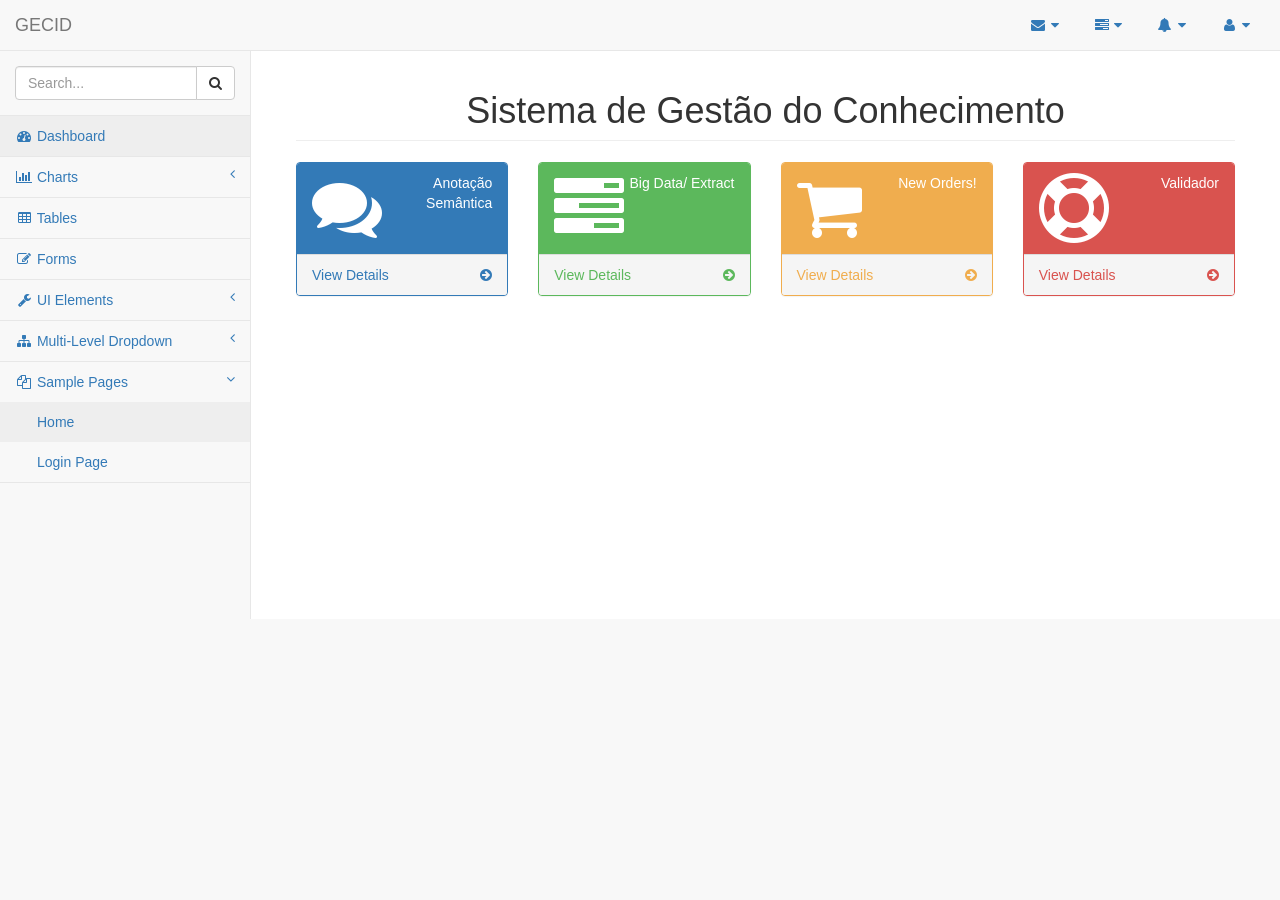
<file: PrototipoOntologia/web/index.html>
<!DOCTYPE html>
<html>
<head>
<meta http-equiv="refresh" content="0;url=pages/index.html">
<title>SB Admin 2</title>
<script language="javascript">
    window.location.href = "pages/index.html"
</script>
</head>
<body>
Go to <a href="pages/index.html">/pages/index.html</a>
</body>
</html>
</file>
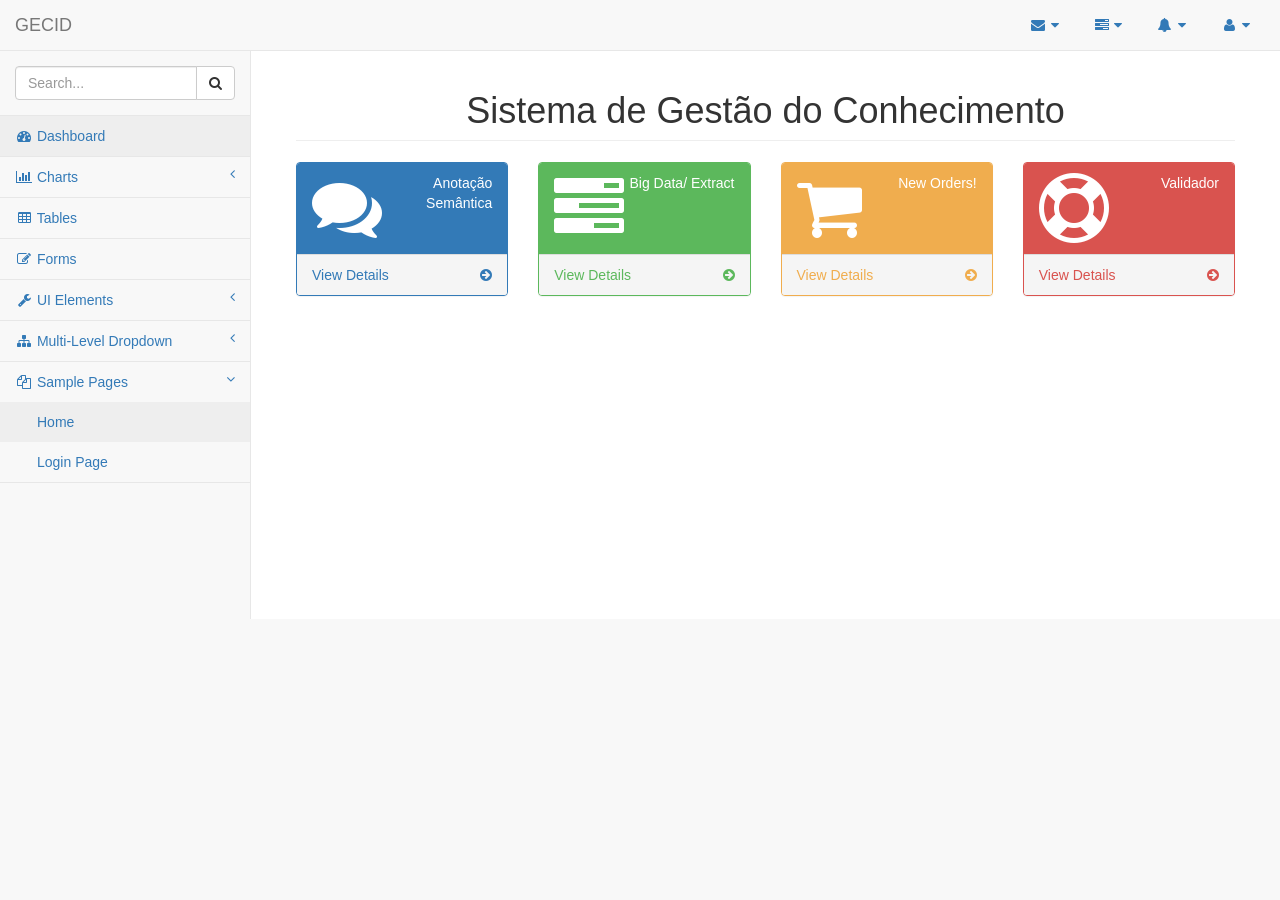
<file: PrototipoOntologia/web/pages/index.html>
<!DOCTYPE html>
<html lang="en">

<head>

    <meta charset="utf-8">
    <meta http-equiv="X-UA-Compatible" content="IE=edge">
    <meta name="viewport" content="width=device-width, initial-scale=1">
    <meta name="description" content="">
    <meta name="author" content="">

    <title>GCID</title>

    <!-- Bootstrap Core CSS -->
    <link href="../vendor/bootstrap/css/bootstrap.min.css" rel="stylesheet">

    <!-- MetisMenu CSS -->
    <link href="../vendor/metisMenu/metisMenu.min.css" rel="stylesheet">

    <!-- Custom CSS -->
    <link href="../dist/css/sb-admin-2.css" rel="stylesheet">

    <!-- Custom Fonts -->
    <link href="../vendor/font-awesome/css/font-awesome.min.css" rel="stylesheet" type="text/css">

    <!-- HTML5 Shim and Respond.js IE8 support of HTML5 elements and media queries -->
    <!-- WARNING: Respond.js doesn't work if you view the page via file:// -->
    <!--[if lt IE 9]>
        <script src="https://oss.maxcdn.com/libs/html5shiv/3.7.0/html5shiv.js"></script>
        <script src="https://oss.maxcdn.com/libs/respond.js/1.4.2/respond.min.js"></script>
    <![endif]-->

</head>

<body>

    <div id="wrapper">

        <!-- Navigation -->
        <nav class="navbar navbar-default navbar-static-top" role="navigation" style="margin-bottom: 0">
            <div class="navbar-header">
                <button type="button" class="navbar-toggle" data-toggle="collapse" data-target=".navbar-collapse">
                    <span class="sr-only">Toggle navigation</span>
                    <span class="icon-bar"></span>
                    <span class="icon-bar"></span>
                    <span class="icon-bar"></span>
                </button>
                <a class="navbar-brand" href="index.html">GECID</a>
            </div>
            <!-- /.navbar-header -->

            <ul class="nav navbar-top-links navbar-right">
                <li class="dropdown">
                    <a class="dropdown-toggle" data-toggle="dropdown" href="#">
                        <i class="fa fa-envelope fa-fw"></i> <i class="fa fa-caret-down"></i>
                    </a>
                    <ul class="dropdown-menu dropdown-messages">
                        <li>
                            <a href="#">
                                <div>
                                    <strong>John Smith</strong>
                                    <span class="pull-right text-muted">
                                        <em>Yesterday</em>
                                    </span>
                                </div>
                                <div>Lorem ipsum dolor sit amet, consectetur adipiscing elit. Pellentesque eleifend...</div>
                            </a>
                        </li>
                        <li class="divider"></li>
                        <li>
                            <a href="#">
                                <div>
                                    <strong>John Smith</strong>
                                    <span class="pull-right text-muted">
                                        <em>Yesterday</em>
                                    </span>
                                </div>
                                <div>Lorem ipsum dolor sit amet, consectetur adipiscing elit. Pellentesque eleifend...</div>
                            </a>
                        </li>
                        <li class="divider"></li>
                        <li>
                            <a href="#">
                                <div>
                                    <strong>John Smith</strong>
                                    <span class="pull-right text-muted">
                                        <em>Yesterday</em>
                                    </span>
                                </div>
                                <div>Lorem ipsum dolor sit amet, consectetur adipiscing elit. Pellentesque eleifend...</div>
                            </a>
                        </li>
                        <li class="divider"></li>
                        <li>
                            <a class="text-center" href="#">
                                <strong>Read All Messages</strong>
                                <i class="fa fa-angle-right"></i>
                            </a>
                        </li>
                    </ul>
                    <!-- /.dropdown-messages -->
                </li>
                <!-- /.dropdown -->
                <li class="dropdown">
                    <a class="dropdown-toggle" data-toggle="dropdown" href="#">
                        <i class="fa fa-tasks fa-fw"></i> <i class="fa fa-caret-down"></i>
                    </a>
                    <ul class="dropdown-menu dropdown-tasks">
                        <li>
                            <a href="#">
                                <div>
                                    <p>
                                        <strong>Task 1</strong>
                                        <span class="pull-right text-muted">40% Complete</span>
                                    </p>
                                    <div class="progress progress-striped active">
                                        <div class="progress-bar progress-bar-success" role="progressbar" aria-valuenow="40" aria-valuemin="0" aria-valuemax="100" style="width: 40%">
                                            <span class="sr-only">40% Complete (success)</span>
                                        </div>
                                    </div>
                                </div>
                            </a>
                        </li>
                        <li class="divider"></li>
                        <li>
                            <a href="#">
                                <div>
                                    <p>
                                        <strong>Task 2</strong>
                                        <span class="pull-right text-muted">20% Complete</span>
                                    </p>
                                    <div class="progress progress-striped active">
                                        <div class="progress-bar progress-bar-info" role="progressbar" aria-valuenow="20" aria-valuemin="0" aria-valuemax="100" style="width: 20%">
                                            <span class="sr-only">20% Complete</span>
                                        </div>
                                    </div>
                                </div>
                            </a>
                        </li>
                        <li class="divider"></li>
                        <li>
                            <a href="#">
                                <div>
                                    <p>
                                        <strong>Task 3</strong>
                                        <span class="pull-right text-muted">60% Complete</span>
                                    </p>
                                    <div class="progress progress-striped active">
                                        <div class="progress-bar progress-bar-warning" role="progressbar" aria-valuenow="60" aria-valuemin="0" aria-valuemax="100" style="width: 60%">
                                            <span class="sr-only">60% Complete (warning)</span>
                                        </div>
                                    </div>
                                </div>
                            </a>
                        </li>
                        <li class="divider"></li>
                        <li>
                            <a href="#">
                                <div>
                                    <p>
                                        <strong>Task 4</strong>
                                        <span class="pull-right text-muted">80% Complete</span>
                                    </p>
                                    <div class="progress progress-striped active">
                                        <div class="progress-bar progress-bar-danger" role="progressbar" aria-valuenow="80" aria-valuemin="0" aria-valuemax="100" style="width: 80%">
                                            <span class="sr-only">80% Complete (danger)</span>
                                        </div>
                                    </div>
                                </div>
                            </a>
                        </li>
                        <li class="divider"></li>
                        <li>
                            <a class="text-center" href="#">
                                <strong>See All Tasks</strong>
                                <i class="fa fa-angle-right"></i>
                            </a>
                        </li>
                    </ul>
                    <!-- /.dropdown-tasks -->
                </li>
                <!-- /.dropdown -->
                <li class="dropdown">
                    <a class="dropdown-toggle" data-toggle="dropdown" href="#">
                        <i class="fa fa-bell fa-fw"></i> <i class="fa fa-caret-down"></i>
                    </a>
                    <ul class="dropdown-menu dropdown-alerts">
                        <li>
                            <a href="#">
                                <div>
                                    <i class="fa fa-comment fa-fw"></i> New Comment
                                    <span class="pull-right text-muted small">4 minutes ago</span>
                                </div>
                            </a>
                        </li>
                        <li class="divider"></li>
                        <li>
                            <a href="#">
                                <div>
                                    <i class="fa fa-twitter fa-fw"></i> 3 New Followers
                                    <span class="pull-right text-muted small">12 minutes ago</span>
                                </div>
                            </a>
                        </li>
                        <li class="divider"></li>
                        <li>
                            <a href="#">
                                <div>
                                    <i class="fa fa-envelope fa-fw"></i> Message Sent
                                    <span class="pull-right text-muted small">4 minutes ago</span>
                                </div>
                            </a>
                        </li>
                        <li class="divider"></li>
                        <li>
                            <a href="#">
                                <div>
                                    <i class="fa fa-tasks fa-fw"></i> New Task
                                    <span class="pull-right text-muted small">4 minutes ago</span>
                                </div>
                            </a>
                        </li>
                        <li class="divider"></li>
                        <li>
                            <a href="#">
                                <div>
                                    <i class="fa fa-upload fa-fw"></i> Server Rebooted
                                    <span class="pull-right text-muted small">4 minutes ago</span>
                                </div>
                            </a>
                        </li>
                        <li class="divider"></li>
                        <li>
                            <a class="text-center" href="#">
                                <strong>See All Alerts</strong>
                                <i class="fa fa-angle-right"></i>
                            </a>
                        </li>
                    </ul>
                    <!-- /.dropdown-alerts -->
                </li>
                <!-- /.dropdown -->
                <li class="dropdown">
                    <a class="dropdown-toggle" data-toggle="dropdown" href="#">
                        <i class="fa fa-user fa-fw"></i> <i class="fa fa-caret-down"></i>
                    </a>
                    <ul class="dropdown-menu dropdown-user">
                        <li><a href="#"><i class="fa fa-user fa-fw"></i> User Profile</a>
                        </li>
                        <li><a href="#"><i class="fa fa-gear fa-fw"></i> Settings</a>
                        </li>
                        <li class="divider"></li>
                        <li><a href="login.html"><i class="fa fa-sign-out fa-fw"></i> Logout</a>
                        </li>
                    </ul>
                    <!-- /.dropdown-user -->
                </li>
                <!-- /.dropdown -->
            </ul>
            <!-- /.navbar-top-links -->

            <div class="navbar-default sidebar" role="navigation">
                <div class="sidebar-nav navbar-collapse">
                    <ul class="nav" id="side-menu">
                        <li class="sidebar-search">
                            <div class="input-group custom-search-form">
                                <input type="text" class="form-control" placeholder="Search...">
                                <span class="input-group-btn">
                                    <button class="btn btn-default" type="button">
                                        <i class="fa fa-search"></i>
                                    </button>
                                </span>
                            </div>
                            <!-- /input-group -->
                        </li>
                        <li>
                            <a href="index.html"><i class="fa fa-dashboard fa-fw"></i> Dashboard</a>
                        </li>
                        <li>
                            <a href="#"><i class="fa fa-bar-chart-o fa-fw"></i> Charts<span class="fa arrow"></span></a>
                            <ul class="nav nav-second-level">
                                <li>
                                    <a href="flot.html">Flot Charts</a>
                                </li>
                                <li>
                                    <a href="morris.html">Morris.js Charts</a>
                                </li>
                            </ul>
                            <!-- /.nav-second-level -->
                        </li>
                        <li>
                            <a href="tables.html"><i class="fa fa-table fa-fw"></i> Tables</a>
                        </li>
                        <li>
                            <a href="forms.html"><i class="fa fa-edit fa-fw"></i> Forms</a>
                        </li>
                        <li>
                            <a href="#"><i class="fa fa-wrench fa-fw"></i> UI Elements<span class="fa arrow"></span></a>
                            <ul class="nav nav-second-level">
                                <li>
                                    <a href="panels-wells.html">Panels and Wells</a>
                                </li>
                                <li>
                                    <a href="buttons.html">Buttons</a>
                                </li>
                                <li>
                                    <a href="notifications.html">Notifications</a>
                                </li>
                                <li>
                                    <a href="typography.html">Typography</a>
                                </li>
                                <li>
                                    <a href="icons.html"> Icons</a>
                                </li>
                                <li>
                                    <a href="grid.html">Grid</a>
                                </li>
                            </ul>
                            <!-- /.nav-second-level -->
                        </li>
                        <li>
                            <a href="#"><i class="fa fa-sitemap fa-fw"></i> Multi-Level Dropdown<span class="fa arrow"></span></a>
                            <ul class="nav nav-second-level">
                                <li>
                                    <a href="#">Second Level Item</a>
                                </li>
                                <li>
                                    <a href="#">Second Level Item</a>
                                </li>
                                <li>
                                    <a href="#">Third Level <span class="fa arrow"></span></a>
                                    <ul class="nav nav-third-level">
                                        <li>
                                            <a href="#">Third Level Item</a>
                                        </li>
                                        <li>
                                            <a href="#">Third Level Item</a>
                                        </li>
                                        <li>
                                            <a href="#">Third Level Item</a>
                                        </li>
                                        <li>
                                            <a href="#">Third Level Item</a>
                                        </li>
                                    </ul>
                                    <!-- /.nav-third-level -->
                                </li>
                            </ul>
                            <!-- /.nav-second-level -->
                        </li>
                        <li class="active">
                            <a href="#"><i class="fa fa-files-o fa-fw"></i> Sample Pages<span class="fa arrow"></span></a>
                            <ul class="nav nav-second-level">
                                <li>
                                    <a class="active" href="index.html">Home</a>
                                </li>
                                <li>
                                    <a href="login.html">Login Page</a>
                                </li>
                            </ul>
                            <!-- /.nav-second-level -->
                        </li>
                    </ul>
                </div>
                <!-- /.sidebar-collapse -->
            </div>
            <!-- /.navbar-static-side -->
        </nav>

        <!-- Page Content -->
        <div id="page-wrapper">
            <div class="container-fluid">
                <div class="row">
                    <div class="col-lg-12">
                        <center><h1 class="page-header">Sistema de Gestão do Conhecimento</h1></center>
                    </div>
                    <!-- /.col-lg-12 -->
                </div>
                  <div class="row">
                <div class="col-lg-12">
                    <!-- <h1 class="page-header">Dashboard</h1> -->
                </div>
                <!-- /.col-lg-12 -->
            </div>
            <!-- /.row -->
            <div class="row">
                <div class="col-lg-3 col-md-6">
                    <div class="panel panel-primary">
                        <div class="panel-heading">
                            <div class="row">
                                <div class="col-xs-3">
                                    <i class="fa fa-comments fa-5x"></i>
                                </div>
                                <div class="col-xs-9 text-right">
                                    <div class="huge"></div>
                                    <div>Anotação Semântica</div>
                                </div>
                            </div>
                        </div>
                        <a href="#">
                            <div class="panel-footer">
                                <span class="pull-left">View Details</span>
                                <span class="pull-right"><i class="fa fa-arrow-circle-right"></i></span>
                                <div class="clearfix"></div>
                            </div>
                        </a>
                    </div>
                </div>
                <div class="col-lg-3 col-md-6">
                    <div class="panel panel-green">
                        <div class="panel-heading">
                            <div class="row">
                                <div class="col-xs-3">
                                    <i class="fa fa-tasks fa-5x"></i>
                                </div>
                                <div class="col-xs-9 text-right">
                                    <div class="huge"></div>
                                    <div>Big Data/ Extract</div>
                                </div>
                            </div>
                        </div>
                        <a href="#">
                            <div class="panel-footer">
                                <span class="pull-left">View Details</span>
                                <span class="pull-right"><i class="fa fa-arrow-circle-right"></i></span>
                                <div class="clearfix"></div>
                            </div>
                        </a>
                    </div>
                </div>
                <div class="col-lg-3 col-md-6">
                    <div class="panel panel-yellow">
                        <div class="panel-heading">
                            <div class="row">
                                <div class="col-xs-3">
                                    <i class="fa fa-shopping-cart fa-5x"></i>
                                </div>
                                <div class="col-xs-9 text-right">
                                    <div class="huge"></div>
                                    <div>New Orders!</div>
                                </div>
                            </div>
                        </div>
                        <a href="#">
                            <div class="panel-footer">
                                <span class="pull-left">View Details</span>
                                <span class="pull-right"><i class="fa fa-arrow-circle-right"></i></span>
                                <div class="clearfix"></div>
                            </div>
                        </a>
                    </div>
                </div>
                <div class="col-lg-3 col-md-6">
                    <div class="panel panel-red">
                        <div class="panel-heading">
                            <div class="row">
                                <div class="col-xs-3">
                                    <i class="fa fa-support fa-5x"></i>
                                </div>
                                <div class="col-xs-9 text-right">
                                    <div class="huge"></div>
                                    <div>Validador</div>
                                </div>
                            </div>
                        </div>
                        <a href="#">
                            <div class="panel-footer">
                                <span class="pull-left">View Details</span>
                                <span class="pull-right"><i class="fa fa-arrow-circle-right"></i></span>
                                <div class="clearfix"></div>
                            </div>
                        </a>
                    </div>
                </div>
            </div>
                <!-- /.row -->
            </div>
            <!-- /.container-fluid -->
        </div>
        <!-- /#page-wrapper -->

    </div>
    <!-- /#wrapper -->

    <!-- jQuery -->
    <script src="../vendor/jquery/jquery.min.js"></script>

    <!-- Bootstrap Core JavaScript -->
    <script src="../vendor/bootstrap/js/bootstrap.min.js"></script>

    <!-- Metis Menu Plugin JavaScript -->
    <script src="../vendor/metisMenu/metisMenu.min.js"></script>

    <!-- Custom Theme JavaScript -->
    <script src="../dist/js/sb-admin-2.js"></script>

</body>

</html>
</file>
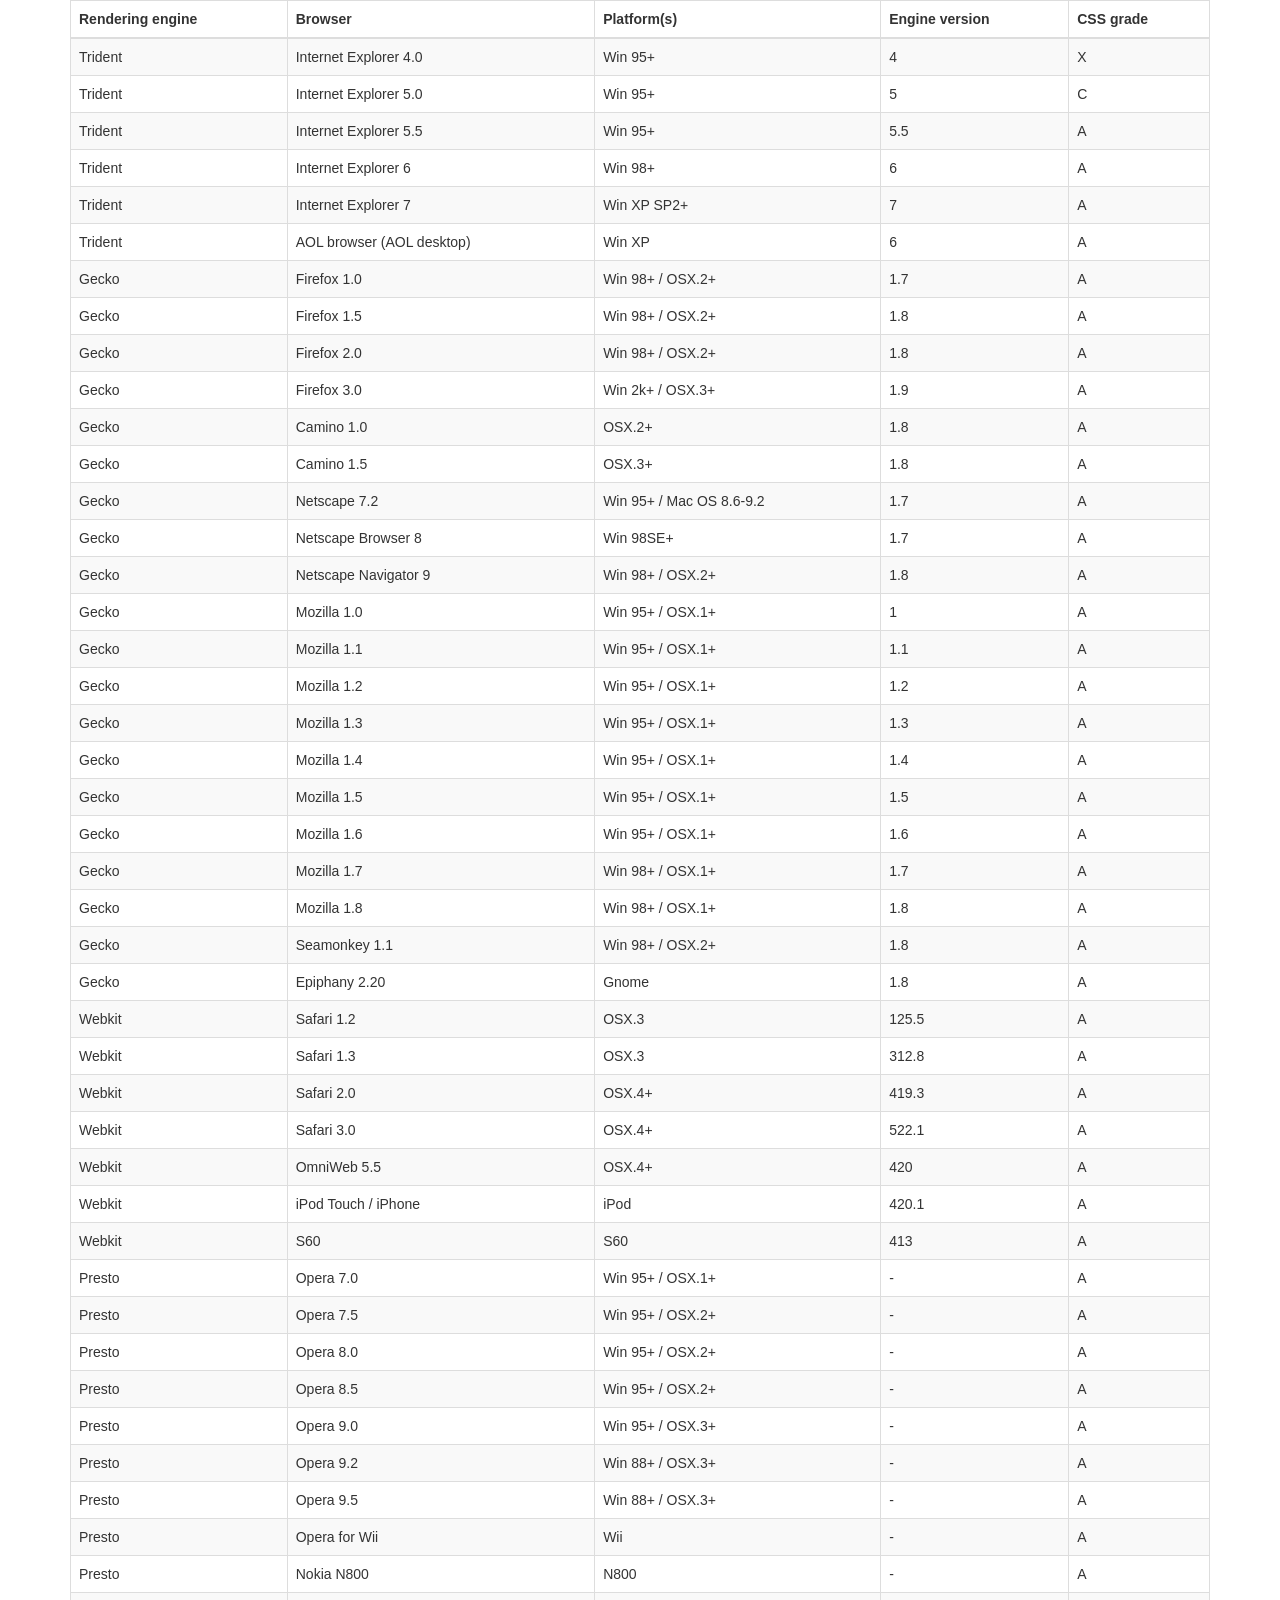
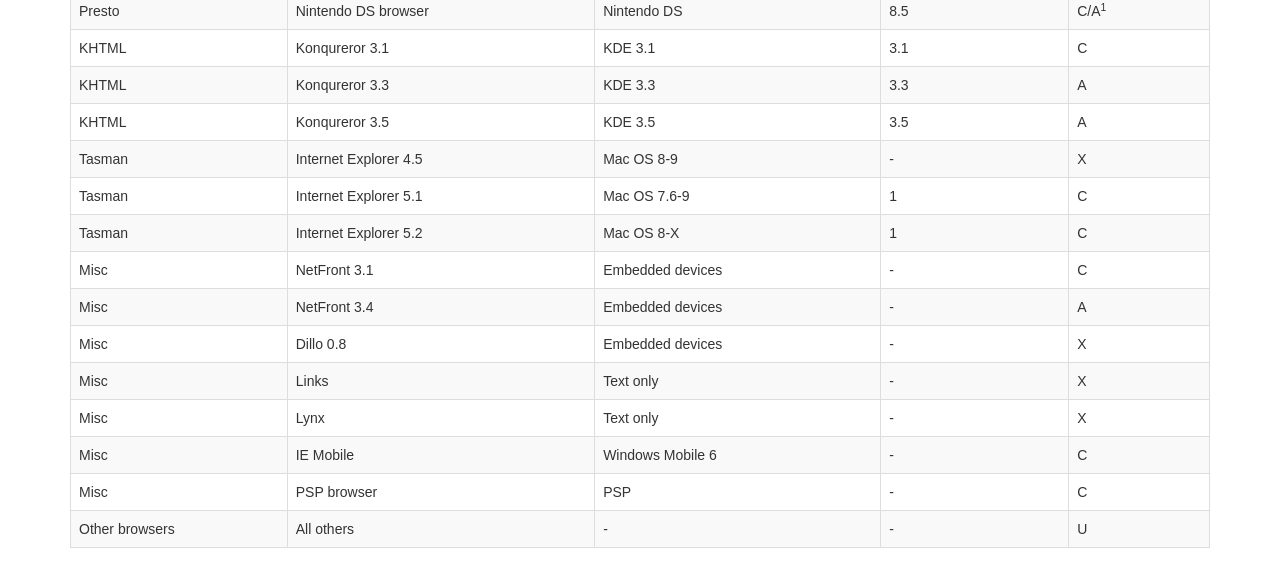
<file: PrototipoOntologia/web/vendor/datatables-plugins/index.html>
<!DOCTYPE HTML PUBLIC "-//W3C//DTD HTML 4.01//EN" "http://www.w3.org/TR/html4/strict.dtd">
<html>
	<head>
		<meta http-equiv="content-type" content="text/html; charset=utf-8" />
		
		<title>DataTables Bootstrap 3 example</title>

		<link rel="stylesheet" type="text/css" href="//maxcdn.bootstrapcdn.com/bootstrap/3.3.0/css/bootstrap.min.css">
		<link rel="stylesheet" type="text/css" href="dataTables.bootstrap.css">

		<script type="text/javascript" language="javascript" src="//code.jquery.com/jquery-1.11.1.min.js"></script>
		<script type="text/javascript" language="javascript" src="//cdn.datatables.net/1.10.3/js/jquery.dataTables.min.js"></script>
		<script type="text/javascript" language="javascript" src="dataTables.bootstrap.js"></script>
		<script type="text/javascript" charset="utf-8">
			$(document).ready(function() {
				$('#example').dataTable();
			} );
		</script>
	</head>
	<body>
		<div class="container">
			
<table cellpadding="0" cellspacing="0" border="0" class="table table-striped table-bordered" id="example">
	<thead>
		<tr>
			<th>Rendering engine</th>
			<th>Browser</th>
			<th>Platform(s)</th>
			<th>Engine version</th>
			<th>CSS grade</th>
		</tr>
	</thead>
	<tbody>
		<tr class="odd gradeX">
			<td>Trident</td>
			<td>Internet
				 Explorer 4.0</td>
			<td>Win 95+</td>
			<td class="center"> 4</td>
			<td class="center">X</td>
		</tr>
		<tr class="even gradeC">
			<td>Trident</td>
			<td>Internet
				 Explorer 5.0</td>
			<td>Win 95+</td>
			<td class="center">5</td>
			<td class="center">C</td>
		</tr>
		<tr class="odd gradeA">
			<td>Trident</td>
			<td>Internet
				 Explorer 5.5</td>
			<td>Win 95+</td>
			<td class="center">5.5</td>
			<td class="center">A</td>
		</tr>
		<tr class="even gradeA">
			<td>Trident</td>
			<td>Internet
				 Explorer 6</td>
			<td>Win 98+</td>
			<td class="center">6</td>
			<td class="center">A</td>
		</tr>
		<tr class="odd gradeA">
			<td>Trident</td>
			<td>Internet Explorer 7</td>
			<td>Win XP SP2+</td>
			<td class="center">7</td>
			<td class="center">A</td>
		</tr>
		<tr class="even gradeA">
			<td>Trident</td>
			<td>AOL browser (AOL desktop)</td>
			<td>Win XP</td>
			<td class="center">6</td>
			<td class="center">A</td>
		</tr>
		<tr class="gradeA">
			<td>Gecko</td>
			<td>Firefox 1.0</td>
			<td>Win 98+ / OSX.2+</td>
			<td class="center">1.7</td>
			<td class="center">A</td>
		</tr>
		<tr class="gradeA">
			<td>Gecko</td>
			<td>Firefox 1.5</td>
			<td>Win 98+ / OSX.2+</td>
			<td class="center">1.8</td>
			<td class="center">A</td>
		</tr>
		<tr class="gradeA">
			<td>Gecko</td>
			<td>Firefox 2.0</td>
			<td>Win 98+ / OSX.2+</td>
			<td class="center">1.8</td>
			<td class="center">A</td>
		</tr>
		<tr class="gradeA">
			<td>Gecko</td>
			<td>Firefox 3.0</td>
			<td>Win 2k+ / OSX.3+</td>
			<td class="center">1.9</td>
			<td class="center">A</td>
		</tr>
		<tr class="gradeA">
			<td>Gecko</td>
			<td>Camino 1.0</td>
			<td>OSX.2+</td>
			<td class="center">1.8</td>
			<td class="center">A</td>
		</tr>
		<tr class="gradeA">
			<td>Gecko</td>
			<td>Camino 1.5</td>
			<td>OSX.3+</td>
			<td class="center">1.8</td>
			<td class="center">A</td>
		</tr>
		<tr class="gradeA">
			<td>Gecko</td>
			<td>Netscape 7.2</td>
			<td>Win 95+ / Mac OS 8.6-9.2</td>
			<td class="center">1.7</td>
			<td class="center">A</td>
		</tr>
		<tr class="gradeA">
			<td>Gecko</td>
			<td>Netscape Browser 8</td>
			<td>Win 98SE+</td>
			<td class="center">1.7</td>
			<td class="center">A</td>
		</tr>
		<tr class="gradeA">
			<td>Gecko</td>
			<td>Netscape Navigator 9</td>
			<td>Win 98+ / OSX.2+</td>
			<td class="center">1.8</td>
			<td class="center">A</td>
		</tr>
		<tr class="gradeA">
			<td>Gecko</td>
			<td>Mozilla 1.0</td>
			<td>Win 95+ / OSX.1+</td>
			<td class="center">1</td>
			<td class="center">A</td>
		</tr>
		<tr class="gradeA">
			<td>Gecko</td>
			<td>Mozilla 1.1</td>
			<td>Win 95+ / OSX.1+</td>
			<td class="center">1.1</td>
			<td class="center">A</td>
		</tr>
		<tr class="gradeA">
			<td>Gecko</td>
			<td>Mozilla 1.2</td>
			<td>Win 95+ / OSX.1+</td>
			<td class="center">1.2</td>
			<td class="center">A</td>
		</tr>
		<tr class="gradeA">
			<td>Gecko</td>
			<td>Mozilla 1.3</td>
			<td>Win 95+ / OSX.1+</td>
			<td class="center">1.3</td>
			<td class="center">A</td>
		</tr>
		<tr class="gradeA">
			<td>Gecko</td>
			<td>Mozilla 1.4</td>
			<td>Win 95+ / OSX.1+</td>
			<td class="center">1.4</td>
			<td class="center">A</td>
		</tr>
		<tr class="gradeA">
			<td>Gecko</td>
			<td>Mozilla 1.5</td>
			<td>Win 95+ / OSX.1+</td>
			<td class="center">1.5</td>
			<td class="center">A</td>
		</tr>
		<tr class="gradeA">
			<td>Gecko</td>
			<td>Mozilla 1.6</td>
			<td>Win 95+ / OSX.1+</td>
			<td class="center">1.6</td>
			<td class="center">A</td>
		</tr>
		<tr class="gradeA">
			<td>Gecko</td>
			<td>Mozilla 1.7</td>
			<td>Win 98+ / OSX.1+</td>
			<td class="center">1.7</td>
			<td class="center">A</td>
		</tr>
		<tr class="gradeA">
			<td>Gecko</td>
			<td>Mozilla 1.8</td>
			<td>Win 98+ / OSX.1+</td>
			<td class="center">1.8</td>
			<td class="center">A</td>
		</tr>
		<tr class="gradeA">
			<td>Gecko</td>
			<td>Seamonkey 1.1</td>
			<td>Win 98+ / OSX.2+</td>
			<td class="center">1.8</td>
			<td class="center">A</td>
		</tr>
		<tr class="gradeA">
			<td>Gecko</td>
			<td>Epiphany 2.20</td>
			<td>Gnome</td>
			<td class="center">1.8</td>
			<td class="center">A</td>
		</tr>
		<tr class="gradeA">
			<td>Webkit</td>
			<td>Safari 1.2</td>
			<td>OSX.3</td>
			<td class="center">125.5</td>
			<td class="center">A</td>
		</tr>
		<tr class="gradeA">
			<td>Webkit</td>
			<td>Safari 1.3</td>
			<td>OSX.3</td>
			<td class="center">312.8</td>
			<td class="center">A</td>
		</tr>
		<tr class="gradeA">
			<td>Webkit</td>
			<td>Safari 2.0</td>
			<td>OSX.4+</td>
			<td class="center">419.3</td>
			<td class="center">A</td>
		</tr>
		<tr class="gradeA">
			<td>Webkit</td>
			<td>Safari 3.0</td>
			<td>OSX.4+</td>
			<td class="center">522.1</td>
			<td class="center">A</td>
		</tr>
		<tr class="gradeA">
			<td>Webkit</td>
			<td>OmniWeb 5.5</td>
			<td>OSX.4+</td>
			<td class="center">420</td>
			<td class="center">A</td>
		</tr>
		<tr class="gradeA">
			<td>Webkit</td>
			<td>iPod Touch / iPhone</td>
			<td>iPod</td>
			<td class="center">420.1</td>
			<td class="center">A</td>
		</tr>
		<tr class="gradeA">
			<td>Webkit</td>
			<td>S60</td>
			<td>S60</td>
			<td class="center">413</td>
			<td class="center">A</td>
		</tr>
		<tr class="gradeA">
			<td>Presto</td>
			<td>Opera 7.0</td>
			<td>Win 95+ / OSX.1+</td>
			<td class="center">-</td>
			<td class="center">A</td>
		</tr>
		<tr class="gradeA">
			<td>Presto</td>
			<td>Opera 7.5</td>
			<td>Win 95+ / OSX.2+</td>
			<td class="center">-</td>
			<td class="center">A</td>
		</tr>
		<tr class="gradeA">
			<td>Presto</td>
			<td>Opera 8.0</td>
			<td>Win 95+ / OSX.2+</td>
			<td class="center">-</td>
			<td class="center">A</td>
		</tr>
		<tr class="gradeA">
			<td>Presto</td>
			<td>Opera 8.5</td>
			<td>Win 95+ / OSX.2+</td>
			<td class="center">-</td>
			<td class="center">A</td>
		</tr>
		<tr class="gradeA">
			<td>Presto</td>
			<td>Opera 9.0</td>
			<td>Win 95+ / OSX.3+</td>
			<td class="center">-</td>
			<td class="center">A</td>
		</tr>
		<tr class="gradeA">
			<td>Presto</td>
			<td>Opera 9.2</td>
			<td>Win 88+ / OSX.3+</td>
			<td class="center">-</td>
			<td class="center">A</td>
		</tr>
		<tr class="gradeA">
			<td>Presto</td>
			<td>Opera 9.5</td>
			<td>Win 88+ / OSX.3+</td>
			<td class="center">-</td>
			<td class="center">A</td>
		</tr>
		<tr class="gradeA">
			<td>Presto</td>
			<td>Opera for Wii</td>
			<td>Wii</td>
			<td class="center">-</td>
			<td class="center">A</td>
		</tr>
		<tr class="gradeA">
			<td>Presto</td>
			<td>Nokia N800</td>
			<td>N800</td>
			<td class="center">-</td>
			<td class="center">A</td>
		</tr>
		<tr class="gradeA">
			<td>Presto</td>
			<td>Nintendo DS browser</td>
			<td>Nintendo DS</td>
			<td class="center">8.5</td>
			<td class="center">C/A<sup>1</sup></td>
		</tr>
		<tr class="gradeC">
			<td>KHTML</td>
			<td>Konqureror 3.1</td>
			<td>KDE 3.1</td>
			<td class="center">3.1</td>
			<td class="center">C</td>
		</tr>
		<tr class="gradeA">
			<td>KHTML</td>
			<td>Konqureror 3.3</td>
			<td>KDE 3.3</td>
			<td class="center">3.3</td>
			<td class="center">A</td>
		</tr>
		<tr class="gradeA">
			<td>KHTML</td>
			<td>Konqureror 3.5</td>
			<td>KDE 3.5</td>
			<td class="center">3.5</td>
			<td class="center">A</td>
		</tr>
		<tr class="gradeX">
			<td>Tasman</td>
			<td>Internet Explorer 4.5</td>
			<td>Mac OS 8-9</td>
			<td class="center">-</td>
			<td class="center">X</td>
		</tr>
		<tr class="gradeC">
			<td>Tasman</td>
			<td>Internet Explorer 5.1</td>
			<td>Mac OS 7.6-9</td>
			<td class="center">1</td>
			<td class="center">C</td>
		</tr>
		<tr class="gradeC">
			<td>Tasman</td>
			<td>Internet Explorer 5.2</td>
			<td>Mac OS 8-X</td>
			<td class="center">1</td>
			<td class="center">C</td>
		</tr>
		<tr class="gradeA">
			<td>Misc</td>
			<td>NetFront 3.1</td>
			<td>Embedded devices</td>
			<td class="center">-</td>
			<td class="center">C</td>
		</tr>
		<tr class="gradeA">
			<td>Misc</td>
			<td>NetFront 3.4</td>
			<td>Embedded devices</td>
			<td class="center">-</td>
			<td class="center">A</td>
		</tr>
		<tr class="gradeX">
			<td>Misc</td>
			<td>Dillo 0.8</td>
			<td>Embedded devices</td>
			<td class="center">-</td>
			<td class="center">X</td>
		</tr>
		<tr class="gradeX">
			<td>Misc</td>
			<td>Links</td>
			<td>Text only</td>
			<td class="center">-</td>
			<td class="center">X</td>
		</tr>
		<tr class="gradeX">
			<td>Misc</td>
			<td>Lynx</td>
			<td>Text only</td>
			<td class="center">-</td>
			<td class="center">X</td>
		</tr>
		<tr class="gradeC">
			<td>Misc</td>
			<td>IE Mobile</td>
			<td>Windows Mobile 6</td>
			<td class="center">-</td>
			<td class="center">C</td>
		</tr>
		<tr class="gradeC">
			<td>Misc</td>
			<td>PSP browser</td>
			<td>PSP</td>
			<td class="center">-</td>
			<td class="center">C</td>
		</tr>
		<tr class="gradeU">
			<td>Other browsers</td>
			<td>All others</td>
			<td>-</td>
			<td class="center">-</td>
			<td class="center">U</td>
		</tr>
	</tbody>
</table>
			
		</div>
	</body>
</html>
</file>
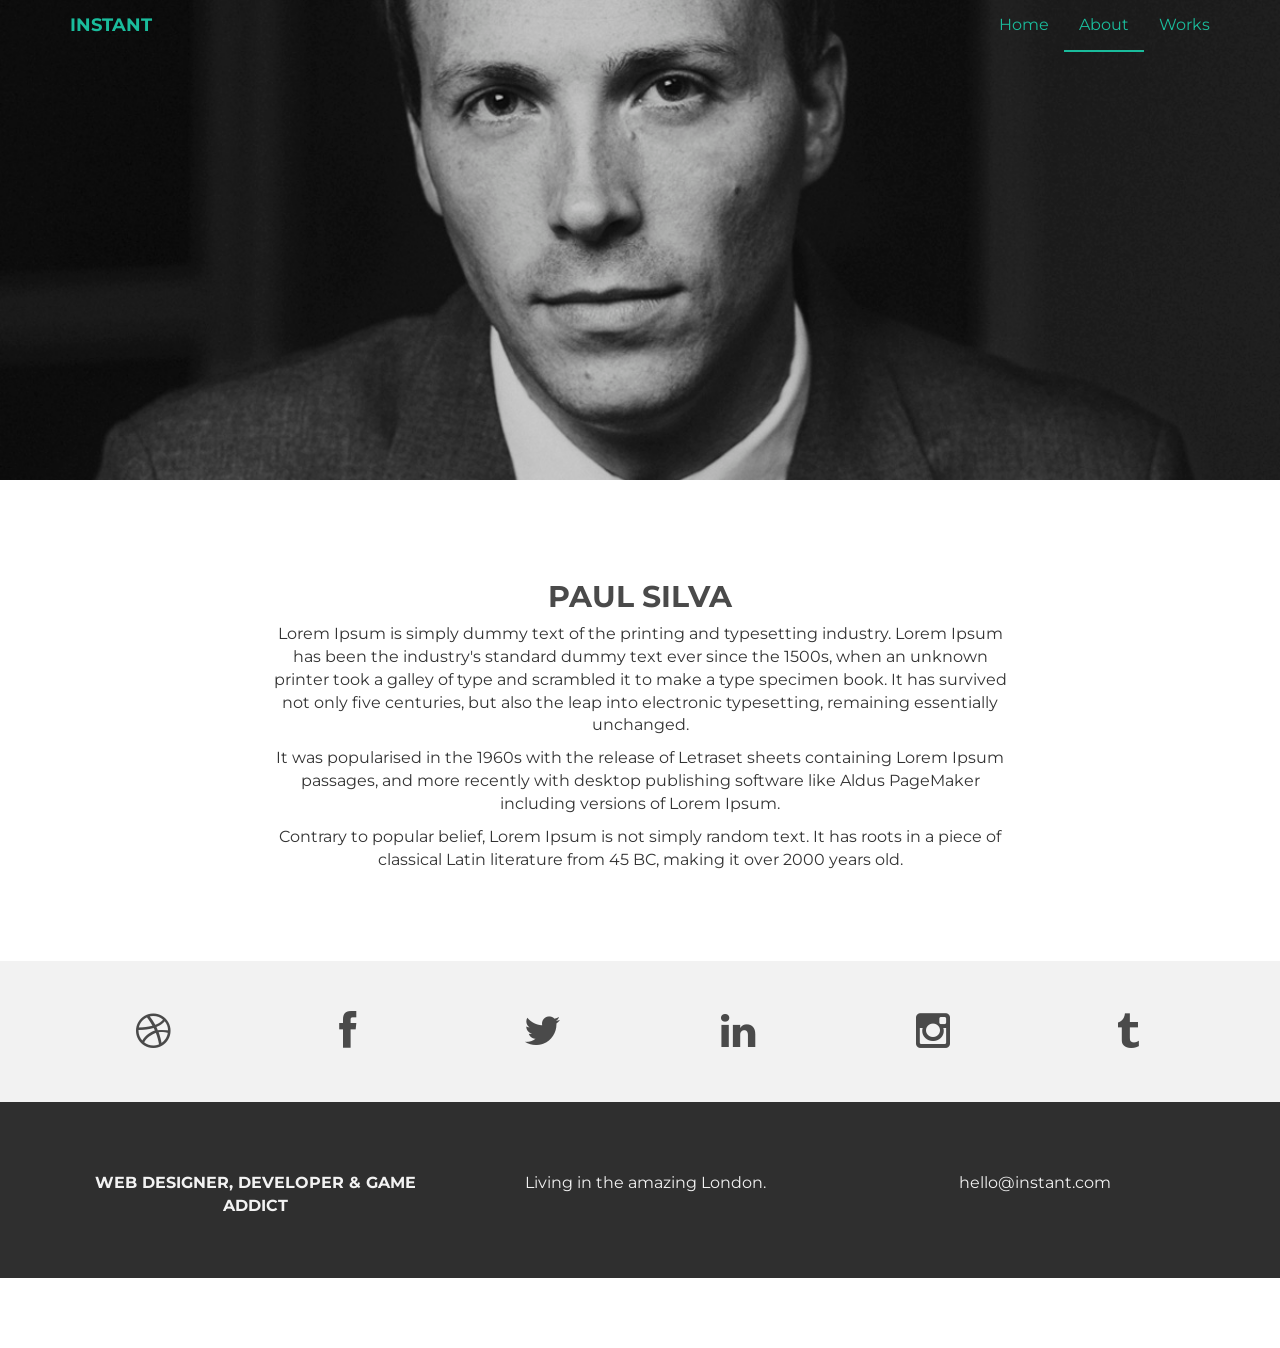
<file: PrototipoOntologia/web/about.html>
<!DOCTYPE html>
<html lang="en">
  <head>
    <meta charset="utf-8">
    <meta http-equiv="X-UA-Compatible" content="IE=edge">
    <meta name="viewport" content="width=device-width, initial-scale=1">
    <meta name="description" content="">
    <meta name="author" content="">
    <link rel="shortcut icon" href="assets/ico/favicon.ico">

    <title>INSTANT - Bootstrap Theme</title>

    <!-- Bootstrap core CSS -->
    <link href="assets/css/bootstrap.css" rel="stylesheet">

    <!-- Custom styles for this template -->
    <link href="assets/css/style.css" rel="stylesheet">
    <link href="assets/css/font-awesome.min.css" rel="stylesheet">

    <!-- Just for debugging purposes. Don't actually copy this line! -->
    <!--[if lt IE 9]><script src="../../assets/js/ie8-responsive-file-warning.js"></script><![endif]-->

    <!-- HTML5 shim and Respond.js IE8 support of HTML5 elements and media queries -->
    <!--[if lt IE 9]>
      <script src="https://oss.maxcdn.com/libs/html5shiv/3.7.0/html5shiv.js"></script>
      <script src="https://oss.maxcdn.com/libs/respond.js/1.4.2/respond.min.js"></script>
    <![endif]-->
  </head>

  <body>

    <!-- Static navbar -->
    <div class="navbar navbar-default navbar-fixed-top" role="navigation">
      <div class="container">
        <div class="navbar-header">
          <button type="button" class="navbar-toggle" data-toggle="collapse" data-target=".navbar-collapse">
            <span class="sr-only">Toggle navigation</span>
            <span class="icon-bar"></span>
            <span class="icon-bar"></span>
            <span class="icon-bar"></span>
          </button>
          <a class="navbar-brand" href="index.html">INSTANT</a>
        </div>
        <div class="navbar-collapse collapse">
          <ul class="nav navbar-nav navbar-right">
            <li><a href="index.html">Home</a></li>
            <li class="active"><a href="about.html">About</a></li>
            <li><a href="index.html#works">Works</a></li>
          </ul>
        </div><!--/.nav-collapse -->
      </div>
    </div>


	<div id="aboutwrap">
	    <div class="container">
			<div class="row">
				<div class="col-lg-6 col-lg-offset-3">
				</div>
			</div><! --/row -->
	    </div> <!-- /container -->
	</div><! --/aboutwrap -->
	
	<div class="container">
		<div class="row centered mt mb">
			<div class="col-lg-8 col-lg-offset-2">
				<h2>PAUL SILVA</h2>
				<p>Lorem Ipsum is simply dummy text of the printing and typesetting industry. Lorem Ipsum has been the industry's standard dummy text ever since the 1500s, when an unknown printer took a galley of type and scrambled it to make a type specimen book. It has survived not only five centuries, but also the leap into electronic typesetting, remaining essentially unchanged.</p>
				<p>It was popularised in the 1960s with the release of Letraset sheets containing Lorem Ipsum passages, and more recently with desktop publishing software like Aldus PageMaker including versions of Lorem Ipsum.</p>
				<p>Contrary to popular belief, Lorem Ipsum is not simply random text. It has roots in a piece of classical Latin literature from 45 BC, making it over 2000 years old.</p>
			</div>

		</div><! --/row -->
	</div><! --/container -->
	
	<div id="social">
		<div class="container">
			<div class="row centered">
				<div class="col-lg-2">
					<a href="#"><i class="fa fa-dribbble"></i></a>
				</div>
				<div class="col-lg-2">
					<a href="#"><i class="fa fa-facebook"></i></a>
				</div>
				<div class="col-lg-2">
					<a href="#"><i class="fa fa-twitter"></i></a>
				</div>
				<div class="col-lg-2">
					<a href="#"><i class="fa fa-linkedin"></i></a>
				</div>
				<div class="col-lg-2">
					<a href="#"><i class="fa fa-instagram"></i></a>
				</div>
				<div class="col-lg-2">
					<a href="#"><i class="fa fa-tumblr"></i></a>
				</div>
			
			</div><! --/row -->
		</div><! --/container -->
	</div><! --/social -->

	<div id="footerwrap">
		<div class="container">
			<div class="row centered">
				<div class="col-lg-4">
					<p><b>WEB DESIGNER, DEVELOPER & GAME ADDICT</b></p>
				</div>
			
				<div class="col-lg-4">
					<p>Living in the amazing London.</p>
				</div>
				<div class="col-lg-4">
					<p>hello@instant.com</p>
				</div>
			
			</div>
		
		</div>
	</div><! --/footerwrap -->
	


    <!-- Bootstrap core JavaScript
    ================================================== -->
    <!-- Placed at the end of the document so the pages load faster -->
    <script src="https://ajax.googleapis.com/ajax/libs/jquery/1.11.0/jquery.min.js"></script>
    <script src="assets/js/bootstrap.min.js"></script>
  </body>
</html>
</file>
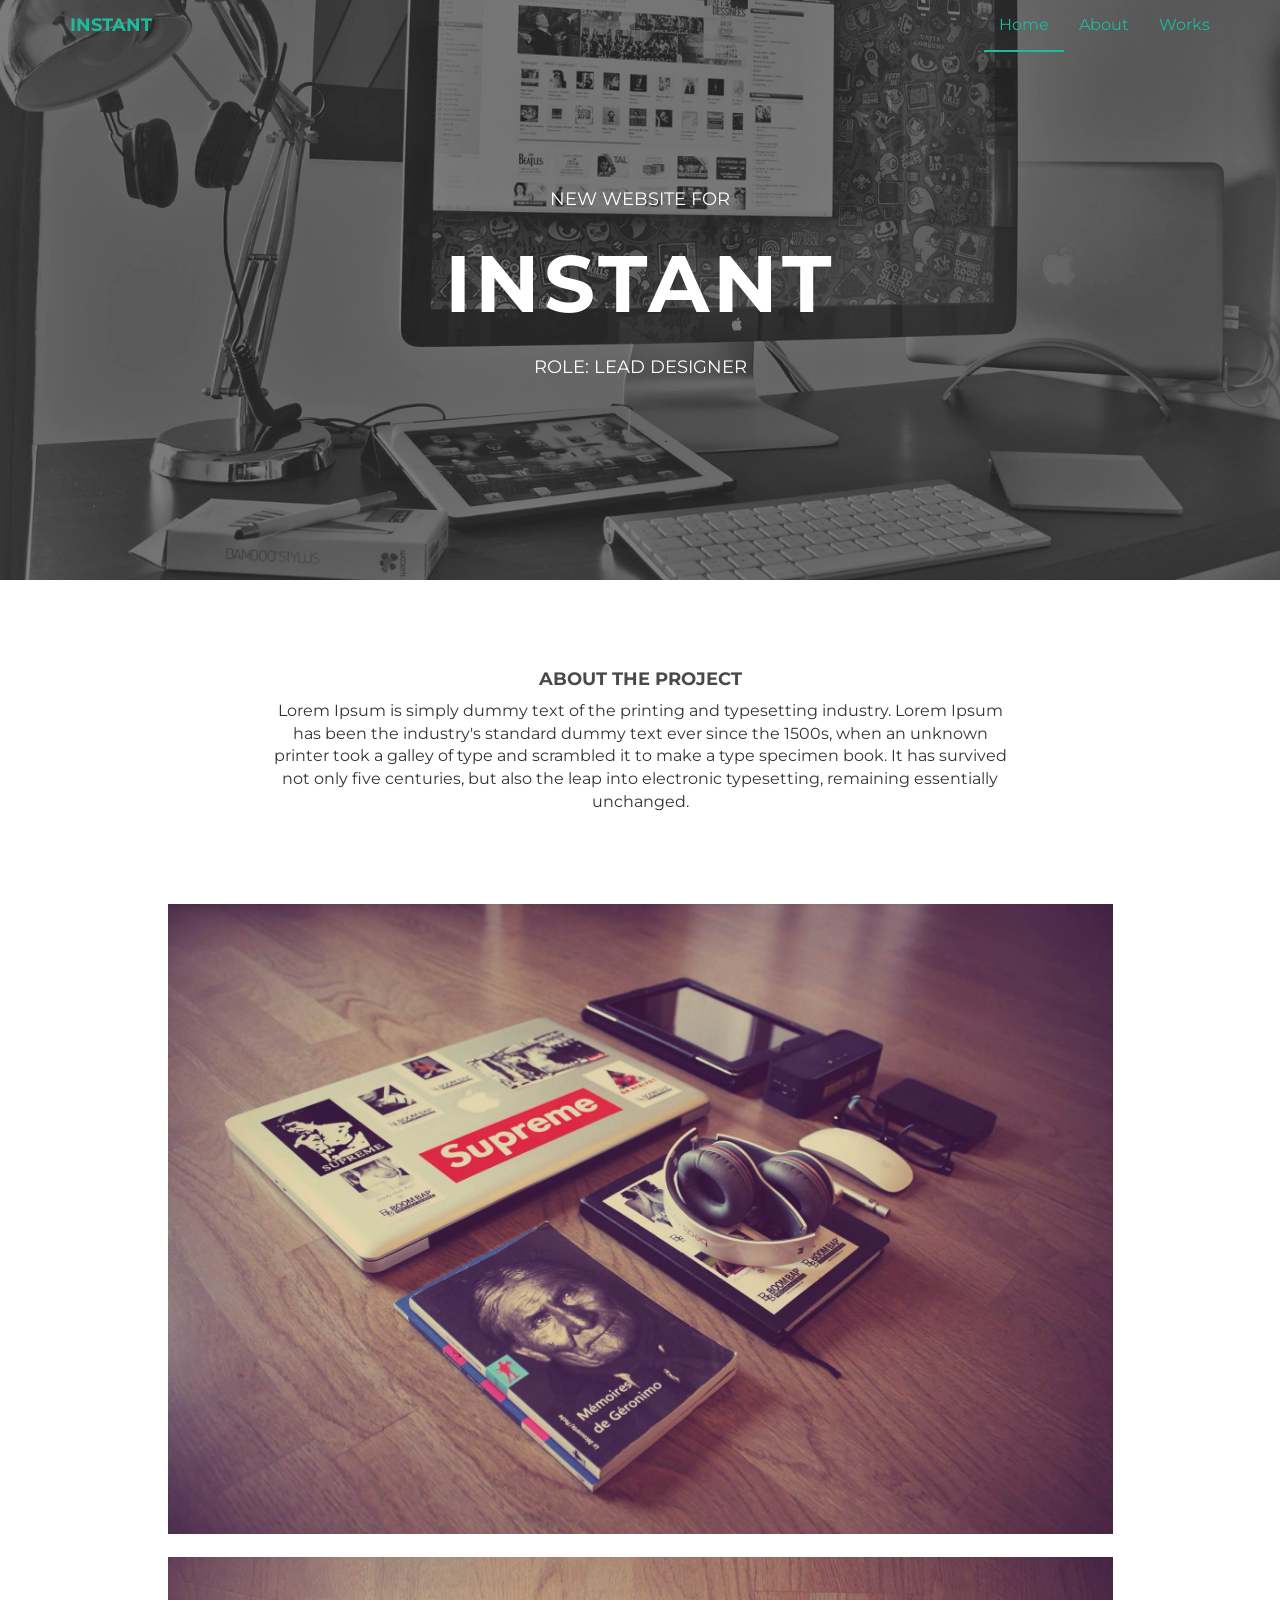
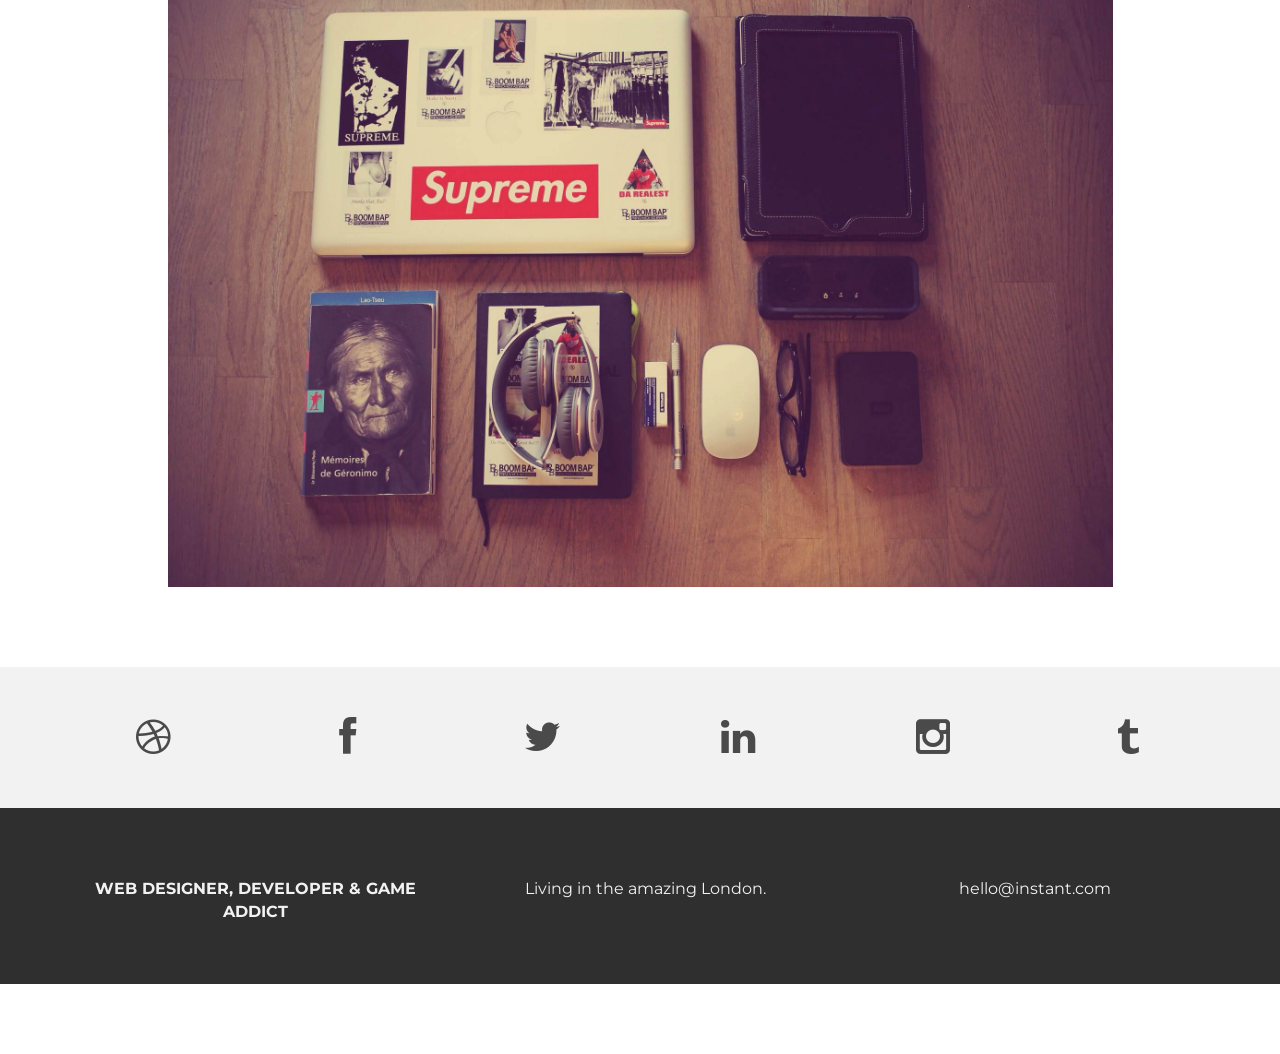
<file: PrototipoOntologia/web/work.html>
<!DOCTYPE html>
<html lang="en">
  <head>
    <meta charset="utf-8">
    <meta http-equiv="X-UA-Compatible" content="IE=edge">
    <meta name="viewport" content="width=device-width, initial-scale=1">
    <meta name="description" content="">
    <meta name="author" content="">
    <link rel="shortcut icon" href="assets/ico/favicon.ico">

    <title>INSTANT - Bootstrap Theme</title>

    <!-- Bootstrap core CSS -->
    <link href="assets/css/bootstrap.css" rel="stylesheet">

    <!-- Custom styles for this template -->
    <link href="assets/css/style.css" rel="stylesheet">
    <link href="assets/css/font-awesome.min.css" rel="stylesheet">

    <!-- Just for debugging purposes. Don't actually copy this line! -->
    <!--[if lt IE 9]><script src="../../assets/js/ie8-responsive-file-warning.js"></script><![endif]-->

    <!-- HTML5 shim and Respond.js IE8 support of HTML5 elements and media queries -->
    <!--[if lt IE 9]>
      <script src="https://oss.maxcdn.com/libs/html5shiv/3.7.0/html5shiv.js"></script>
      <script src="https://oss.maxcdn.com/libs/respond.js/1.4.2/respond.min.js"></script>
    <![endif]-->
  </head>

  <body>

    <!-- Static navbar -->
    <div class="navbar navbar-default navbar-fixed-top" role="navigation">
      <div class="container">
        <div class="navbar-header">
          <button type="button" class="navbar-toggle" data-toggle="collapse" data-target=".navbar-collapse">
            <span class="sr-only">Toggle navigation</span>
            <span class="icon-bar"></span>
            <span class="icon-bar"></span>
            <span class="icon-bar"></span>
          </button>
          <a class="navbar-brand" href="index.html">INSTANT</a>
        </div>
        <div class="navbar-collapse collapse">
          <ul class="nav navbar-nav navbar-right">
            <li class="active"><a href="index.html">Home</a></li>
            <li><a href="about.html">About</a></li>
            <li><a href="#works">Works</a></li>
          </ul>
        </div><!--/.nav-collapse -->
      </div>
    </div>


	<div id="workwrap">
	    <div class="container">
			<div class="row">
				<div class="col-lg-6 col-lg-offset-3">
					<h4>NEW WEBSITE FOR</h4>
					<h1>INSTANT</h1>
					<h4>ROLE: LEAD DESIGNER</h4>
				</div>
			</div><! --/row -->
	    </div> <!-- /container -->
	</div><! --/workwrap -->
	
	<section id="works"></section>
	<div class="container">
		<div class="row centered mt mb">
			<div class="col-lg-8 col-lg-offset-2">
				<h4>ABOUT THE PROJECT</h4>
				<p>Lorem Ipsum is simply dummy text of the printing and typesetting industry. Lorem Ipsum has been the industry's standard dummy text ever since the 1500s, when an unknown printer took a galley of type and scrambled it to make a type specimen book. It has survived not only five centuries, but also the leap into electronic typesetting, remaining essentially unchanged.</p>
			</div>
			<div class="col-lg-10 col-lg-offset-1 mt">
				<img class="img-responsive" src="assets/img/pr01.jpg">
				<br>
				<img class="img-responsive" src="assets/img/pr02.jpg">
			</div>

		</div><! --/row -->
	</div><! --/container -->
	
	<div id="social">
		<div class="container">
			<div class="row centered">
				<div class="col-lg-2">
					<a href="#"><i class="fa fa-dribbble"></i></a>
				</div>
				<div class="col-lg-2">
					<a href="#"><i class="fa fa-facebook"></i></a>
				</div>
				<div class="col-lg-2">
					<a href="#"><i class="fa fa-twitter"></i></a>
				</div>
				<div class="col-lg-2">
					<a href="#"><i class="fa fa-linkedin"></i></a>
				</div>
				<div class="col-lg-2">
					<a href="#"><i class="fa fa-instagram"></i></a>
				</div>
				<div class="col-lg-2">
					<a href="#"><i class="fa fa-tumblr"></i></a>
				</div>
			
			</div><! --/row -->
		</div><! --/container -->
	</div><! --/social -->

	<div id="footerwrap">
		<div class="container">
			<div class="row centered">
				<div class="col-lg-4">
					<p><b>WEB DESIGNER, DEVELOPER & GAME ADDICT</b></p>
				</div>
			
				<div class="col-lg-4">
					<p>Living in the amazing London.</p>
				</div>
				<div class="col-lg-4">
					<p>hello@instant.com</p>
				</div>
			
			</div>
		
		</div>
	</div><! --/footerwrap -->
	


    <!-- Bootstrap core JavaScript
    ================================================== -->
    <!-- Placed at the end of the document so the pages load faster -->
    <script src="https://ajax.googleapis.com/ajax/libs/jquery/1.11.0/jquery.min.js"></script>
    <script src="assets/js/bootstrap.min.js"></script>
  </body>
</html>
</file>
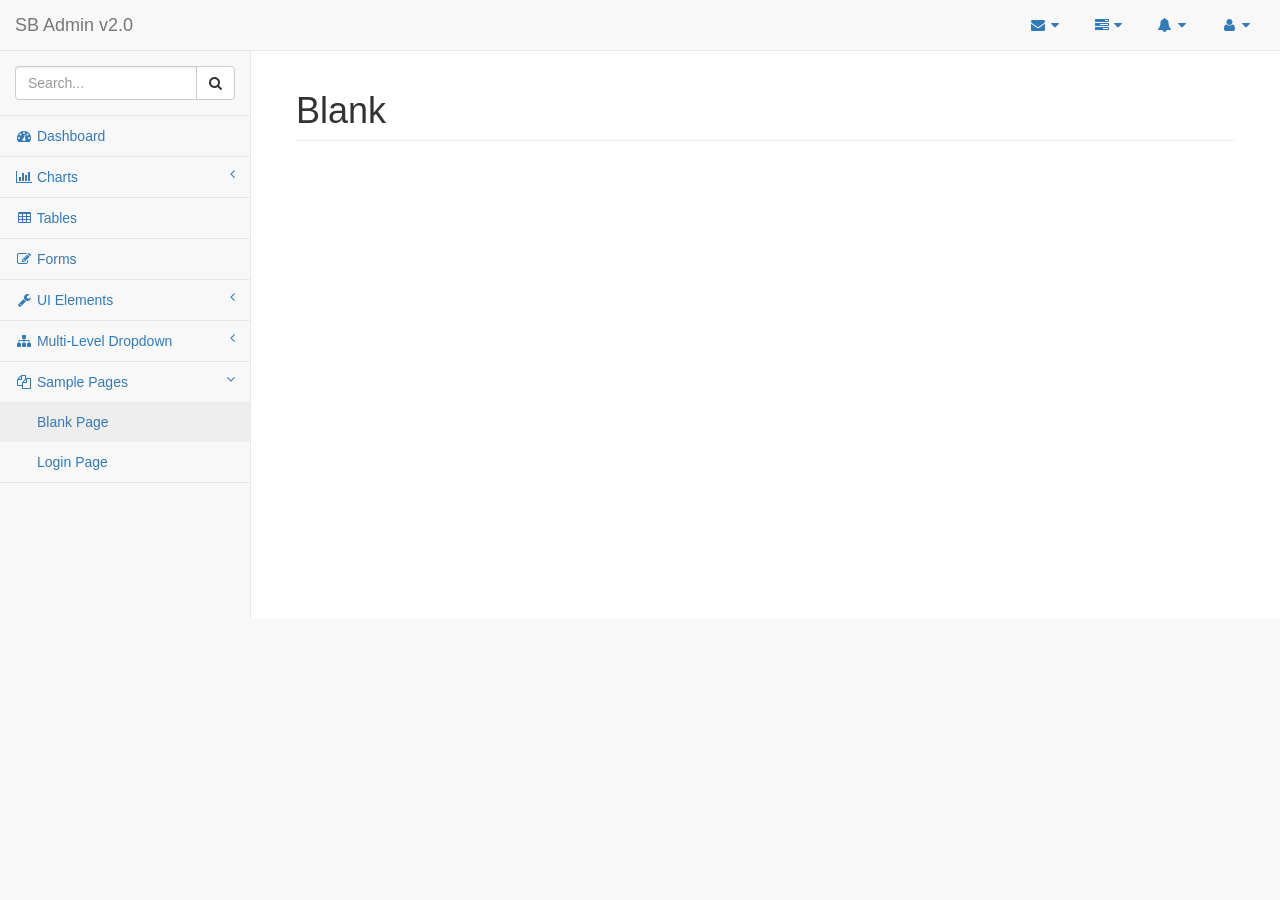
<file: PrototipoOntologia/web/pages/blank.html>
<!DOCTYPE html>
<html lang="en">

<head>

    <meta charset="utf-8">
    <meta http-equiv="X-UA-Compatible" content="IE=edge">
    <meta name="viewport" content="width=device-width, initial-scale=1">
    <meta name="description" content="">
    <meta name="author" content="">

    <title>SB Admin 2 - Bootstrap Admin Theme</title>

    <!-- Bootstrap Core CSS -->
    <link href="../vendor/bootstrap/css/bootstrap.min.css" rel="stylesheet">

    <!-- MetisMenu CSS -->
    <link href="../vendor/metisMenu/metisMenu.min.css" rel="stylesheet">

    <!-- Custom CSS -->
    <link href="../dist/css/sb-admin-2.css" rel="stylesheet">

    <!-- Custom Fonts -->
    <link href="../vendor/font-awesome/css/font-awesome.min.css" rel="stylesheet" type="text/css">

    <!-- HTML5 Shim and Respond.js IE8 support of HTML5 elements and media queries -->
    <!-- WARNING: Respond.js doesn't work if you view the page via file:// -->
    <!--[if lt IE 9]>
        <script src="https://oss.maxcdn.com/libs/html5shiv/3.7.0/html5shiv.js"></script>
        <script src="https://oss.maxcdn.com/libs/respond.js/1.4.2/respond.min.js"></script>
    <![endif]-->

</head>

<body>

    <div id="wrapper">

        <!-- Navigation -->
        <nav class="navbar navbar-default navbar-static-top" role="navigation" style="margin-bottom: 0">
            <div class="navbar-header">
                <button type="button" class="navbar-toggle" data-toggle="collapse" data-target=".navbar-collapse">
                    <span class="sr-only">Toggle navigation</span>
                    <span class="icon-bar"></span>
                    <span class="icon-bar"></span>
                    <span class="icon-bar"></span>
                </button>
                <a class="navbar-brand" href="index.html">SB Admin v2.0</a>
            </div>
            <!-- /.navbar-header -->

            <ul class="nav navbar-top-links navbar-right">
                <li class="dropdown">
                    <a class="dropdown-toggle" data-toggle="dropdown" href="#">
                        <i class="fa fa-envelope fa-fw"></i> <i class="fa fa-caret-down"></i>
                    </a>
                    <ul class="dropdown-menu dropdown-messages">
                        <li>
                            <a href="#">
                                <div>
                                    <strong>John Smith</strong>
                                    <span class="pull-right text-muted">
                                        <em>Yesterday</em>
                                    </span>
                                </div>
                                <div>Lorem ipsum dolor sit amet, consectetur adipiscing elit. Pellentesque eleifend...</div>
                            </a>
                        </li>
                        <li class="divider"></li>
                        <li>
                            <a href="#">
                                <div>
                                    <strong>John Smith</strong>
                                    <span class="pull-right text-muted">
                                        <em>Yesterday</em>
                                    </span>
                                </div>
                                <div>Lorem ipsum dolor sit amet, consectetur adipiscing elit. Pellentesque eleifend...</div>
                            </a>
                        </li>
                        <li class="divider"></li>
                        <li>
                            <a href="#">
                                <div>
                                    <strong>John Smith</strong>
                                    <span class="pull-right text-muted">
                                        <em>Yesterday</em>
                                    </span>
                                </div>
                                <div>Lorem ipsum dolor sit amet, consectetur adipiscing elit. Pellentesque eleifend...</div>
                            </a>
                        </li>
                        <li class="divider"></li>
                        <li>
                            <a class="text-center" href="#">
                                <strong>Read All Messages</strong>
                                <i class="fa fa-angle-right"></i>
                            </a>
                        </li>
                    </ul>
                    <!-- /.dropdown-messages -->
                </li>
                <!-- /.dropdown -->
                <li class="dropdown">
                    <a class="dropdown-toggle" data-toggle="dropdown" href="#">
                        <i class="fa fa-tasks fa-fw"></i> <i class="fa fa-caret-down"></i>
                    </a>
                    <ul class="dropdown-menu dropdown-tasks">
                        <li>
                            <a href="#">
                                <div>
                                    <p>
                                        <strong>Task 1</strong>
                                        <span class="pull-right text-muted">40% Complete</span>
                                    </p>
                                    <div class="progress progress-striped active">
                                        <div class="progress-bar progress-bar-success" role="progressbar" aria-valuenow="40" aria-valuemin="0" aria-valuemax="100" style="width: 40%">
                                            <span class="sr-only">40% Complete (success)</span>
                                        </div>
                                    </div>
                                </div>
                            </a>
                        </li>
                        <li class="divider"></li>
                        <li>
                            <a href="#">
                                <div>
                                    <p>
                                        <strong>Task 2</strong>
                                        <span class="pull-right text-muted">20% Complete</span>
                                    </p>
                                    <div class="progress progress-striped active">
                                        <div class="progress-bar progress-bar-info" role="progressbar" aria-valuenow="20" aria-valuemin="0" aria-valuemax="100" style="width: 20%">
                                            <span class="sr-only">20% Complete</span>
                                        </div>
                                    </div>
                                </div>
                            </a>
                        </li>
                        <li class="divider"></li>
                        <li>
                            <a href="#">
                                <div>
                                    <p>
                                        <strong>Task 3</strong>
                                        <span class="pull-right text-muted">60% Complete</span>
                                    </p>
                                    <div class="progress progress-striped active">
                                        <div class="progress-bar progress-bar-warning" role="progressbar" aria-valuenow="60" aria-valuemin="0" aria-valuemax="100" style="width: 60%">
                                            <span class="sr-only">60% Complete (warning)</span>
                                        </div>
                                    </div>
                                </div>
                            </a>
                        </li>
                        <li class="divider"></li>
                        <li>
                            <a href="#">
                                <div>
                                    <p>
                                        <strong>Task 4</strong>
                                        <span class="pull-right text-muted">80% Complete</span>
                                    </p>
                                    <div class="progress progress-striped active">
                                        <div class="progress-bar progress-bar-danger" role="progressbar" aria-valuenow="80" aria-valuemin="0" aria-valuemax="100" style="width: 80%">
                                            <span class="sr-only">80% Complete (danger)</span>
                                        </div>
                                    </div>
                                </div>
                            </a>
                        </li>
                        <li class="divider"></li>
                        <li>
                            <a class="text-center" href="#">
                                <strong>See All Tasks</strong>
                                <i class="fa fa-angle-right"></i>
                            </a>
                        </li>
                    </ul>
                    <!-- /.dropdown-tasks -->
                </li>
                <!-- /.dropdown -->
                <li class="dropdown">
                    <a class="dropdown-toggle" data-toggle="dropdown" href="#">
                        <i class="fa fa-bell fa-fw"></i> <i class="fa fa-caret-down"></i>
                    </a>
                    <ul class="dropdown-menu dropdown-alerts">
                        <li>
                            <a href="#">
                                <div>
                                    <i class="fa fa-comment fa-fw"></i> New Comment
                                    <span class="pull-right text-muted small">4 minutes ago</span>
                                </div>
                            </a>
                        </li>
                        <li class="divider"></li>
                        <li>
                            <a href="#">
                                <div>
                                    <i class="fa fa-twitter fa-fw"></i> 3 New Followers
                                    <span class="pull-right text-muted small">12 minutes ago</span>
                                </div>
                            </a>
                        </li>
                        <li class="divider"></li>
                        <li>
                            <a href="#">
                                <div>
                                    <i class="fa fa-envelope fa-fw"></i> Message Sent
                                    <span class="pull-right text-muted small">4 minutes ago</span>
                                </div>
                            </a>
                        </li>
                        <li class="divider"></li>
                        <li>
                            <a href="#">
                                <div>
                                    <i class="fa fa-tasks fa-fw"></i> New Task
                                    <span class="pull-right text-muted small">4 minutes ago</span>
                                </div>
                            </a>
                        </li>
                        <li class="divider"></li>
                        <li>
                            <a href="#">
                                <div>
                                    <i class="fa fa-upload fa-fw"></i> Server Rebooted
                                    <span class="pull-right text-muted small">4 minutes ago</span>
                                </div>
                            </a>
                        </li>
                        <li class="divider"></li>
                        <li>
                            <a class="text-center" href="#">
                                <strong>See All Alerts</strong>
                                <i class="fa fa-angle-right"></i>
                            </a>
                        </li>
                    </ul>
                    <!-- /.dropdown-alerts -->
                </li>
                <!-- /.dropdown -->
                <li class="dropdown">
                    <a class="dropdown-toggle" data-toggle="dropdown" href="#">
                        <i class="fa fa-user fa-fw"></i> <i class="fa fa-caret-down"></i>
                    </a>
                    <ul class="dropdown-menu dropdown-user">
                        <li><a href="#"><i class="fa fa-user fa-fw"></i> User Profile</a>
                        </li>
                        <li><a href="#"><i class="fa fa-gear fa-fw"></i> Settings</a>
                        </li>
                        <li class="divider"></li>
                        <li><a href="login.html"><i class="fa fa-sign-out fa-fw"></i> Logout</a>
                        </li>
                    </ul>
                    <!-- /.dropdown-user -->
                </li>
                <!-- /.dropdown -->
            </ul>
            <!-- /.navbar-top-links -->

            <div class="navbar-default sidebar" role="navigation">
                <div class="sidebar-nav navbar-collapse">
                    <ul class="nav" id="side-menu">
                        <li class="sidebar-search">
                            <div class="input-group custom-search-form">
                                <input type="text" class="form-control" placeholder="Search...">
                                <span class="input-group-btn">
                                    <button class="btn btn-default" type="button">
                                        <i class="fa fa-search"></i>
                                    </button>
                                </span>
                            </div>
                            <!-- /input-group -->
                        </li>
                        <li>
                            <a href="index.html"><i class="fa fa-dashboard fa-fw"></i> Dashboard</a>
                        </li>
                        <li>
                            <a href="#"><i class="fa fa-bar-chart-o fa-fw"></i> Charts<span class="fa arrow"></span></a>
                            <ul class="nav nav-second-level">
                                <li>
                                    <a href="flot.html">Flot Charts</a>
                                </li>
                                <li>
                                    <a href="morris.html">Morris.js Charts</a>
                                </li>
                            </ul>
                            <!-- /.nav-second-level -->
                        </li>
                        <li>
                            <a href="tables.html"><i class="fa fa-table fa-fw"></i> Tables</a>
                        </li>
                        <li>
                            <a href="forms.html"><i class="fa fa-edit fa-fw"></i> Forms</a>
                        </li>
                        <li>
                            <a href="#"><i class="fa fa-wrench fa-fw"></i> UI Elements<span class="fa arrow"></span></a>
                            <ul class="nav nav-second-level">
                                <li>
                                    <a href="panels-wells.html">Panels and Wells</a>
                                </li>
                                <li>
                                    <a href="buttons.html">Buttons</a>
                                </li>
                                <li>
                                    <a href="notifications.html">Notifications</a>
                                </li>
                                <li>
                                    <a href="typography.html">Typography</a>
                                </li>
                                <li>
                                    <a href="icons.html"> Icons</a>
                                </li>
                                <li>
                                    <a href="grid.html">Grid</a>
                                </li>
                            </ul>
                            <!-- /.nav-second-level -->
                        </li>
                        <li>
                            <a href="#"><i class="fa fa-sitemap fa-fw"></i> Multi-Level Dropdown<span class="fa arrow"></span></a>
                            <ul class="nav nav-second-level">
                                <li>
                                    <a href="#">Second Level Item</a>
                                </li>
                                <li>
                                    <a href="#">Second Level Item</a>
                                </li>
                                <li>
                                    <a href="#">Third Level <span class="fa arrow"></span></a>
                                    <ul class="nav nav-third-level">
                                        <li>
                                            <a href="#">Third Level Item</a>
                                        </li>
                                        <li>
                                            <a href="#">Third Level Item</a>
                                        </li>
                                        <li>
                                            <a href="#">Third Level Item</a>
                                        </li>
                                        <li>
                                            <a href="#">Third Level Item</a>
                                        </li>
                                    </ul>
                                    <!-- /.nav-third-level -->
                                </li>
                            </ul>
                            <!-- /.nav-second-level -->
                        </li>
                        <li class="active">
                            <a href="#"><i class="fa fa-files-o fa-fw"></i> Sample Pages<span class="fa arrow"></span></a>
                            <ul class="nav nav-second-level">
                                <li>
                                    <a class="active" href="blank.html">Blank Page</a>
                                </li>
                                <li>
                                    <a href="login.html">Login Page</a>
                                </li>
                            </ul>
                            <!-- /.nav-second-level -->
                        </li>
                    </ul>
                </div>
                <!-- /.sidebar-collapse -->
            </div>
            <!-- /.navbar-static-side -->
        </nav>

        <!-- Page Content -->
        <div id="page-wrapper">
            <div class="container-fluid">
                <div class="row">
                    <div class="col-lg-12">
                        <h1 class="page-header">Blank</h1>
                    </div>
                    <!-- /.col-lg-12 -->
                </div>
                <!-- /.row -->
            </div>
            <!-- /.container-fluid -->
        </div>
        <!-- /#page-wrapper -->

    </div>
    <!-- /#wrapper -->

    <!-- jQuery -->
    <script src="../vendor/jquery/jquery.min.js"></script>

    <!-- Bootstrap Core JavaScript -->
    <script src="../vendor/bootstrap/js/bootstrap.min.js"></script>

    <!-- Metis Menu Plugin JavaScript -->
    <script src="../vendor/metisMenu/metisMenu.min.js"></script>

    <!-- Custom Theme JavaScript -->
    <script src="../dist/js/sb-admin-2.js"></script>

</body>

</html>
</file>
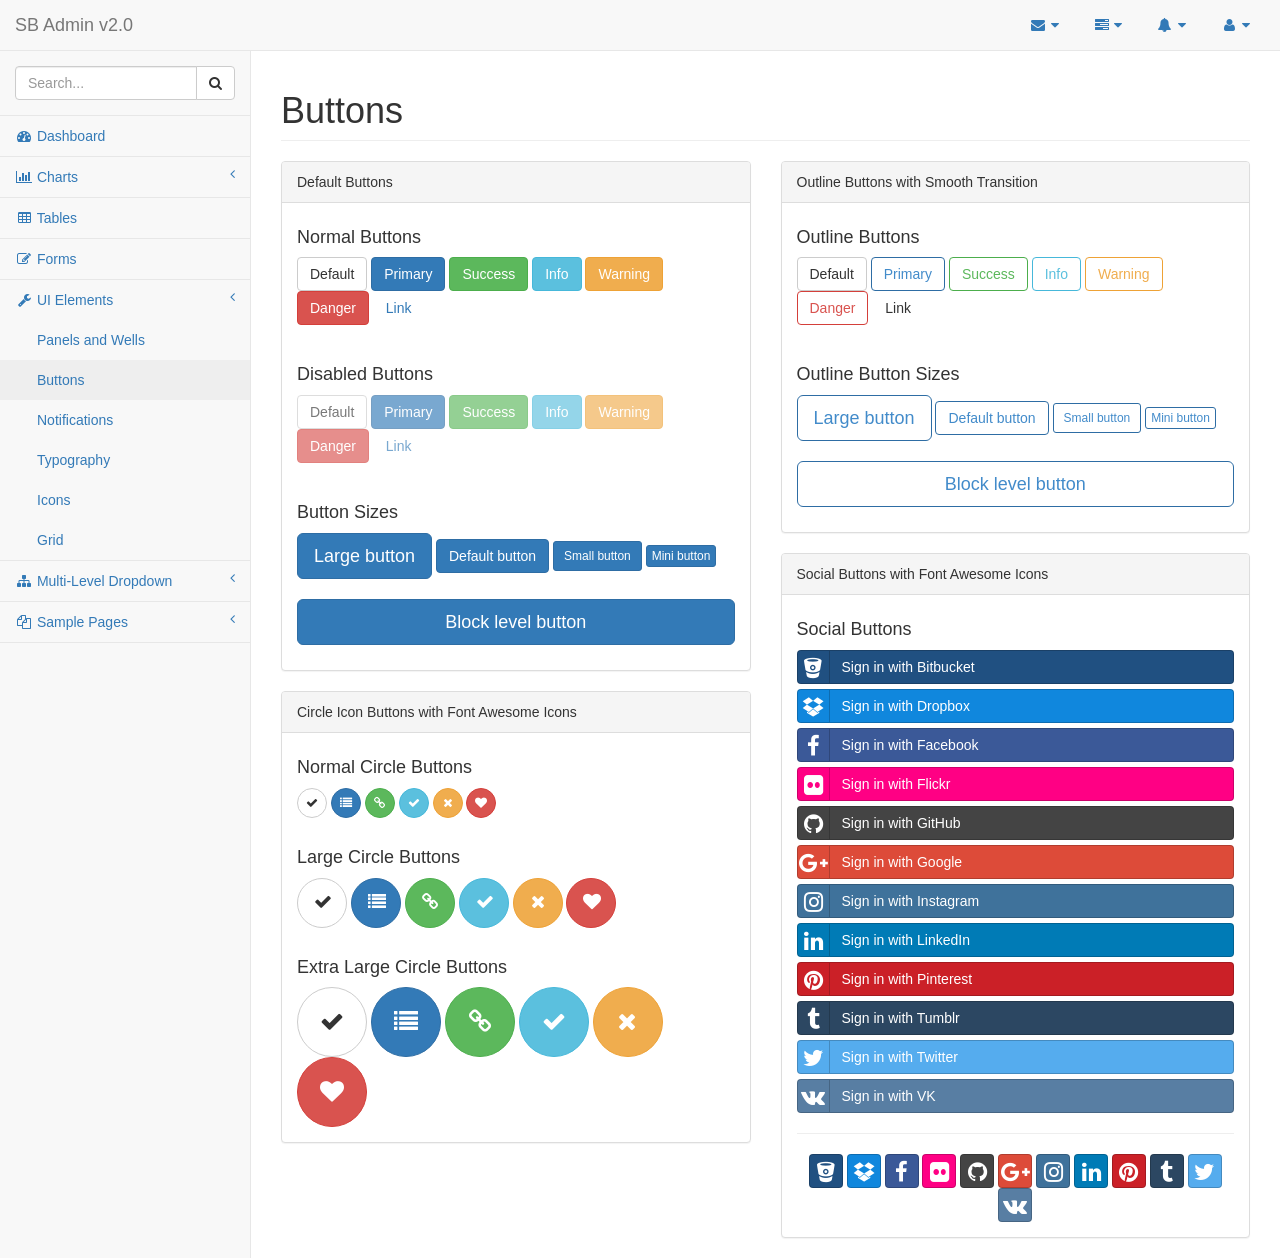
<file: PrototipoOntologia/web/pages/buttons.html>
<!DOCTYPE html>
<html lang="en">

<head>

    <meta charset="utf-8">
    <meta http-equiv="X-UA-Compatible" content="IE=edge">
    <meta name="viewport" content="width=device-width, initial-scale=1">
    <meta name="description" content="">
    <meta name="author" content="">

    <title>SB Admin 2 - Bootstrap Admin Theme</title>

    <!-- Bootstrap Core CSS -->
    <link href="../vendor/bootstrap/css/bootstrap.min.css" rel="stylesheet">

    <!-- MetisMenu CSS -->
    <link href="../vendor/metisMenu/metisMenu.min.css" rel="stylesheet">

    <!-- Social Buttons CSS -->
    <link href="../vendor/bootstrap-social/bootstrap-social.css" rel="stylesheet">

    <!-- Custom CSS -->
    <link href="../dist/css/sb-admin-2.css" rel="stylesheet">

    <!-- Custom Fonts -->
    <link href="../vendor/font-awesome/css/font-awesome.min.css" rel="stylesheet" type="text/css">

    <!-- HTML5 Shim and Respond.js IE8 support of HTML5 elements and media queries -->
    <!-- WARNING: Respond.js doesn't work if you view the page via file:// -->
    <!--[if lt IE 9]>
        <script src="https://oss.maxcdn.com/libs/html5shiv/3.7.0/html5shiv.js"></script>
        <script src="https://oss.maxcdn.com/libs/respond.js/1.4.2/respond.min.js"></script>
    <![endif]-->

</head>

<body>

    <div id="wrapper">

        <!-- Navigation -->
        <nav class="navbar navbar-default navbar-static-top" role="navigation" style="margin-bottom: 0">
            <div class="navbar-header">
                <button type="button" class="navbar-toggle" data-toggle="collapse" data-target=".navbar-collapse">
                    <span class="sr-only">Toggle navigation</span>
                    <span class="icon-bar"></span>
                    <span class="icon-bar"></span>
                    <span class="icon-bar"></span>
                </button>
                <a class="navbar-brand" href="index.html">SB Admin v2.0</a>
            </div>
            <!-- /.navbar-header -->

            <ul class="nav navbar-top-links navbar-right">
                <li class="dropdown">
                    <a class="dropdown-toggle" data-toggle="dropdown" href="#">
                        <i class="fa fa-envelope fa-fw"></i> <i class="fa fa-caret-down"></i>
                    </a>
                    <ul class="dropdown-menu dropdown-messages">
                        <li>
                            <a href="#">
                                <div>
                                    <strong>John Smith</strong>
                                    <span class="pull-right text-muted">
                                        <em>Yesterday</em>
                                    </span>
                                </div>
                                <div>Lorem ipsum dolor sit amet, consectetur adipiscing elit. Pellentesque eleifend...</div>
                            </a>
                        </li>
                        <li class="divider"></li>
                        <li>
                            <a href="#">
                                <div>
                                    <strong>John Smith</strong>
                                    <span class="pull-right text-muted">
                                        <em>Yesterday</em>
                                    </span>
                                </div>
                                <div>Lorem ipsum dolor sit amet, consectetur adipiscing elit. Pellentesque eleifend...</div>
                            </a>
                        </li>
                        <li class="divider"></li>
                        <li>
                            <a href="#">
                                <div>
                                    <strong>John Smith</strong>
                                    <span class="pull-right text-muted">
                                        <em>Yesterday</em>
                                    </span>
                                </div>
                                <div>Lorem ipsum dolor sit amet, consectetur adipiscing elit. Pellentesque eleifend...</div>
                            </a>
                        </li>
                        <li class="divider"></li>
                        <li>
                            <a class="text-center" href="#">
                                <strong>Read All Messages</strong>
                                <i class="fa fa-angle-right"></i>
                            </a>
                        </li>
                    </ul>
                    <!-- /.dropdown-messages -->
                </li>
                <!-- /.dropdown -->
                <li class="dropdown">
                    <a class="dropdown-toggle" data-toggle="dropdown" href="#">
                        <i class="fa fa-tasks fa-fw"></i> <i class="fa fa-caret-down"></i>
                    </a>
                    <ul class="dropdown-menu dropdown-tasks">
                        <li>
                            <a href="#">
                                <div>
                                    <p>
                                        <strong>Task 1</strong>
                                        <span class="pull-right text-muted">40% Complete</span>
                                    </p>
                                    <div class="progress progress-striped active">
                                        <div class="progress-bar progress-bar-success" role="progressbar" aria-valuenow="40" aria-valuemin="0" aria-valuemax="100" style="width: 40%">
                                            <span class="sr-only">40% Complete (success)</span>
                                        </div>
                                    </div>
                                </div>
                            </a>
                        </li>
                        <li class="divider"></li>
                        <li>
                            <a href="#">
                                <div>
                                    <p>
                                        <strong>Task 2</strong>
                                        <span class="pull-right text-muted">20% Complete</span>
                                    </p>
                                    <div class="progress progress-striped active">
                                        <div class="progress-bar progress-bar-info" role="progressbar" aria-valuenow="20" aria-valuemin="0" aria-valuemax="100" style="width: 20%">
                                            <span class="sr-only">20% Complete</span>
                                        </div>
                                    </div>
                                </div>
                            </a>
                        </li>
                        <li class="divider"></li>
                        <li>
                            <a href="#">
                                <div>
                                    <p>
                                        <strong>Task 3</strong>
                                        <span class="pull-right text-muted">60% Complete</span>
                                    </p>
                                    <div class="progress progress-striped active">
                                        <div class="progress-bar progress-bar-warning" role="progressbar" aria-valuenow="60" aria-valuemin="0" aria-valuemax="100" style="width: 60%">
                                            <span class="sr-only">60% Complete (warning)</span>
                                        </div>
                                    </div>
                                </div>
                            </a>
                        </li>
                        <li class="divider"></li>
                        <li>
                            <a href="#">
                                <div>
                                    <p>
                                        <strong>Task 4</strong>
                                        <span class="pull-right text-muted">80% Complete</span>
                                    </p>
                                    <div class="progress progress-striped active">
                                        <div class="progress-bar progress-bar-danger" role="progressbar" aria-valuenow="80" aria-valuemin="0" aria-valuemax="100" style="width: 80%">
                                            <span class="sr-only">80% Complete (danger)</span>
                                        </div>
                                    </div>
                                </div>
                            </a>
                        </li>
                        <li class="divider"></li>
                        <li>
                            <a class="text-center" href="#">
                                <strong>See All Tasks</strong>
                                <i class="fa fa-angle-right"></i>
                            </a>
                        </li>
                    </ul>
                    <!-- /.dropdown-tasks -->
                </li>
                <!-- /.dropdown -->
                <li class="dropdown">
                    <a class="dropdown-toggle" data-toggle="dropdown" href="#">
                        <i class="fa fa-bell fa-fw"></i> <i class="fa fa-caret-down"></i>
                    </a>
                    <ul class="dropdown-menu dropdown-alerts">
                        <li>
                            <a href="#">
                                <div>
                                    <i class="fa fa-comment fa-fw"></i> New Comment
                                    <span class="pull-right text-muted small">4 minutes ago</span>
                                </div>
                            </a>
                        </li>
                        <li class="divider"></li>
                        <li>
                            <a href="#">
                                <div>
                                    <i class="fa fa-twitter fa-fw"></i> 3 New Followers
                                    <span class="pull-right text-muted small">12 minutes ago</span>
                                </div>
                            </a>
                        </li>
                        <li class="divider"></li>
                        <li>
                            <a href="#">
                                <div>
                                    <i class="fa fa-envelope fa-fw"></i> Message Sent
                                    <span class="pull-right text-muted small">4 minutes ago</span>
                                </div>
                            </a>
                        </li>
                        <li class="divider"></li>
                        <li>
                            <a href="#">
                                <div>
                                    <i class="fa fa-tasks fa-fw"></i> New Task
                                    <span class="pull-right text-muted small">4 minutes ago</span>
                                </div>
                            </a>
                        </li>
                        <li class="divider"></li>
                        <li>
                            <a href="#">
                                <div>
                                    <i class="fa fa-upload fa-fw"></i> Server Rebooted
                                    <span class="pull-right text-muted small">4 minutes ago</span>
                                </div>
                            </a>
                        </li>
                        <li class="divider"></li>
                        <li>
                            <a class="text-center" href="#">
                                <strong>See All Alerts</strong>
                                <i class="fa fa-angle-right"></i>
                            </a>
                        </li>
                    </ul>
                    <!-- /.dropdown-alerts -->
                </li>
                <!-- /.dropdown -->
                <li class="dropdown">
                    <a class="dropdown-toggle" data-toggle="dropdown" href="#">
                        <i class="fa fa-user fa-fw"></i> <i class="fa fa-caret-down"></i>
                    </a>
                    <ul class="dropdown-menu dropdown-user">
                        <li><a href="#"><i class="fa fa-user fa-fw"></i> User Profile</a>
                        </li>
                        <li><a href="#"><i class="fa fa-gear fa-fw"></i> Settings</a>
                        </li>
                        <li class="divider"></li>
                        <li><a href="login.html"><i class="fa fa-sign-out fa-fw"></i> Logout</a>
                        </li>
                    </ul>
                    <!-- /.dropdown-user -->
                </li>
                <!-- /.dropdown -->
            </ul>
            <!-- /.navbar-top-links -->

            <div class="navbar-default sidebar" role="navigation">
                <div class="sidebar-nav navbar-collapse">
                    <ul class="nav" id="side-menu">
                        <li class="sidebar-search">
                            <div class="input-group custom-search-form">
                                <input type="text" class="form-control" placeholder="Search...">
                                <span class="input-group-btn">
                                <button class="btn btn-default" type="button">
                                    <i class="fa fa-search"></i>
                                </button>
                            </span>
                            </div>
                            <!-- /input-group -->
                        </li>
                        <li>
                            <a href="index.html"><i class="fa fa-dashboard fa-fw"></i> Dashboard</a>
                        </li>
                        <li>
                            <a href="#"><i class="fa fa-bar-chart-o fa-fw"></i> Charts<span class="fa arrow"></span></a>
                            <ul class="nav nav-second-level">
                                <li>
                                    <a href="flot.html">Flot Charts</a>
                                </li>
                                <li>
                                    <a href="morris.html">Morris.js Charts</a>
                                </li>
                            </ul>
                            <!-- /.nav-second-level -->
                        </li>
                        <li>
                            <a href="tables.html"><i class="fa fa-table fa-fw"></i> Tables</a>
                        </li>
                        <li>
                            <a href="forms.html"><i class="fa fa-edit fa-fw"></i> Forms</a>
                        </li>
                        <li>
                            <a href="#"><i class="fa fa-wrench fa-fw"></i> UI Elements<span class="fa arrow"></span></a>
                            <ul class="nav nav-second-level">
                                <li>
                                    <a href="panels-wells.html">Panels and Wells</a>
                                </li>
                                <li>
                                    <a href="buttons.html">Buttons</a>
                                </li>
                                <li>
                                    <a href="notifications.html">Notifications</a>
                                </li>
                                <li>
                                    <a href="typography.html">Typography</a>
                                </li>
                                <li>
                                    <a href="icons.html"> Icons</a>
                                </li>
                                <li>
                                    <a href="grid.html">Grid</a>
                                </li>
                            </ul>
                            <!-- /.nav-second-level -->
                        </li>
                        <li>
                            <a href="#"><i class="fa fa-sitemap fa-fw"></i> Multi-Level Dropdown<span class="fa arrow"></span></a>
                            <ul class="nav nav-second-level">
                                <li>
                                    <a href="#">Second Level Item</a>
                                </li>
                                <li>
                                    <a href="#">Second Level Item</a>
                                </li>
                                <li>
                                    <a href="#">Third Level <span class="fa arrow"></span></a>
                                    <ul class="nav nav-third-level">
                                        <li>
                                            <a href="#">Third Level Item</a>
                                        </li>
                                        <li>
                                            <a href="#">Third Level Item</a>
                                        </li>
                                        <li>
                                            <a href="#">Third Level Item</a>
                                        </li>
                                        <li>
                                            <a href="#">Third Level Item</a>
                                        </li>
                                    </ul>
                                    <!-- /.nav-third-level -->
                                </li>
                            </ul>
                            <!-- /.nav-second-level -->
                        </li>
                        <li>
                            <a href="#"><i class="fa fa-files-o fa-fw"></i> Sample Pages<span class="fa arrow"></span></a>
                            <ul class="nav nav-second-level">
                                <li>
                                    <a href="blank.html">Blank Page</a>
                                </li>
                                <li>
                                    <a href="login.html">Login Page</a>
                                </li>
                            </ul>
                            <!-- /.nav-second-level -->
                        </li>
                    </ul>
                </div>
                <!-- /.sidebar-collapse -->
            </div>
            <!-- /.navbar-static-side -->
        </nav>

        <!-- Page Content -->
        <div id="page-wrapper">
            <div class="row">
                <div class="col-lg-12">
                    <h1 class="page-header">Buttons</h1>
                </div>
                <!-- /.col-lg-12 -->
            </div>
            <!-- /.row -->
            <div class="row">
                <div class="col-lg-6">
                    <div class="panel panel-default">
                        <div class="panel-heading">
                            Default Buttons
                        </div>
                        <!-- /.panel-heading -->
                        <div class="panel-body">
                            <h4>Normal Buttons</h4>
                            <p>
                                <button type="button" class="btn btn-default">Default</button>
                                <button type="button" class="btn btn-primary">Primary</button>
                                <button type="button" class="btn btn-success">Success</button>
                                <button type="button" class="btn btn-info">Info</button>
                                <button type="button" class="btn btn-warning">Warning</button>
                                <button type="button" class="btn btn-danger">Danger</button>
                                <button type="button" class="btn btn-link">Link</button>
                            </p>
                            <br>
                            <h4>Disabled Buttons</h4>
                            <p>
                                <button type="button" class="btn btn-default disabled">Default</button>
                                <button type="button" class="btn btn-primary disabled">Primary</button>
                                <button type="button" class="btn btn-success disabled">Success</button>
                                <button type="button" class="btn btn-info disabled">Info</button>
                                <button type="button" class="btn btn-warning disabled">Warning</button>
                                <button type="button" class="btn btn-danger disabled">Danger</button>
                                <button type="button" class="btn btn-link disabled">Link</button>
                            </p>
                            <br>
                            <h4>Button Sizes</h4>
                            <p>
                                <button type="button" class="btn btn-primary btn-lg">Large button</button>
                                <button type="button" class="btn btn-primary">Default button</button>
                                <button type="button" class="btn btn-primary btn-sm">Small button</button>
                                <button type="button" class="btn btn-primary btn-xs">Mini button</button>
                                <br>
                                <br>
                                <button type="button" class="btn btn-primary btn-lg btn-block">Block level button</button>
                            </p>
                        </div>
                        <!-- /.panel-body -->
                    </div>
                    <!-- /.panel -->
                    <div class="panel panel-default">
                        <div class="panel-heading">
                            Circle Icon Buttons with Font Awesome Icons
                        </div>
                        <!-- /.panel-heading -->
                        <div class="panel-body">
                            <h4>Normal Circle Buttons</h4>
                            <button type="button" class="btn btn-default btn-circle"><i class="fa fa-check"></i>
                            </button>
                            <button type="button" class="btn btn-primary btn-circle"><i class="fa fa-list"></i>
                            </button>
                            <button type="button" class="btn btn-success btn-circle"><i class="fa fa-link"></i>
                            </button>
                            <button type="button" class="btn btn-info btn-circle"><i class="fa fa-check"></i>
                            </button>
                            <button type="button" class="btn btn-warning btn-circle"><i class="fa fa-times"></i>
                            </button>
                            <button type="button" class="btn btn-danger btn-circle"><i class="fa fa-heart"></i>
                            </button>
                            <br>
                            <br>
                            <h4>Large Circle Buttons</h4>
                            <button type="button" class="btn btn-default btn-circle btn-lg"><i class="fa fa-check"></i>
                            </button>
                            <button type="button" class="btn btn-primary btn-circle btn-lg"><i class="fa fa-list"></i>
                            </button>
                            <button type="button" class="btn btn-success btn-circle btn-lg"><i class="fa fa-link"></i>
                            </button>
                            <button type="button" class="btn btn-info btn-circle btn-lg"><i class="fa fa-check"></i>
                            </button>
                            <button type="button" class="btn btn-warning btn-circle btn-lg"><i class="fa fa-times"></i>
                            </button>
                            <button type="button" class="btn btn-danger btn-circle btn-lg"><i class="fa fa-heart"></i>
                            </button>
                            <br>
                            <br>
                            <h4>Extra Large Circle Buttons</h4>
                            <button type="button" class="btn btn-default btn-circle btn-xl"><i class="fa fa-check"></i>
                            </button>
                            <button type="button" class="btn btn-primary btn-circle btn-xl"><i class="fa fa-list"></i>
                            </button>
                            <button type="button" class="btn btn-success btn-circle btn-xl"><i class="fa fa-link"></i>
                            </button>
                            <button type="button" class="btn btn-info btn-circle btn-xl"><i class="fa fa-check"></i>
                            </button>
                            <button type="button" class="btn btn-warning btn-circle btn-xl"><i class="fa fa-times"></i>
                            </button>
                            <button type="button" class="btn btn-danger btn-circle btn-xl"><i class="fa fa-heart"></i>
                            </button>
                        </div>
                        <!-- /.panel-body -->
                    </div>
                    <!-- /.panel -->
                </div>
                <!-- /.col-lg-6 -->
                <div class="col-lg-6">
                    <div class="panel panel-default">
                        <div class="panel-heading">
                            Outline Buttons with Smooth Transition
                        </div>
                        <!-- /.panel-heading -->
                        <div class="panel-body">
                            <h4>Outline Buttons</h4>
                            <p>
                                <button type="button" class="btn btn-outline btn-default">Default</button>
                                <button type="button" class="btn btn-outline btn-primary">Primary</button>
                                <button type="button" class="btn btn-outline btn-success">Success</button>
                                <button type="button" class="btn btn-outline btn-info">Info</button>
                                <button type="button" class="btn btn-outline btn-warning">Warning</button>
                                <button type="button" class="btn btn-outline btn-danger">Danger</button>
                                <button type="button" class="btn btn-outline btn-link">Link</button>
                            </p>
                            <br>
                            <h4>Outline Button Sizes</h4>
                            <p>
                                <button type="button" class="btn btn-outline btn-primary btn-lg">Large button</button>
                                <button type="button" class="btn btn-outline btn-primary">Default button</button>
                                <button type="button" class="btn btn-outline btn-primary btn-sm">Small button</button>
                                <button type="button" class="btn btn-outline btn-primary btn-xs">Mini button</button>
                                <br>
                                <br>
                                <button type="button" class="btn btn-outline btn-primary btn-lg btn-block">Block level button</button>
                            </p>
                        </div>
                        <!-- /.panel-body -->
                    </div>
                    <!-- /.panel -->
                    <div class="panel panel-default">
                        <div class="panel-heading">
                            Social Buttons with Font Awesome Icons
                        </div>
                        <!-- /.panel-heading -->
                        <div class="panel-body">
                            <h4>Social Buttons</h4>
                            <a class="btn btn-block btn-social btn-bitbucket">
                                <i class="fa fa-bitbucket"></i> Sign in with Bitbucket
                            </a>
                            <a class="btn btn-block btn-social btn-dropbox">
                                <i class="fa fa-dropbox"></i> Sign in with Dropbox
                            </a>
                            <a class="btn btn-block btn-social btn-facebook">
                                <i class="fa fa-facebook"></i> Sign in with Facebook
                            </a>
                            <a class="btn btn-block btn-social btn-flickr">
                                <i class="fa fa-flickr"></i> Sign in with Flickr
                            </a>
                            <a class="btn btn-block btn-social btn-github">
                                <i class="fa fa-github"></i> Sign in with GitHub
                            </a>
                            <a class="btn btn-block btn-social btn-google-plus">
                                <i class="fa fa-google-plus"></i> Sign in with Google
                            </a>
                            <a class="btn btn-block btn-social btn-instagram">
                                <i class="fa fa-instagram"></i> Sign in with Instagram
                            </a>
                            <a class="btn btn-block btn-social btn-linkedin">
                                <i class="fa fa-linkedin"></i> Sign in with LinkedIn
                            </a>
                            <a class="btn btn-block btn-social btn-pinterest">
                                <i class="fa fa-pinterest"></i> Sign in with Pinterest
                            </a>
                            <a class="btn btn-block btn-social btn-tumblr">
                                <i class="fa fa-tumblr"></i> Sign in with Tumblr
                            </a>
                            <a class="btn btn-block btn-social btn-twitter">
                                <i class="fa fa-twitter"></i> Sign in with Twitter
                            </a>
                            <a class="btn btn-block btn-social btn-vk">
                                <i class="fa fa-vk"></i> Sign in with VK
                            </a>

                            <hr>

                            <div class="text-center">
                                <a class="btn btn-social-icon btn-bitbucket"><i class="fa fa-bitbucket"></i></a>
                                <a class="btn btn-social-icon btn-dropbox"><i class="fa fa-dropbox"></i></a>
                                <a class="btn btn-social-icon btn-facebook"><i class="fa fa-facebook"></i></a>
                                <a class="btn btn-social-icon btn-flickr"><i class="fa fa-flickr"></i></a>
                                <a class="btn btn-social-icon btn-github"><i class="fa fa-github"></i></a>
                                <a class="btn btn-social-icon btn-google-plus"><i class="fa fa-google-plus"></i></a>
                                <a class="btn btn-social-icon btn-instagram"><i class="fa fa-instagram"></i></a>
                                <a class="btn btn-social-icon btn-linkedin"><i class="fa fa-linkedin"></i></a>
                                <a class="btn btn-social-icon btn-pinterest"><i class="fa fa-pinterest"></i></a>
                                <a class="btn btn-social-icon btn-tumblr"><i class="fa fa-tumblr"></i></a>
                                <a class="btn btn-social-icon btn-twitter"><i class="fa fa-twitter"></i></a>
                                <a class="btn btn-social-icon btn-vk"><i class="fa fa-vk"></i></a>
                            </div>
                        </div>
                        <!-- /.panel-body -->
                    </div>
                    <!-- /.panel -->
                </div>
                <!-- /.col-lg-6 -->
            </div>
            <!-- /.row -->
        </div>
        <!-- /#page-wrapper -->

    </div>
    <!-- /#wrapper -->

    <!-- jQuery -->
    <script src="../vendor/jquery/jquery.min.js"></script>

    <!-- Bootstrap Core JavaScript -->
    <script src="../vendor/bootstrap/js/bootstrap.min.js"></script>

    <!-- Metis Menu Plugin JavaScript -->
    <script src="../vendor/metisMenu/metisMenu.min.js"></script>

    <!-- Custom Theme JavaScript -->
    <script src="../dist/js/sb-admin-2.js"></script>

</body>

</html>
</file>
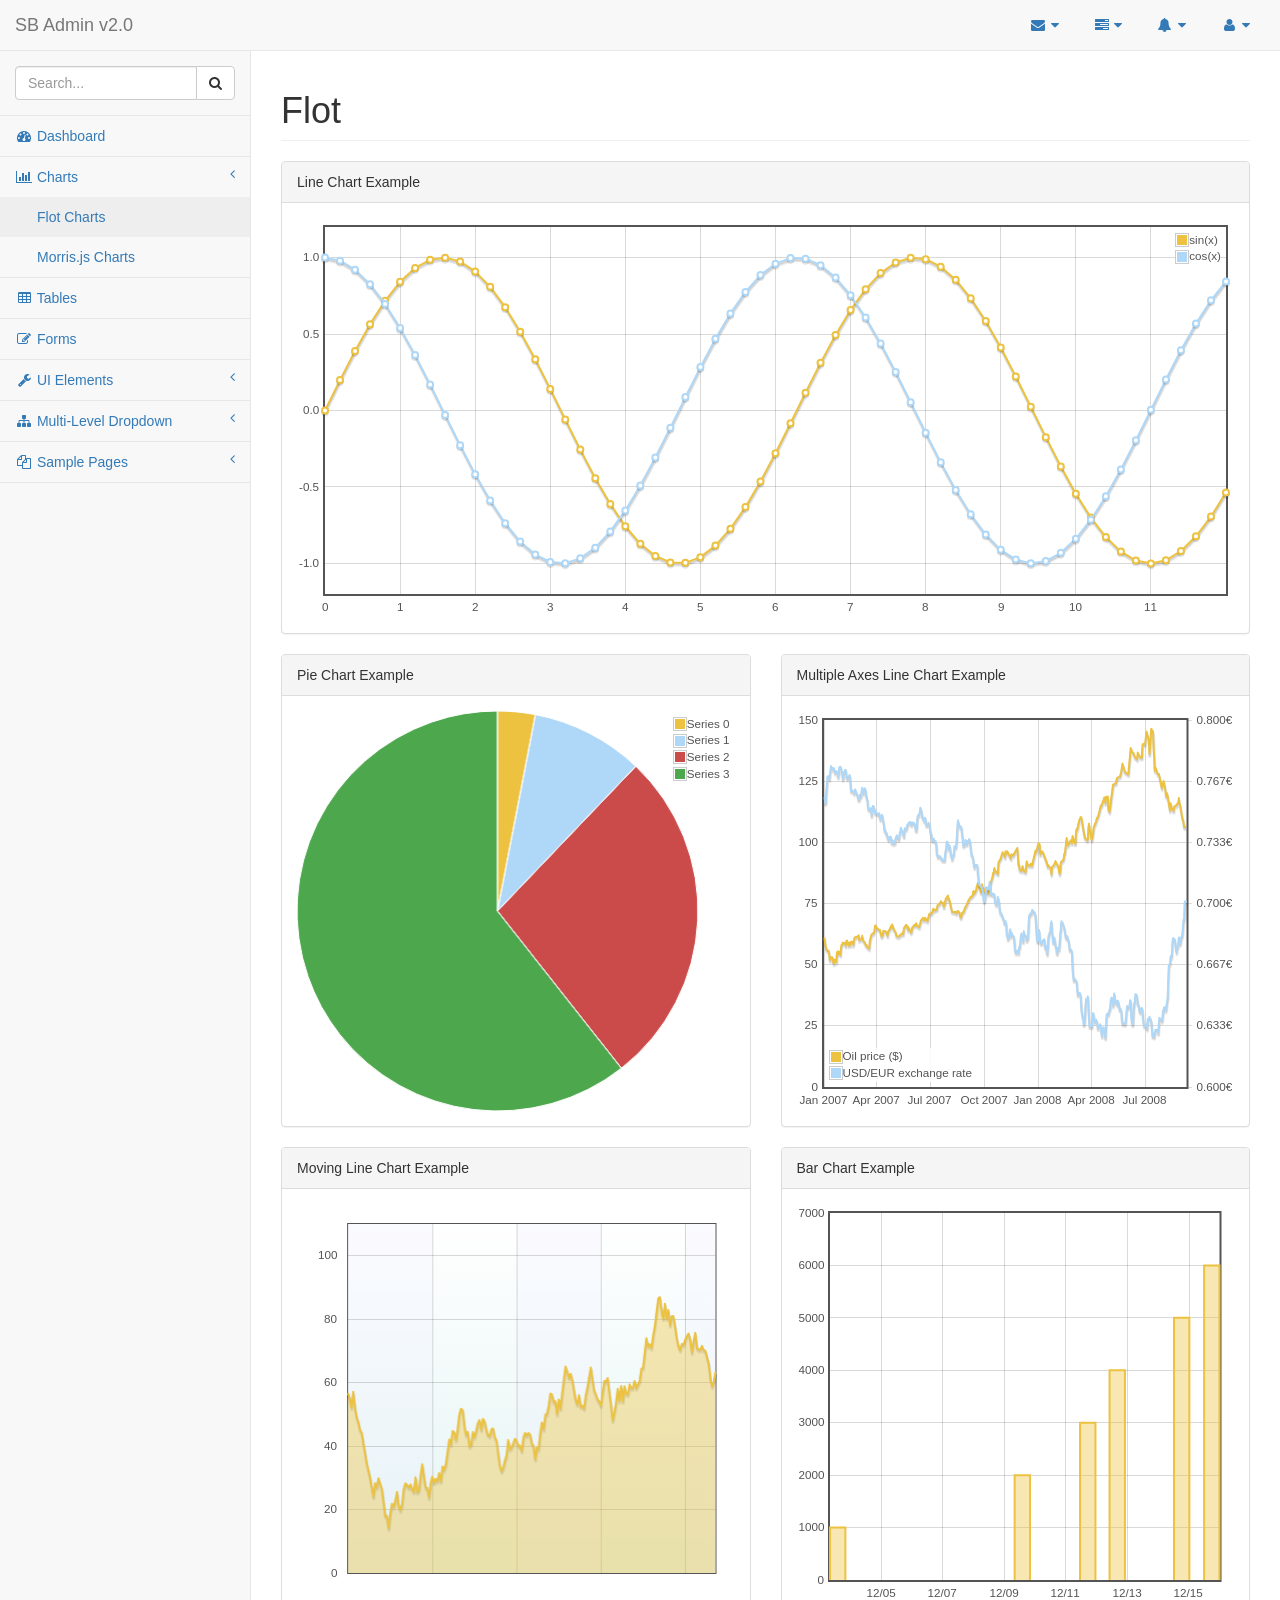
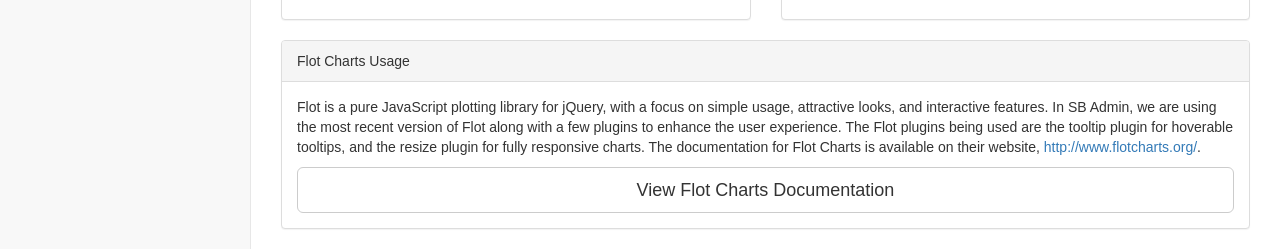
<file: PrototipoOntologia/web/pages/flot.html>
<!DOCTYPE html>
<html lang="en">

<head>

    <meta charset="utf-8">
    <meta http-equiv="X-UA-Compatible" content="IE=edge">
    <meta name="viewport" content="width=device-width, initial-scale=1">
    <meta name="description" content="">
    <meta name="author" content="">

    <title>SB Admin 2 - Bootstrap Admin Theme</title>

    <!-- Bootstrap Core CSS -->
    <link href="../vendor/bootstrap/css/bootstrap.min.css" rel="stylesheet">

    <!-- MetisMenu CSS -->
    <link href="../vendor/metisMenu/metisMenu.min.css" rel="stylesheet">

    <!-- Custom CSS -->
    <link href="../dist/css/sb-admin-2.css" rel="stylesheet">

    <!-- Morris Charts CSS -->
    <link href="../vendor/morrisjs/morris.css" rel="stylesheet">

    <!-- Custom Fonts -->
    <link href="../vendor/font-awesome/css/font-awesome.min.css" rel="stylesheet" type="text/css">

    <!-- HTML5 Shim and Respond.js IE8 support of HTML5 elements and media queries -->
    <!-- WARNING: Respond.js doesn't work if you view the page via file:// -->
    <!--[if lt IE 9]>
        <script src="https://oss.maxcdn.com/libs/html5shiv/3.7.0/html5shiv.js"></script>
        <script src="https://oss.maxcdn.com/libs/respond.js/1.4.2/respond.min.js"></script>
    <![endif]-->

</head>

<body>

    <div id="wrapper">

        <!-- Navigation -->
        <nav class="navbar navbar-default navbar-static-top" role="navigation" style="margin-bottom: 0">
            <div class="navbar-header">
                <button type="button" class="navbar-toggle" data-toggle="collapse" data-target=".navbar-collapse">
                    <span class="sr-only">Toggle navigation</span>
                    <span class="icon-bar"></span>
                    <span class="icon-bar"></span>
                    <span class="icon-bar"></span>
                </button>
                <a class="navbar-brand" href="index.html">SB Admin v2.0</a>
            </div>
            <!-- /.navbar-header -->

            <ul class="nav navbar-top-links navbar-right">
                <li class="dropdown">
                    <a class="dropdown-toggle" data-toggle="dropdown" href="#">
                        <i class="fa fa-envelope fa-fw"></i> <i class="fa fa-caret-down"></i>
                    </a>
                    <ul class="dropdown-menu dropdown-messages">
                        <li>
                            <a href="#">
                                <div>
                                    <strong>John Smith</strong>
                                    <span class="pull-right text-muted">
                                        <em>Yesterday</em>
                                    </span>
                                </div>
                                <div>Lorem ipsum dolor sit amet, consectetur adipiscing elit. Pellentesque eleifend...</div>
                            </a>
                        </li>
                        <li class="divider"></li>
                        <li>
                            <a href="#">
                                <div>
                                    <strong>John Smith</strong>
                                    <span class="pull-right text-muted">
                                        <em>Yesterday</em>
                                    </span>
                                </div>
                                <div>Lorem ipsum dolor sit amet, consectetur adipiscing elit. Pellentesque eleifend...</div>
                            </a>
                        </li>
                        <li class="divider"></li>
                        <li>
                            <a href="#">
                                <div>
                                    <strong>John Smith</strong>
                                    <span class="pull-right text-muted">
                                        <em>Yesterday</em>
                                    </span>
                                </div>
                                <div>Lorem ipsum dolor sit amet, consectetur adipiscing elit. Pellentesque eleifend...</div>
                            </a>
                        </li>
                        <li class="divider"></li>
                        <li>
                            <a class="text-center" href="#">
                                <strong>Read All Messages</strong>
                                <i class="fa fa-angle-right"></i>
                            </a>
                        </li>
                    </ul>
                    <!-- /.dropdown-messages -->
                </li>
                <!-- /.dropdown -->
                <li class="dropdown">
                    <a class="dropdown-toggle" data-toggle="dropdown" href="#">
                        <i class="fa fa-tasks fa-fw"></i> <i class="fa fa-caret-down"></i>
                    </a>
                    <ul class="dropdown-menu dropdown-tasks">
                        <li>
                            <a href="#">
                                <div>
                                    <p>
                                        <strong>Task 1</strong>
                                        <span class="pull-right text-muted">40% Complete</span>
                                    </p>
                                    <div class="progress progress-striped active">
                                        <div class="progress-bar progress-bar-success" role="progressbar" aria-valuenow="40" aria-valuemin="0" aria-valuemax="100" style="width: 40%">
                                            <span class="sr-only">40% Complete (success)</span>
                                        </div>
                                    </div>
                                </div>
                            </a>
                        </li>
                        <li class="divider"></li>
                        <li>
                            <a href="#">
                                <div>
                                    <p>
                                        <strong>Task 2</strong>
                                        <span class="pull-right text-muted">20% Complete</span>
                                    </p>
                                    <div class="progress progress-striped active">
                                        <div class="progress-bar progress-bar-info" role="progressbar" aria-valuenow="20" aria-valuemin="0" aria-valuemax="100" style="width: 20%">
                                            <span class="sr-only">20% Complete</span>
                                        </div>
                                    </div>
                                </div>
                            </a>
                        </li>
                        <li class="divider"></li>
                        <li>
                            <a href="#">
                                <div>
                                    <p>
                                        <strong>Task 3</strong>
                                        <span class="pull-right text-muted">60% Complete</span>
                                    </p>
                                    <div class="progress progress-striped active">
                                        <div class="progress-bar progress-bar-warning" role="progressbar" aria-valuenow="60" aria-valuemin="0" aria-valuemax="100" style="width: 60%">
                                            <span class="sr-only">60% Complete (warning)</span>
                                        </div>
                                    </div>
                                </div>
                            </a>
                        </li>
                        <li class="divider"></li>
                        <li>
                            <a href="#">
                                <div>
                                    <p>
                                        <strong>Task 4</strong>
                                        <span class="pull-right text-muted">80% Complete</span>
                                    </p>
                                    <div class="progress progress-striped active">
                                        <div class="progress-bar progress-bar-danger" role="progressbar" aria-valuenow="80" aria-valuemin="0" aria-valuemax="100" style="width: 80%">
                                            <span class="sr-only">80% Complete (danger)</span>
                                        </div>
                                    </div>
                                </div>
                            </a>
                        </li>
                        <li class="divider"></li>
                        <li>
                            <a class="text-center" href="#">
                                <strong>See All Tasks</strong>
                                <i class="fa fa-angle-right"></i>
                            </a>
                        </li>
                    </ul>
                    <!-- /.dropdown-tasks -->
                </li>
                <!-- /.dropdown -->
                <li class="dropdown">
                    <a class="dropdown-toggle" data-toggle="dropdown" href="#">
                        <i class="fa fa-bell fa-fw"></i> <i class="fa fa-caret-down"></i>
                    </a>
                    <ul class="dropdown-menu dropdown-alerts">
                        <li>
                            <a href="#">
                                <div>
                                    <i class="fa fa-comment fa-fw"></i> New Comment
                                    <span class="pull-right text-muted small">4 minutes ago</span>
                                </div>
                            </a>
                        </li>
                        <li class="divider"></li>
                        <li>
                            <a href="#">
                                <div>
                                    <i class="fa fa-twitter fa-fw"></i> 3 New Followers
                                    <span class="pull-right text-muted small">12 minutes ago</span>
                                </div>
                            </a>
                        </li>
                        <li class="divider"></li>
                        <li>
                            <a href="#">
                                <div>
                                    <i class="fa fa-envelope fa-fw"></i> Message Sent
                                    <span class="pull-right text-muted small">4 minutes ago</span>
                                </div>
                            </a>
                        </li>
                        <li class="divider"></li>
                        <li>
                            <a href="#">
                                <div>
                                    <i class="fa fa-tasks fa-fw"></i> New Task
                                    <span class="pull-right text-muted small">4 minutes ago</span>
                                </div>
                            </a>
                        </li>
                        <li class="divider"></li>
                        <li>
                            <a href="#">
                                <div>
                                    <i class="fa fa-upload fa-fw"></i> Server Rebooted
                                    <span class="pull-right text-muted small">4 minutes ago</span>
                                </div>
                            </a>
                        </li>
                        <li class="divider"></li>
                        <li>
                            <a class="text-center" href="#">
                                <strong>See All Alerts</strong>
                                <i class="fa fa-angle-right"></i>
                            </a>
                        </li>
                    </ul>
                    <!-- /.dropdown-alerts -->
                </li>
                <!-- /.dropdown -->
                <li class="dropdown">
                    <a class="dropdown-toggle" data-toggle="dropdown" href="#">
                        <i class="fa fa-user fa-fw"></i> <i class="fa fa-caret-down"></i>
                    </a>
                    <ul class="dropdown-menu dropdown-user">
                        <li><a href="#"><i class="fa fa-user fa-fw"></i> User Profile</a>
                        </li>
                        <li><a href="#"><i class="fa fa-gear fa-fw"></i> Settings</a>
                        </li>
                        <li class="divider"></li>
                        <li><a href="login.html"><i class="fa fa-sign-out fa-fw"></i> Logout</a>
                        </li>
                    </ul>
                    <!-- /.dropdown-user -->
                </li>
                <!-- /.dropdown -->
            </ul>
            <!-- /.navbar-top-links -->

            <div class="navbar-default sidebar" role="navigation">
                <div class="sidebar-nav navbar-collapse">
                    <ul class="nav" id="side-menu">
                        <li class="sidebar-search">
                            <div class="input-group custom-search-form">
                                <input type="text" class="form-control" placeholder="Search...">
                                <span class="input-group-btn">
                                <button class="btn btn-default" type="button">
                                    <i class="fa fa-search"></i>
                                </button>
                            </span>
                            </div>
                            <!-- /input-group -->
                        </li>
                        <li>
                            <a href="index.html"><i class="fa fa-dashboard fa-fw"></i> Dashboard</a>
                        </li>
                        <li>
                            <a href="#"><i class="fa fa-bar-chart-o fa-fw"></i> Charts<span class="fa arrow"></span></a>
                            <ul class="nav nav-second-level">
                                <li>
                                    <a href="flot.html">Flot Charts</a>
                                </li>
                                <li>
                                    <a href="morris.html">Morris.js Charts</a>
                                </li>
                            </ul>
                            <!-- /.nav-second-level -->
                        </li>
                        <li>
                            <a href="tables.html"><i class="fa fa-table fa-fw"></i> Tables</a>
                        </li>
                        <li>
                            <a href="forms.html"><i class="fa fa-edit fa-fw"></i> Forms</a>
                        </li>
                        <li>
                            <a href="#"><i class="fa fa-wrench fa-fw"></i> UI Elements<span class="fa arrow"></span></a>
                            <ul class="nav nav-second-level">
                                <li>
                                    <a href="panels-wells.html">Panels and Wells</a>
                                </li>
                                <li>
                                    <a href="buttons.html">Buttons</a>
                                </li>
                                <li>
                                    <a href="notifications.html">Notifications</a>
                                </li>
                                <li>
                                    <a href="typography.html">Typography</a>
                                </li>
                                <li>
                                    <a href="icons.html"> Icons</a>
                                </li>
                                <li>
                                    <a href="grid.html">Grid</a>
                                </li>
                            </ul>
                            <!-- /.nav-second-level -->
                        </li>
                        <li>
                            <a href="#"><i class="fa fa-sitemap fa-fw"></i> Multi-Level Dropdown<span class="fa arrow"></span></a>
                            <ul class="nav nav-second-level">
                                <li>
                                    <a href="#">Second Level Item</a>
                                </li>
                                <li>
                                    <a href="#">Second Level Item</a>
                                </li>
                                <li>
                                    <a href="#">Third Level <span class="fa arrow"></span></a>
                                    <ul class="nav nav-third-level">
                                        <li>
                                            <a href="#">Third Level Item</a>
                                        </li>
                                        <li>
                                            <a href="#">Third Level Item</a>
                                        </li>
                                        <li>
                                            <a href="#">Third Level Item</a>
                                        </li>
                                        <li>
                                            <a href="#">Third Level Item</a>
                                        </li>
                                    </ul>
                                    <!-- /.nav-third-level -->
                                </li>
                            </ul>
                            <!-- /.nav-second-level -->
                        </li>
                        <li>
                            <a href="#"><i class="fa fa-files-o fa-fw"></i> Sample Pages<span class="fa arrow"></span></a>
                            <ul class="nav nav-second-level">
                                <li>
                                    <a href="blank.html">Blank Page</a>
                                </li>
                                <li>
                                    <a href="login.html">Login Page</a>
                                </li>
                            </ul>
                            <!-- /.nav-second-level -->
                        </li>
                    </ul>
                </div>
                <!-- /.sidebar-collapse -->
            </div>
            <!-- /.navbar-static-side -->
        </nav>

        <div id="page-wrapper">
            <div class="row">
                <div class="col-lg-12">
                    <h1 class="page-header">Flot</h1>
                </div>
                <!-- /.col-lg-12 -->
            </div>
            <!-- /.row -->
            <div class="row">
                <div class="col-lg-12">
                    <div class="panel panel-default">
                        <div class="panel-heading">
                            Line Chart Example
                        </div>
                        <!-- /.panel-heading -->
                        <div class="panel-body">
                            <div class="flot-chart">
                                <div class="flot-chart-content" id="flot-line-chart"></div>
                            </div>
                        </div>
                        <!-- /.panel-body -->
                    </div>
                    <!-- /.panel -->
                </div>
                <!-- /.col-lg-12 -->
                <div class="col-lg-6">
                    <div class="panel panel-default">
                        <div class="panel-heading">
                            Pie Chart Example
                        </div>
                        <!-- /.panel-heading -->
                        <div class="panel-body">
                            <div class="flot-chart">
                                <div class="flot-chart-content" id="flot-pie-chart"></div>
                            </div>
                        </div>
                        <!-- /.panel-body -->
                    </div>
                    <!-- /.panel -->
                </div>
                <!-- /.col-lg-6 -->
                <div class="col-lg-6">
                    <div class="panel panel-default">
                        <div class="panel-heading">
                            Multiple Axes Line Chart Example
                        </div>
                        <!-- /.panel-heading -->
                        <div class="panel-body">
                            <div class="flot-chart">
                                <div class="flot-chart-content" id="flot-line-chart-multi"></div>
                            </div>
                        </div>
                        <!-- /.panel-body -->
                    </div>
                    <!-- /.panel -->
                </div>
                <!-- /.col-lg-6 -->
                <div class="col-lg-6">
                    <div class="panel panel-default">
                        <div class="panel-heading">
                            Moving Line Chart Example
                        </div>
                        <!-- /.panel-heading -->
                        <div class="panel-body">
                            <div class="flot-chart">
                                <div class="flot-chart-content" id="flot-line-chart-moving"></div>
                            </div>
                        </div>
                        <!-- /.panel-body -->
                    </div>
                    <!-- /.panel -->
                </div>
                <!-- /.col-lg-6 -->
                <div class="col-lg-6">
                    <div class="panel panel-default">
                        <div class="panel-heading">
                            Bar Chart Example
                        </div>
                        <!-- /.panel-heading -->
                        <div class="panel-body">
                            <div class="flot-chart">
                                <div class="flot-chart-content" id="flot-bar-chart"></div>
                            </div>
                        </div>
                        <!-- /.panel-body -->
                    </div>
                    <!-- /.panel -->
                </div>
                <!-- /.col-lg-6 -->
                <div class="col-lg-12">
                    <div class="panel panel-default">
                        <div class="panel-heading">
                            Flot Charts Usage
                        </div>
                        <!-- /.panel-heading -->
                        <div class="panel-body">
                            <p>Flot is a pure JavaScript plotting library for jQuery, with a focus on simple usage, attractive looks, and interactive features. In SB Admin, we are using the most recent version of Flot along with a few plugins to enhance the user experience. The Flot plugins being used are the tooltip plugin for hoverable tooltips, and the resize plugin for fully responsive charts. The documentation for Flot Charts is available on their website, <a target="_blank" href="http://www.flotcharts.org/">http://www.flotcharts.org/</a>.</p>
                            <a target="_blank" class="btn btn-default btn-lg btn-block" href="http://www.flotcharts.org/">View Flot Charts Documentation</a>
                        </div>
                        <!-- /.panel-body -->
                    </div>
                    <!-- /.panel -->
                </div>
                <!-- /.col-lg-6 -->
            </div>
            <!-- /.row -->
        </div>
        <!-- /#page-wrapper -->

    </div>
    <!-- /#wrapper -->

    <!-- jQuery -->
    <script src="../vendor/jquery/jquery.min.js"></script>

    <!-- Bootstrap Core JavaScript -->
    <script src="../vendor/bootstrap/js/bootstrap.min.js"></script>

    <!-- Metis Menu Plugin JavaScript -->
    <script src="../vendor/metisMenu/metisMenu.min.js"></script>

    <!-- Flot Charts JavaScript -->
    <script src="../vendor/flot/excanvas.min.js"></script>
    <script src="../vendor/flot/jquery.flot.js"></script>
    <script src="../vendor/flot/jquery.flot.pie.js"></script>
    <script src="../vendor/flot/jquery.flot.resize.js"></script>
    <script src="../vendor/flot/jquery.flot.time.js"></script>
    <script src="../vendor/flot-tooltip/jquery.flot.tooltip.min.js"></script>
    <script src="../data/flot-data.js"></script>

    <!-- Custom Theme JavaScript -->
    <script src="../dist/js/sb-admin-2.js"></script>

</body>

</html>
</file>
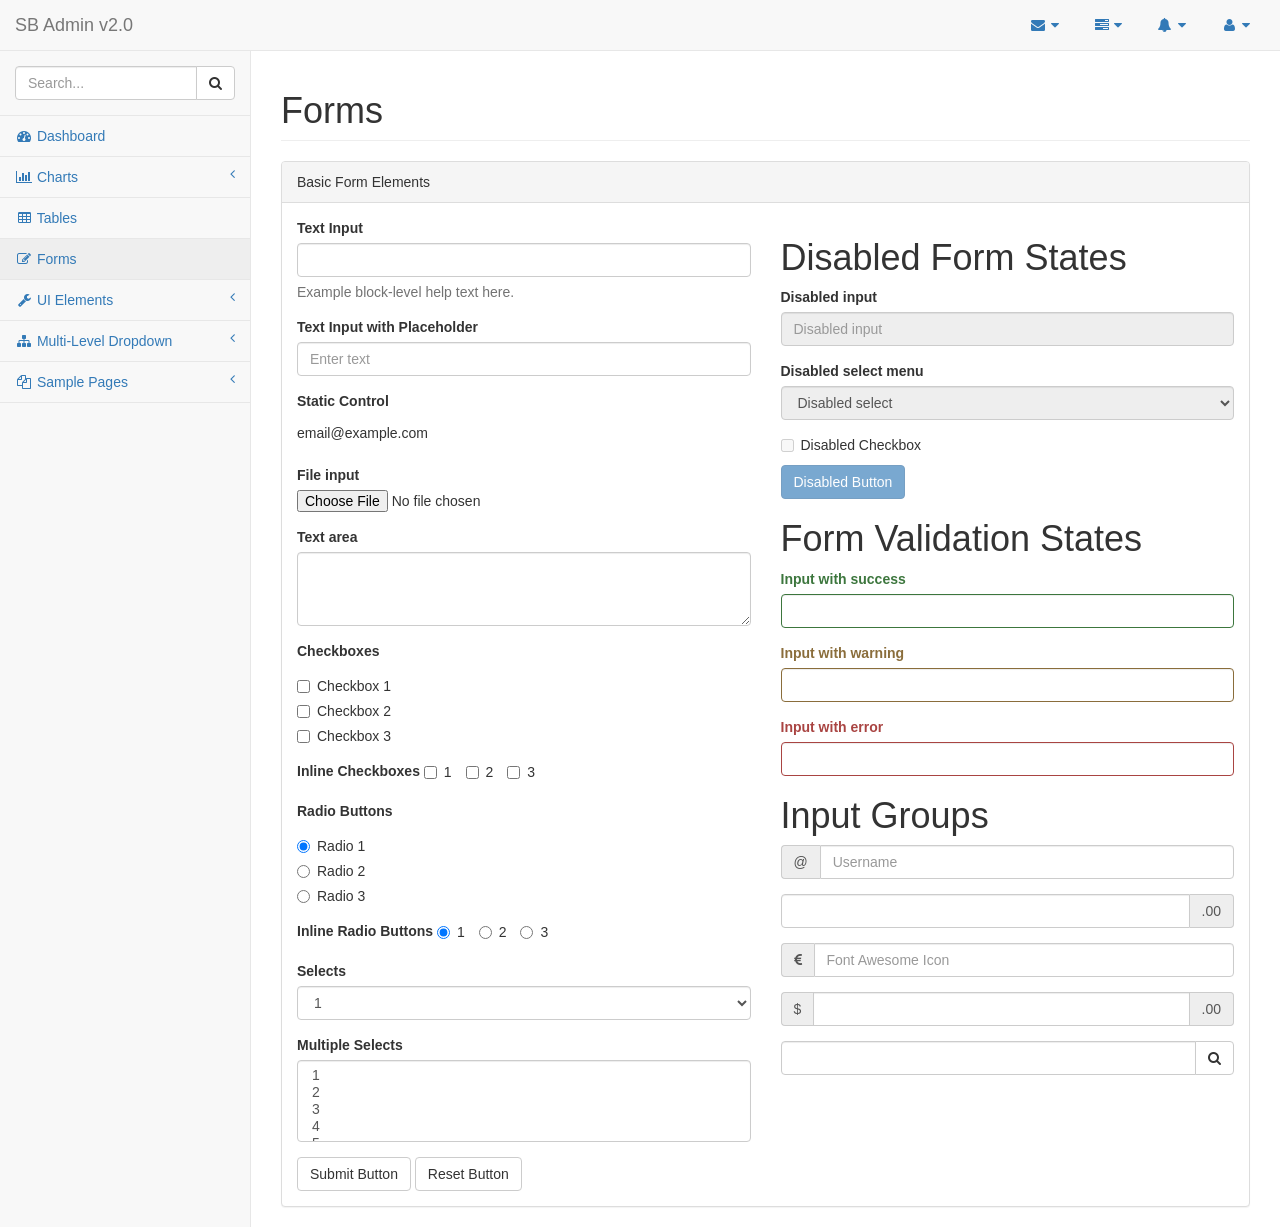
<file: PrototipoOntologia/web/pages/forms.html>
<!DOCTYPE html>
<html lang="en">

<head>

    <meta charset="utf-8">
    <meta http-equiv="X-UA-Compatible" content="IE=edge">
    <meta name="viewport" content="width=device-width, initial-scale=1">
    <meta name="description" content="">
    <meta name="author" content="">

    <title>SB Admin 2 - Bootstrap Admin Theme</title>

    <!-- Bootstrap Core CSS -->
    <link href="../vendor/bootstrap/css/bootstrap.min.css" rel="stylesheet">

    <!-- MetisMenu CSS -->
    <link href="../vendor/metisMenu/metisMenu.min.css" rel="stylesheet">

    <!-- Custom CSS -->
    <link href="../dist/css/sb-admin-2.css" rel="stylesheet">

    <!-- Custom Fonts -->
    <link href="../vendor/font-awesome/css/font-awesome.min.css" rel="stylesheet" type="text/css">

    <!-- HTML5 Shim and Respond.js IE8 support of HTML5 elements and media queries -->
    <!-- WARNING: Respond.js doesn't work if you view the page via file:// -->
    <!--[if lt IE 9]>
        <script src="https://oss.maxcdn.com/libs/html5shiv/3.7.0/html5shiv.js"></script>
        <script src="https://oss.maxcdn.com/libs/respond.js/1.4.2/respond.min.js"></script>
    <![endif]-->

</head>

<body>

    <div id="wrapper">

        <!-- Navigation -->
        <nav class="navbar navbar-default navbar-static-top" role="navigation" style="margin-bottom: 0">
            <div class="navbar-header">
                <button type="button" class="navbar-toggle" data-toggle="collapse" data-target=".navbar-collapse">
                    <span class="sr-only">Toggle navigation</span>
                    <span class="icon-bar"></span>
                    <span class="icon-bar"></span>
                    <span class="icon-bar"></span>
                </button>
                <a class="navbar-brand" href="index.html">SB Admin v2.0</a>
            </div>
            <!-- /.navbar-header -->

            <ul class="nav navbar-top-links navbar-right">
                <li class="dropdown">
                    <a class="dropdown-toggle" data-toggle="dropdown" href="#">
                        <i class="fa fa-envelope fa-fw"></i> <i class="fa fa-caret-down"></i>
                    </a>
                    <ul class="dropdown-menu dropdown-messages">
                        <li>
                            <a href="#">
                                <div>
                                    <strong>John Smith</strong>
                                    <span class="pull-right text-muted">
                                        <em>Yesterday</em>
                                    </span>
                                </div>
                                <div>Lorem ipsum dolor sit amet, consectetur adipiscing elit. Pellentesque eleifend...</div>
                            </a>
                        </li>
                        <li class="divider"></li>
                        <li>
                            <a href="#">
                                <div>
                                    <strong>John Smith</strong>
                                    <span class="pull-right text-muted">
                                        <em>Yesterday</em>
                                    </span>
                                </div>
                                <div>Lorem ipsum dolor sit amet, consectetur adipiscing elit. Pellentesque eleifend...</div>
                            </a>
                        </li>
                        <li class="divider"></li>
                        <li>
                            <a href="#">
                                <div>
                                    <strong>John Smith</strong>
                                    <span class="pull-right text-muted">
                                        <em>Yesterday</em>
                                    </span>
                                </div>
                                <div>Lorem ipsum dolor sit amet, consectetur adipiscing elit. Pellentesque eleifend...</div>
                            </a>
                        </li>
                        <li class="divider"></li>
                        <li>
                            <a class="text-center" href="#">
                                <strong>Read All Messages</strong>
                                <i class="fa fa-angle-right"></i>
                            </a>
                        </li>
                    </ul>
                    <!-- /.dropdown-messages -->
                </li>
                <!-- /.dropdown -->
                <li class="dropdown">
                    <a class="dropdown-toggle" data-toggle="dropdown" href="#">
                        <i class="fa fa-tasks fa-fw"></i> <i class="fa fa-caret-down"></i>
                    </a>
                    <ul class="dropdown-menu dropdown-tasks">
                        <li>
                            <a href="#">
                                <div>
                                    <p>
                                        <strong>Task 1</strong>
                                        <span class="pull-right text-muted">40% Complete</span>
                                    </p>
                                    <div class="progress progress-striped active">
                                        <div class="progress-bar progress-bar-success" role="progressbar" aria-valuenow="40" aria-valuemin="0" aria-valuemax="100" style="width: 40%">
                                            <span class="sr-only">40% Complete (success)</span>
                                        </div>
                                    </div>
                                </div>
                            </a>
                        </li>
                        <li class="divider"></li>
                        <li>
                            <a href="#">
                                <div>
                                    <p>
                                        <strong>Task 2</strong>
                                        <span class="pull-right text-muted">20% Complete</span>
                                    </p>
                                    <div class="progress progress-striped active">
                                        <div class="progress-bar progress-bar-info" role="progressbar" aria-valuenow="20" aria-valuemin="0" aria-valuemax="100" style="width: 20%">
                                            <span class="sr-only">20% Complete</span>
                                        </div>
                                    </div>
                                </div>
                            </a>
                        </li>
                        <li class="divider"></li>
                        <li>
                            <a href="#">
                                <div>
                                    <p>
                                        <strong>Task 3</strong>
                                        <span class="pull-right text-muted">60% Complete</span>
                                    </p>
                                    <div class="progress progress-striped active">
                                        <div class="progress-bar progress-bar-warning" role="progressbar" aria-valuenow="60" aria-valuemin="0" aria-valuemax="100" style="width: 60%">
                                            <span class="sr-only">60% Complete (warning)</span>
                                        </div>
                                    </div>
                                </div>
                            </a>
                        </li>
                        <li class="divider"></li>
                        <li>
                            <a href="#">
                                <div>
                                    <p>
                                        <strong>Task 4</strong>
                                        <span class="pull-right text-muted">80% Complete</span>
                                    </p>
                                    <div class="progress progress-striped active">
                                        <div class="progress-bar progress-bar-danger" role="progressbar" aria-valuenow="80" aria-valuemin="0" aria-valuemax="100" style="width: 80%">
                                            <span class="sr-only">80% Complete (danger)</span>
                                        </div>
                                    </div>
                                </div>
                            </a>
                        </li>
                        <li class="divider"></li>
                        <li>
                            <a class="text-center" href="#">
                                <strong>See All Tasks</strong>
                                <i class="fa fa-angle-right"></i>
                            </a>
                        </li>
                    </ul>
                    <!-- /.dropdown-tasks -->
                </li>
                <!-- /.dropdown -->
                <li class="dropdown">
                    <a class="dropdown-toggle" data-toggle="dropdown" href="#">
                        <i class="fa fa-bell fa-fw"></i> <i class="fa fa-caret-down"></i>
                    </a>
                    <ul class="dropdown-menu dropdown-alerts">
                        <li>
                            <a href="#">
                                <div>
                                    <i class="fa fa-comment fa-fw"></i> New Comment
                                    <span class="pull-right text-muted small">4 minutes ago</span>
                                </div>
                            </a>
                        </li>
                        <li class="divider"></li>
                        <li>
                            <a href="#">
                                <div>
                                    <i class="fa fa-twitter fa-fw"></i> 3 New Followers
                                    <span class="pull-right text-muted small">12 minutes ago</span>
                                </div>
                            </a>
                        </li>
                        <li class="divider"></li>
                        <li>
                            <a href="#">
                                <div>
                                    <i class="fa fa-envelope fa-fw"></i> Message Sent
                                    <span class="pull-right text-muted small">4 minutes ago</span>
                                </div>
                            </a>
                        </li>
                        <li class="divider"></li>
                        <li>
                            <a href="#">
                                <div>
                                    <i class="fa fa-tasks fa-fw"></i> New Task
                                    <span class="pull-right text-muted small">4 minutes ago</span>
                                </div>
                            </a>
                        </li>
                        <li class="divider"></li>
                        <li>
                            <a href="#">
                                <div>
                                    <i class="fa fa-upload fa-fw"></i> Server Rebooted
                                    <span class="pull-right text-muted small">4 minutes ago</span>
                                </div>
                            </a>
                        </li>
                        <li class="divider"></li>
                        <li>
                            <a class="text-center" href="#">
                                <strong>See All Alerts</strong>
                                <i class="fa fa-angle-right"></i>
                            </a>
                        </li>
                    </ul>
                    <!-- /.dropdown-alerts -->
                </li>
                <!-- /.dropdown -->
                <li class="dropdown">
                    <a class="dropdown-toggle" data-toggle="dropdown" href="#">
                        <i class="fa fa-user fa-fw"></i> <i class="fa fa-caret-down"></i>
                    </a>
                    <ul class="dropdown-menu dropdown-user">
                        <li><a href="#"><i class="fa fa-user fa-fw"></i> User Profile</a>
                        </li>
                        <li><a href="#"><i class="fa fa-gear fa-fw"></i> Settings</a>
                        </li>
                        <li class="divider"></li>
                        <li><a href="login.html"><i class="fa fa-sign-out fa-fw"></i> Logout</a>
                        </li>
                    </ul>
                    <!-- /.dropdown-user -->
                </li>
                <!-- /.dropdown -->
            </ul>
            <!-- /.navbar-top-links -->

            <div class="navbar-default sidebar" role="navigation">
                <div class="sidebar-nav navbar-collapse">
                    <ul class="nav" id="side-menu">
                        <li class="sidebar-search">
                            <div class="input-group custom-search-form">
                                <input type="text" class="form-control" placeholder="Search...">
                                <span class="input-group-btn">
                                <button class="btn btn-default" type="button">
                                    <i class="fa fa-search"></i>
                                </button>
                            </span>
                            </div>
                            <!-- /input-group -->
                        </li>
                        <li>
                            <a href="index.html"><i class="fa fa-dashboard fa-fw"></i> Dashboard</a>
                        </li>
                        <li>
                            <a href="#"><i class="fa fa-bar-chart-o fa-fw"></i> Charts<span class="fa arrow"></span></a>
                            <ul class="nav nav-second-level">
                                <li>
                                    <a href="flot.html">Flot Charts</a>
                                </li>
                                <li>
                                    <a href="morris.html">Morris.js Charts</a>
                                </li>
                            </ul>
                            <!-- /.nav-second-level -->
                        </li>
                        <li>
                            <a href="tables.html"><i class="fa fa-table fa-fw"></i> Tables</a>
                        </li>
                        <li>
                            <a href="forms.html"><i class="fa fa-edit fa-fw"></i> Forms</a>
                        </li>
                        <li>
                            <a href="#"><i class="fa fa-wrench fa-fw"></i> UI Elements<span class="fa arrow"></span></a>
                            <ul class="nav nav-second-level">
                                <li>
                                    <a href="panels-wells.html">Panels and Wells</a>
                                </li>
                                <li>
                                    <a href="buttons.html">Buttons</a>
                                </li>
                                <li>
                                    <a href="notifications.html">Notifications</a>
                                </li>
                                <li>
                                    <a href="typography.html">Typography</a>
                                </li>
                                <li>
                                    <a href="icons.html"> Icons</a>
                                </li>
                                <li>
                                    <a href="grid.html">Grid</a>
                                </li>
                            </ul>
                            <!-- /.nav-second-level -->
                        </li>
                        <li>
                            <a href="#"><i class="fa fa-sitemap fa-fw"></i> Multi-Level Dropdown<span class="fa arrow"></span></a>
                            <ul class="nav nav-second-level">
                                <li>
                                    <a href="#">Second Level Item</a>
                                </li>
                                <li>
                                    <a href="#">Second Level Item</a>
                                </li>
                                <li>
                                    <a href="#">Third Level <span class="fa arrow"></span></a>
                                    <ul class="nav nav-third-level">
                                        <li>
                                            <a href="#">Third Level Item</a>
                                        </li>
                                        <li>
                                            <a href="#">Third Level Item</a>
                                        </li>
                                        <li>
                                            <a href="#">Third Level Item</a>
                                        </li>
                                        <li>
                                            <a href="#">Third Level Item</a>
                                        </li>
                                    </ul>
                                    <!-- /.nav-third-level -->
                                </li>
                            </ul>
                            <!-- /.nav-second-level -->
                        </li>
                        <li>
                            <a href="#"><i class="fa fa-files-o fa-fw"></i> Sample Pages<span class="fa arrow"></span></a>
                            <ul class="nav nav-second-level">
                                <li>
                                    <a href="blank.html">Blank Page</a>
                                </li>
                                <li>
                                    <a href="login.html">Login Page</a>
                                </li>
                            </ul>
                            <!-- /.nav-second-level -->
                        </li>
                    </ul>
                </div>
                <!-- /.sidebar-collapse -->
            </div>
            <!-- /.navbar-static-side -->
        </nav>

        <div id="page-wrapper">
            <div class="row">
                <div class="col-lg-12">
                    <h1 class="page-header">Forms</h1>
                </div>
                <!-- /.col-lg-12 -->
            </div>
            <!-- /.row -->
            <div class="row">
                <div class="col-lg-12">
                    <div class="panel panel-default">
                        <div class="panel-heading">
                            Basic Form Elements
                        </div>
                        <div class="panel-body">
                            <div class="row">
                                <div class="col-lg-6">
                                    <form role="form">
                                        <div class="form-group">
                                            <label>Text Input</label>
                                            <input class="form-control">
                                            <p class="help-block">Example block-level help text here.</p>
                                        </div>
                                        <div class="form-group">
                                            <label>Text Input with Placeholder</label>
                                            <input class="form-control" placeholder="Enter text">
                                        </div>
                                        <div class="form-group">
                                            <label>Static Control</label>
                                            <p class="form-control-static">email@example.com</p>
                                        </div>
                                        <div class="form-group">
                                            <label>File input</label>
                                            <input type="file">
                                        </div>
                                        <div class="form-group">
                                            <label>Text area</label>
                                            <textarea class="form-control" rows="3"></textarea>
                                        </div>
                                        <div class="form-group">
                                            <label>Checkboxes</label>
                                            <div class="checkbox">
                                                <label>
                                                    <input type="checkbox" value="">Checkbox 1
                                                </label>
                                            </div>
                                            <div class="checkbox">
                                                <label>
                                                    <input type="checkbox" value="">Checkbox 2
                                                </label>
                                            </div>
                                            <div class="checkbox">
                                                <label>
                                                    <input type="checkbox" value="">Checkbox 3
                                                </label>
                                            </div>
                                        </div>
                                        <div class="form-group">
                                            <label>Inline Checkboxes</label>
                                            <label class="checkbox-inline">
                                                <input type="checkbox">1
                                            </label>
                                            <label class="checkbox-inline">
                                                <input type="checkbox">2
                                            </label>
                                            <label class="checkbox-inline">
                                                <input type="checkbox">3
                                            </label>
                                        </div>
                                        <div class="form-group">
                                            <label>Radio Buttons</label>
                                            <div class="radio">
                                                <label>
                                                    <input type="radio" name="optionsRadios" id="optionsRadios1" value="option1" checked>Radio 1
                                                </label>
                                            </div>
                                            <div class="radio">
                                                <label>
                                                    <input type="radio" name="optionsRadios" id="optionsRadios2" value="option2">Radio 2
                                                </label>
                                            </div>
                                            <div class="radio">
                                                <label>
                                                    <input type="radio" name="optionsRadios" id="optionsRadios3" value="option3">Radio 3
                                                </label>
                                            </div>
                                        </div>
                                        <div class="form-group">
                                            <label>Inline Radio Buttons</label>
                                            <label class="radio-inline">
                                                <input type="radio" name="optionsRadiosInline" id="optionsRadiosInline1" value="option1" checked>1
                                            </label>
                                            <label class="radio-inline">
                                                <input type="radio" name="optionsRadiosInline" id="optionsRadiosInline2" value="option2">2
                                            </label>
                                            <label class="radio-inline">
                                                <input type="radio" name="optionsRadiosInline" id="optionsRadiosInline3" value="option3">3
                                            </label>
                                        </div>
                                        <div class="form-group">
                                            <label>Selects</label>
                                            <select class="form-control">
                                                <option>1</option>
                                                <option>2</option>
                                                <option>3</option>
                                                <option>4</option>
                                                <option>5</option>
                                            </select>
                                        </div>
                                        <div class="form-group">
                                            <label>Multiple Selects</label>
                                            <select multiple class="form-control">
                                                <option>1</option>
                                                <option>2</option>
                                                <option>3</option>
                                                <option>4</option>
                                                <option>5</option>
                                            </select>
                                        </div>
                                        <button type="submit" class="btn btn-default">Submit Button</button>
                                        <button type="reset" class="btn btn-default">Reset Button</button>
                                    </form>
                                </div>
                                <!-- /.col-lg-6 (nested) -->
                                <div class="col-lg-6">
                                    <h1>Disabled Form States</h1>
                                    <form role="form">
                                        <fieldset disabled>
                                            <div class="form-group">
                                                <label for="disabledSelect">Disabled input</label>
                                                <input class="form-control" id="disabledInput" type="text" placeholder="Disabled input" disabled>
                                            </div>
                                            <div class="form-group">
                                                <label for="disabledSelect">Disabled select menu</label>
                                                <select id="disabledSelect" class="form-control">
                                                    <option>Disabled select</option>
                                                </select>
                                            </div>
                                            <div class="checkbox">
                                                <label>
                                                    <input type="checkbox">Disabled Checkbox
                                                </label>
                                            </div>
                                            <button type="submit" class="btn btn-primary">Disabled Button</button>
                                        </fieldset>
                                    </form>
                                    <h1>Form Validation States</h1>
                                    <form role="form">
                                        <div class="form-group has-success">
                                            <label class="control-label" for="inputSuccess">Input with success</label>
                                            <input type="text" class="form-control" id="inputSuccess">
                                        </div>
                                        <div class="form-group has-warning">
                                            <label class="control-label" for="inputWarning">Input with warning</label>
                                            <input type="text" class="form-control" id="inputWarning">
                                        </div>
                                        <div class="form-group has-error">
                                            <label class="control-label" for="inputError">Input with error</label>
                                            <input type="text" class="form-control" id="inputError">
                                        </div>
                                    </form>
                                    <h1>Input Groups</h1>
                                    <form role="form">
                                        <div class="form-group input-group">
                                            <span class="input-group-addon">@</span>
                                            <input type="text" class="form-control" placeholder="Username">
                                        </div>
                                        <div class="form-group input-group">
                                            <input type="text" class="form-control">
                                            <span class="input-group-addon">.00</span>
                                        </div>
                                        <div class="form-group input-group">
                                            <span class="input-group-addon"><i class="fa fa-eur"></i>
                                            </span>
                                            <input type="text" class="form-control" placeholder="Font Awesome Icon">
                                        </div>
                                        <div class="form-group input-group">
                                            <span class="input-group-addon">$</span>
                                            <input type="text" class="form-control">
                                            <span class="input-group-addon">.00</span>
                                        </div>
                                        <div class="form-group input-group">
                                            <input type="text" class="form-control">
                                            <span class="input-group-btn">
                                                <button class="btn btn-default" type="button"><i class="fa fa-search"></i>
                                                </button>
                                            </span>
                                        </div>
                                    </form>
                                </div>
                                <!-- /.col-lg-6 (nested) -->
                            </div>
                            <!-- /.row (nested) -->
                        </div>
                        <!-- /.panel-body -->
                    </div>
                    <!-- /.panel -->
                </div>
                <!-- /.col-lg-12 -->
            </div>
            <!-- /.row -->
        </div>
        <!-- /#page-wrapper -->

    </div>
    <!-- /#wrapper -->

    <!-- jQuery -->
    <script src="../vendor/jquery/jquery.min.js"></script>

    <!-- Bootstrap Core JavaScript -->
    <script src="../vendor/bootstrap/js/bootstrap.min.js"></script>

    <!-- Metis Menu Plugin JavaScript -->
    <script src="../vendor/metisMenu/metisMenu.min.js"></script>

    <!-- Custom Theme JavaScript -->
    <script src="../dist/js/sb-admin-2.js"></script>

</body>

</html>
</file>
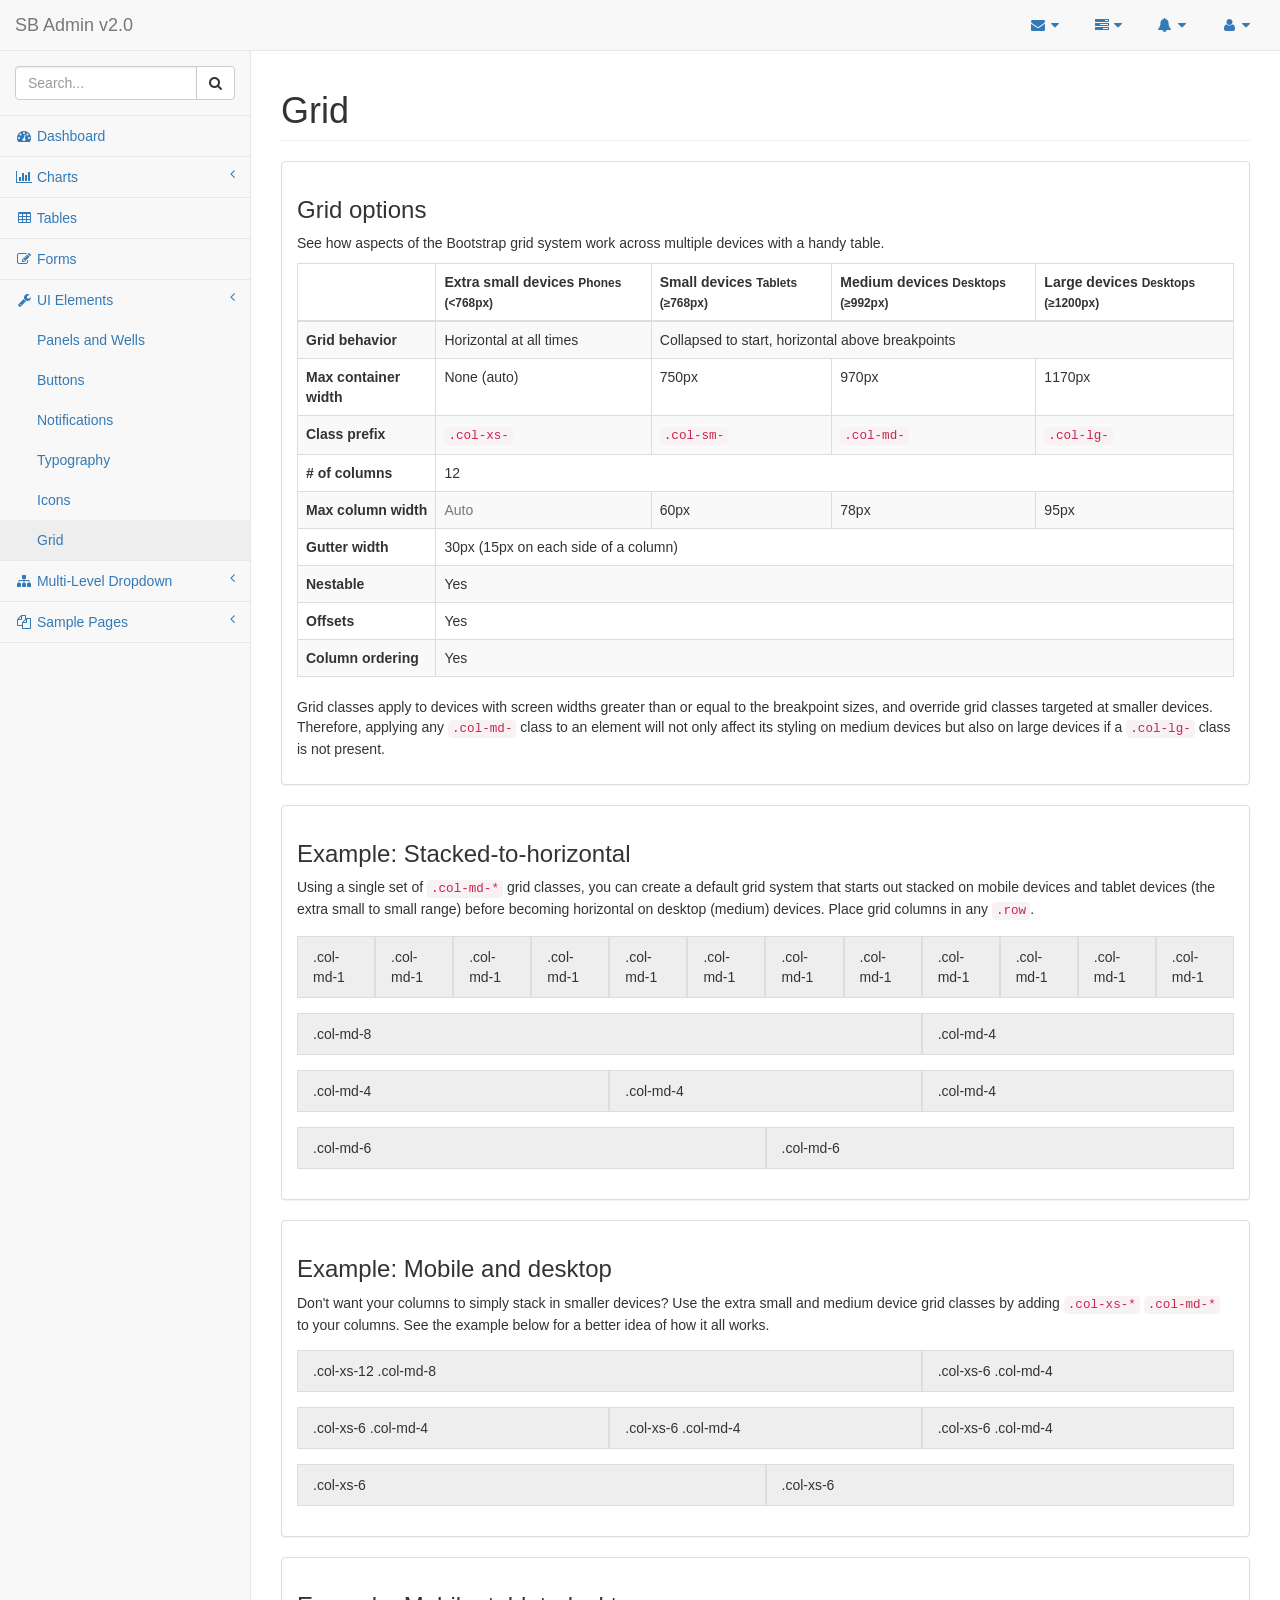
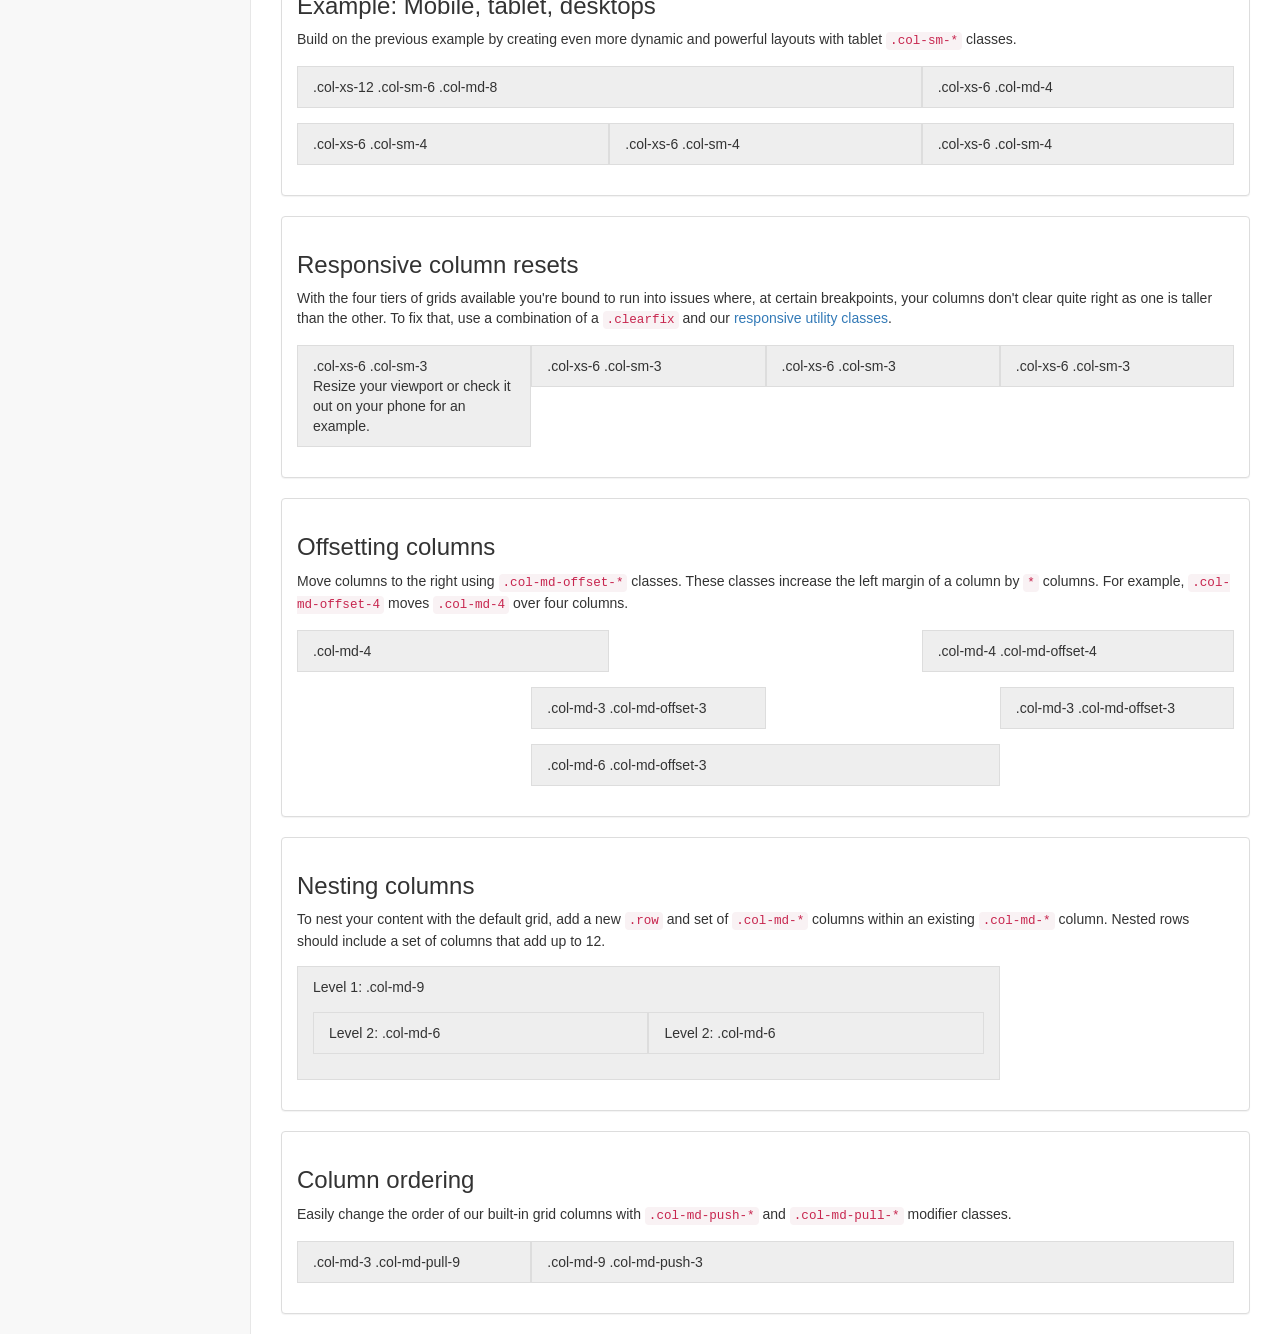
<file: PrototipoOntologia/web/pages/grid.html>
<!DOCTYPE html>
<html lang="en">

<head>

    <meta charset="utf-8">
    <meta http-equiv="X-UA-Compatible" content="IE=edge">
    <meta name="viewport" content="width=device-width, initial-scale=1">
    <meta name="description" content="">
    <meta name="author" content="">

    <title>SB Admin 2 - Bootstrap Admin Theme</title>

    <!-- Bootstrap Core CSS -->
    <link href="../vendor/bootstrap/css/bootstrap.min.css" rel="stylesheet">

    <!-- MetisMenu CSS -->
    <link href="../vendor/metisMenu/metisMenu.min.css" rel="stylesheet">

    <!-- Custom CSS -->
    <link href="../dist/css/sb-admin-2.css" rel="stylesheet">

    <!-- Custom Fonts -->
    <link href="../vendor/font-awesome/css/font-awesome.min.css" rel="stylesheet" type="text/css">

    <!-- HTML5 Shim and Respond.js IE8 support of HTML5 elements and media queries -->
    <!-- WARNING: Respond.js doesn't work if you view the page via file:// -->
    <!--[if lt IE 9]>
        <script src="https://oss.maxcdn.com/libs/html5shiv/3.7.0/html5shiv.js"></script>
        <script src="https://oss.maxcdn.com/libs/respond.js/1.4.2/respond.min.js"></script>
    <![endif]-->

</head>

<body>

    <div id="wrapper">

        <!-- Navigation -->
        <nav class="navbar navbar-default navbar-static-top" role="navigation" style="margin-bottom: 0">
            <div class="navbar-header">
                <button type="button" class="navbar-toggle" data-toggle="collapse" data-target=".navbar-collapse">
                    <span class="sr-only">Toggle navigation</span>
                    <span class="icon-bar"></span>
                    <span class="icon-bar"></span>
                    <span class="icon-bar"></span>
                </button>
                <a class="navbar-brand" href="index.html">SB Admin v2.0</a>
            </div>
            <!-- /.navbar-header -->

            <ul class="nav navbar-top-links navbar-right">
                <li class="dropdown">
                    <a class="dropdown-toggle" data-toggle="dropdown" href="#">
                        <i class="fa fa-envelope fa-fw"></i> <i class="fa fa-caret-down"></i>
                    </a>
                    <ul class="dropdown-menu dropdown-messages">
                        <li>
                            <a href="#">
                                <div>
                                    <strong>John Smith</strong>
                                    <span class="pull-right text-muted">
                                        <em>Yesterday</em>
                                    </span>
                                </div>
                                <div>Lorem ipsum dolor sit amet, consectetur adipiscing elit. Pellentesque eleifend...</div>
                            </a>
                        </li>
                        <li class="divider"></li>
                        <li>
                            <a href="#">
                                <div>
                                    <strong>John Smith</strong>
                                    <span class="pull-right text-muted">
                                        <em>Yesterday</em>
                                    </span>
                                </div>
                                <div>Lorem ipsum dolor sit amet, consectetur adipiscing elit. Pellentesque eleifend...</div>
                            </a>
                        </li>
                        <li class="divider"></li>
                        <li>
                            <a href="#">
                                <div>
                                    <strong>John Smith</strong>
                                    <span class="pull-right text-muted">
                                        <em>Yesterday</em>
                                    </span>
                                </div>
                                <div>Lorem ipsum dolor sit amet, consectetur adipiscing elit. Pellentesque eleifend...</div>
                            </a>
                        </li>
                        <li class="divider"></li>
                        <li>
                            <a class="text-center" href="#">
                                <strong>Read All Messages</strong>
                                <i class="fa fa-angle-right"></i>
                            </a>
                        </li>
                    </ul>
                    <!-- /.dropdown-messages -->
                </li>
                <!-- /.dropdown -->
                <li class="dropdown">
                    <a class="dropdown-toggle" data-toggle="dropdown" href="#">
                        <i class="fa fa-tasks fa-fw"></i> <i class="fa fa-caret-down"></i>
                    </a>
                    <ul class="dropdown-menu dropdown-tasks">
                        <li>
                            <a href="#">
                                <div>
                                    <p>
                                        <strong>Task 1</strong>
                                        <span class="pull-right text-muted">40% Complete</span>
                                    </p>
                                    <div class="progress progress-striped active">
                                        <div class="progress-bar progress-bar-success" role="progressbar" aria-valuenow="40" aria-valuemin="0" aria-valuemax="100" style="width: 40%">
                                            <span class="sr-only">40% Complete (success)</span>
                                        </div>
                                    </div>
                                </div>
                            </a>
                        </li>
                        <li class="divider"></li>
                        <li>
                            <a href="#">
                                <div>
                                    <p>
                                        <strong>Task 2</strong>
                                        <span class="pull-right text-muted">20% Complete</span>
                                    </p>
                                    <div class="progress progress-striped active">
                                        <div class="progress-bar progress-bar-info" role="progressbar" aria-valuenow="20" aria-valuemin="0" aria-valuemax="100" style="width: 20%">
                                            <span class="sr-only">20% Complete</span>
                                        </div>
                                    </div>
                                </div>
                            </a>
                        </li>
                        <li class="divider"></li>
                        <li>
                            <a href="#">
                                <div>
                                    <p>
                                        <strong>Task 3</strong>
                                        <span class="pull-right text-muted">60% Complete</span>
                                    </p>
                                    <div class="progress progress-striped active">
                                        <div class="progress-bar progress-bar-warning" role="progressbar" aria-valuenow="60" aria-valuemin="0" aria-valuemax="100" style="width: 60%">
                                            <span class="sr-only">60% Complete (warning)</span>
                                        </div>
                                    </div>
                                </div>
                            </a>
                        </li>
                        <li class="divider"></li>
                        <li>
                            <a href="#">
                                <div>
                                    <p>
                                        <strong>Task 4</strong>
                                        <span class="pull-right text-muted">80% Complete</span>
                                    </p>
                                    <div class="progress progress-striped active">
                                        <div class="progress-bar progress-bar-danger" role="progressbar" aria-valuenow="80" aria-valuemin="0" aria-valuemax="100" style="width: 80%">
                                            <span class="sr-only">80% Complete (danger)</span>
                                        </div>
                                    </div>
                                </div>
                            </a>
                        </li>
                        <li class="divider"></li>
                        <li>
                            <a class="text-center" href="#">
                                <strong>See All Tasks</strong>
                                <i class="fa fa-angle-right"></i>
                            </a>
                        </li>
                    </ul>
                    <!-- /.dropdown-tasks -->
                </li>
                <!-- /.dropdown -->
                <li class="dropdown">
                    <a class="dropdown-toggle" data-toggle="dropdown" href="#">
                        <i class="fa fa-bell fa-fw"></i> <i class="fa fa-caret-down"></i>
                    </a>
                    <ul class="dropdown-menu dropdown-alerts">
                        <li>
                            <a href="#">
                                <div>
                                    <i class="fa fa-comment fa-fw"></i> New Comment
                                    <span class="pull-right text-muted small">4 minutes ago</span>
                                </div>
                            </a>
                        </li>
                        <li class="divider"></li>
                        <li>
                            <a href="#">
                                <div>
                                    <i class="fa fa-twitter fa-fw"></i> 3 New Followers
                                    <span class="pull-right text-muted small">12 minutes ago</span>
                                </div>
                            </a>
                        </li>
                        <li class="divider"></li>
                        <li>
                            <a href="#">
                                <div>
                                    <i class="fa fa-envelope fa-fw"></i> Message Sent
                                    <span class="pull-right text-muted small">4 minutes ago</span>
                                </div>
                            </a>
                        </li>
                        <li class="divider"></li>
                        <li>
                            <a href="#">
                                <div>
                                    <i class="fa fa-tasks fa-fw"></i> New Task
                                    <span class="pull-right text-muted small">4 minutes ago</span>
                                </div>
                            </a>
                        </li>
                        <li class="divider"></li>
                        <li>
                            <a href="#">
                                <div>
                                    <i class="fa fa-upload fa-fw"></i> Server Rebooted
                                    <span class="pull-right text-muted small">4 minutes ago</span>
                                </div>
                            </a>
                        </li>
                        <li class="divider"></li>
                        <li>
                            <a class="text-center" href="#">
                                <strong>See All Alerts</strong>
                                <i class="fa fa-angle-right"></i>
                            </a>
                        </li>
                    </ul>
                    <!-- /.dropdown-alerts -->
                </li>
                <!-- /.dropdown -->
                <li class="dropdown">
                    <a class="dropdown-toggle" data-toggle="dropdown" href="#">
                        <i class="fa fa-user fa-fw"></i> <i class="fa fa-caret-down"></i>
                    </a>
                    <ul class="dropdown-menu dropdown-user">
                        <li><a href="#"><i class="fa fa-user fa-fw"></i> User Profile</a>
                        </li>
                        <li><a href="#"><i class="fa fa-gear fa-fw"></i> Settings</a>
                        </li>
                        <li class="divider"></li>
                        <li><a href="login.html"><i class="fa fa-sign-out fa-fw"></i> Logout</a>
                        </li>
                    </ul>
                    <!-- /.dropdown-user -->
                </li>
                <!-- /.dropdown -->
            </ul>
            <!-- /.navbar-top-links -->

            <div class="navbar-default sidebar" role="navigation">
                <div class="sidebar-nav navbar-collapse">
                    <ul class="nav" id="side-menu">
                        <li class="sidebar-search">
                            <div class="input-group custom-search-form">
                                <input type="text" class="form-control" placeholder="Search...">
                                <span class="input-group-btn">
                                <button class="btn btn-default" type="button">
                                    <i class="fa fa-search"></i>
                                </button>
                            </span>
                            </div>
                            <!-- /input-group -->
                        </li>
                        <li>
                            <a href="index.html"><i class="fa fa-dashboard fa-fw"></i> Dashboard</a>
                        </li>
                        <li>
                            <a href="#"><i class="fa fa-bar-chart-o fa-fw"></i> Charts<span class="fa arrow"></span></a>
                            <ul class="nav nav-second-level">
                                <li>
                                    <a href="flot.html">Flot Charts</a>
                                </li>
                                <li>
                                    <a href="morris.html">Morris.js Charts</a>
                                </li>
                            </ul>
                            <!-- /.nav-second-level -->
                        </li>
                        <li>
                            <a href="tables.html"><i class="fa fa-table fa-fw"></i> Tables</a>
                        </li>
                        <li>
                            <a href="forms.html"><i class="fa fa-edit fa-fw"></i> Forms</a>
                        </li>
                        <li>
                            <a href="#"><i class="fa fa-wrench fa-fw"></i> UI Elements<span class="fa arrow"></span></a>
                            <ul class="nav nav-second-level">
                                <li>
                                    <a href="panels-wells.html">Panels and Wells</a>
                                </li>
                                <li>
                                    <a href="buttons.html">Buttons</a>
                                </li>
                                <li>
                                    <a href="notifications.html">Notifications</a>
                                </li>
                                <li>
                                    <a href="typography.html">Typography</a>
                                </li>
                                <li>
                                    <a href="icons.html"> Icons</a>
                                </li>
                                <li>
                                    <a href="grid.html">Grid</a>
                                </li>
                            </ul>
                            <!-- /.nav-second-level -->
                        </li>
                        <li>
                            <a href="#"><i class="fa fa-sitemap fa-fw"></i> Multi-Level Dropdown<span class="fa arrow"></span></a>
                            <ul class="nav nav-second-level">
                                <li>
                                    <a href="#">Second Level Item</a>
                                </li>
                                <li>
                                    <a href="#">Second Level Item</a>
                                </li>
                                <li>
                                    <a href="#">Third Level <span class="fa arrow"></span></a>
                                    <ul class="nav nav-third-level">
                                        <li>
                                            <a href="#">Third Level Item</a>
                                        </li>
                                        <li>
                                            <a href="#">Third Level Item</a>
                                        </li>
                                        <li>
                                            <a href="#">Third Level Item</a>
                                        </li>
                                        <li>
                                            <a href="#">Third Level Item</a>
                                        </li>
                                    </ul>
                                    <!-- /.nav-third-level -->
                                </li>
                            </ul>
                            <!-- /.nav-second-level -->
                        </li>
                        <li>
                            <a href="#"><i class="fa fa-files-o fa-fw"></i> Sample Pages<span class="fa arrow"></span></a>
                            <ul class="nav nav-second-level">
                                <li>
                                    <a href="blank.html">Blank Page</a>
                                </li>
                                <li>
                                    <a href="login.html">Login Page</a>
                                </li>
                            </ul>
                            <!-- /.nav-second-level -->
                        </li>
                    </ul>
                </div>
                <!-- /.sidebar-collapse -->
            </div>
            <!-- /.navbar-static-side -->
        </nav>

        <div id="page-wrapper">
            <div class="row">
                <div class="col-lg-12">
                    <h1 class="page-header">Grid</h1>
                </div>
                <!-- /.col-lg-12 -->
            </div>
            <!-- /.row -->
            <div class="row">
                <div class="col-lg-12">
                    <div class="panel panel-default">
                        <div class="panel-body">
                            <h3>Grid options</h3>
                            <p>See how aspects of the Bootstrap grid system work across multiple devices with a handy table.</p>
                            <div class="table-responsive">
                                <table class="table table-bordered table-striped">
                                    <thead>
                                        <tr>
                                            <th></th>
                                            <th>
                                                Extra small devices
                                                <small>Phones (&lt;768px)</small>
                                            </th>
                                            <th>
                                                Small devices
                                                <small>Tablets (&ge;768px)</small>
                                            </th>
                                            <th>
                                                Medium devices
                                                <small>Desktops (&ge;992px)</small>
                                            </th>
                                            <th>
                                                Large devices
                                                <small>Desktops (&ge;1200px)</small>
                                            </th>
                                        </tr>
                                    </thead>
                                    <tbody>
                                        <tr>
                                            <th>Grid behavior</th>
                                            <td>Horizontal at all times</td>
                                            <td colspan="3">Collapsed to start, horizontal above breakpoints</td>
                                        </tr>
                                        <tr>
                                            <th>Max container width</th>
                                            <td>None (auto)</td>
                                            <td>750px</td>
                                            <td>970px</td>
                                            <td>1170px</td>
                                        </tr>
                                        <tr>
                                            <th>Class prefix</th>
                                            <td>
                                                <code>.col-xs-</code>
                                            </td>
                                            <td>
                                                <code>.col-sm-</code>
                                            </td>
                                            <td>
                                                <code>.col-md-</code>
                                            </td>
                                            <td>
                                                <code>.col-lg-</code>
                                            </td>
                                        </tr>
                                        <tr>
                                            <th># of columns</th>
                                            <td colspan="4">12</td>
                                        </tr>
                                        <tr>
                                            <th>Max column width</th>
                                            <td class="text-muted">Auto</td>
                                            <td>60px</td>
                                            <td>78px</td>
                                            <td>95px</td>
                                        </tr>
                                        <tr>
                                            <th>Gutter width</th>
                                            <td colspan="4">30px (15px on each side of a column)</td>
                                        </tr>
                                        <tr>
                                            <th>Nestable</th>
                                            <td colspan="4">Yes</td>
                                        </tr>
                                        <tr>
                                            <th>Offsets</th>
                                            <td colspan="4">Yes</td>
                                        </tr>
                                        <tr>
                                            <th>Column ordering</th>
                                            <td colspan="4">Yes</td>
                                        </tr>
                                    </tbody>
                                </table>
                            </div>
                            <p>Grid classes apply to devices with screen widths greater than or equal to the breakpoint sizes, and override grid classes targeted at smaller devices. Therefore, applying any
                                <code>.col-md-</code> class to an element will not only affect its styling on medium devices but also on large devices if a
                                <code>.col-lg-</code> class is not present.</p>
                        </div>
                    </div>
                </div>
                <!-- /.col-lg-12 -->
            </div>
            <!-- /.row -->

            <div class="row">
                <div class="col-lg-12">
                    <div class="panel panel-default">
                        <div class="panel-body">
                            <h3>Example: Stacked-to-horizontal</h3>
                            <p>Using a single set of
                                <code>.col-md-*</code> grid classes, you can create a default grid system that starts out stacked on mobile devices and tablet devices (the extra small to small range) before becoming horizontal on desktop (medium) devices. Place grid columns in any
                                <code>.row</code>.</p>
                            <div class="row show-grid">
                                <div class="col-md-1">.col-md-1</div>
                                <div class="col-md-1">.col-md-1</div>
                                <div class="col-md-1">.col-md-1</div>
                                <div class="col-md-1">.col-md-1</div>
                                <div class="col-md-1">.col-md-1</div>
                                <div class="col-md-1">.col-md-1</div>
                                <div class="col-md-1">.col-md-1</div>
                                <div class="col-md-1">.col-md-1</div>
                                <div class="col-md-1">.col-md-1</div>
                                <div class="col-md-1">.col-md-1</div>
                                <div class="col-md-1">.col-md-1</div>
                                <div class="col-md-1">.col-md-1</div>
                            </div>
                            <div class="row show-grid">
                                <div class="col-md-8">.col-md-8</div>
                                <div class="col-md-4">.col-md-4</div>
                            </div>
                            <div class="row show-grid">
                                <div class="col-md-4">.col-md-4</div>
                                <div class="col-md-4">.col-md-4</div>
                                <div class="col-md-4">.col-md-4</div>
                            </div>
                            <div class="row show-grid">
                                <div class="col-md-6">.col-md-6</div>
                                <div class="col-md-6">.col-md-6</div>
                            </div>
                        </div>
                    </div>
                </div>
                <!-- /.col-lg-12 -->
            </div>
            <!-- /.row -->

            <div class="row">
                <div class="col-lg-12">
                    <div class="panel panel-default">
                        <div class="panel-body">
                            <h3>Example: Mobile and desktop</h3>
                            <p>Don't want your columns to simply stack in smaller devices? Use the extra small and medium device grid classes by adding
                                <code>.col-xs-*</code>
                                <code>.col-md-*</code> to your columns. See the example below for a better idea of how it all works.</p>
                            <div class="row show-grid">
                                <div class="col-xs-12 col-md-8">.col-xs-12 .col-md-8</div>
                                <div class="col-xs-6 col-md-4">.col-xs-6 .col-md-4</div>
                            </div>
                            <div class="row show-grid">
                                <div class="col-xs-6 col-md-4">.col-xs-6 .col-md-4</div>
                                <div class="col-xs-6 col-md-4">.col-xs-6 .col-md-4</div>
                                <div class="col-xs-6 col-md-4">.col-xs-6 .col-md-4</div>
                            </div>
                            <div class="row show-grid">
                                <div class="col-xs-6">.col-xs-6</div>
                                <div class="col-xs-6">.col-xs-6</div>
                            </div>
                        </div>
                    </div>
                </div>
                <!-- /.col-lg-12 -->
            </div>
            <!-- /.row -->

            <div class="row">
                <div class="col-lg-12">
                    <div class="panel panel-default">
                        <div class="panel-body">
                            <h3>Example: Mobile, tablet, desktops</h3>
                            <p>Build on the previous example by creating even more dynamic and powerful layouts with tablet
                                <code>.col-sm-*</code> classes.</p>
                            <div class="row show-grid">
                                <div class="col-xs-12 col-sm-6 col-md-8">.col-xs-12 .col-sm-6 .col-md-8</div>
                                <div class="col-xs-6 col-md-4">.col-xs-6 .col-md-4</div>
                            </div>
                            <div class="row show-grid">
                                <div class="col-xs-6 col-sm-4">.col-xs-6 .col-sm-4</div>
                                <div class="col-xs-6 col-sm-4">.col-xs-6 .col-sm-4</div>
                                <!-- Optional: clear the XS cols if their content doesn't match in height -->
                                <div class="clearfix visible-xs"></div>
                                <div class="col-xs-6 col-sm-4">.col-xs-6 .col-sm-4</div>
                            </div>
                        </div>
                    </div>
                </div>
                <!-- /.col-lg-12 -->
            </div>
            <!-- /.row -->

            <div class="row">
                <div class="col-lg-12">
                    <div class="panel panel-default">
                        <div class="panel-body">
                            <h3 id="grid-responsive-resets">Responsive column resets</h3>
                            <p>With the four tiers of grids available you're bound to run into issues where, at certain breakpoints, your columns don't clear quite right as one is taller than the other. To fix that, use a combination of a
                                <code>.clearfix</code> and our <a href="#responsive-utilities">responsive utility classes</a>.</p>
                            <div class="row show-grid">
                                <div class="col-xs-6 col-sm-3">
                                    .col-xs-6 .col-sm-3
                                    <br>Resize your viewport or check it out on your phone for an example.
                                </div>
                                <div class="col-xs-6 col-sm-3">.col-xs-6 .col-sm-3</div>

                                <!-- Add the extra clearfix for only the required viewport -->
                                <div class="clearfix visible-xs"></div>

                                <div class="col-xs-6 col-sm-3">.col-xs-6 .col-sm-3</div>
                                <div class="col-xs-6 col-sm-3">.col-xs-6 .col-sm-3</div>
                            </div>
                        </div>
                    </div>
                </div>
                <!-- /.col-lg-12 -->
            </div>
            <!-- /.row -->

            <div class="row">
                <div class="col-lg-12">
                    <div class="panel panel-default">
                        <div class="panel-body">
                            <h3 id="grid-offsetting">Offsetting columns</h3>
                            <p>Move columns to the right using
                                <code>.col-md-offset-*</code> classes. These classes increase the left margin of a column by
                                <code>*</code> columns. For example,
                                <code>.col-md-offset-4</code> moves
                                <code>.col-md-4</code> over four columns.</p>
                            <div class="row show-grid">
                                <div class="col-md-4">.col-md-4</div>
                                <div class="col-md-4 col-md-offset-4">.col-md-4 .col-md-offset-4</div>
                            </div>
                            <div class="row show-grid">
                                <div class="col-md-3 col-md-offset-3">.col-md-3 .col-md-offset-3</div>
                                <div class="col-md-3 col-md-offset-3">.col-md-3 .col-md-offset-3</div>
                            </div>
                            <div class="row show-grid">
                                <div class="col-md-6 col-md-offset-3">.col-md-6 .col-md-offset-3</div>
                            </div>
                        </div>
                    </div>
                </div>
                <!-- /.col-lg-12 -->
            </div>
            <!-- /.row -->

            <div class="row">
                <div class="col-lg-12">
                    <div class="panel panel-default">
                        <div class="panel-body">
                            <h3 id="grid-nesting">Nesting columns</h3>
                            <p>To nest your content with the default grid, add a new
                                <code>.row</code> and set of
                                <code>.col-md-*</code> columns within an existing
                                <code>.col-md-*</code> column. Nested rows should include a set of columns that add up to 12.</p>
                            <div class="row show-grid">
                                <div class="col-md-9">
                                    Level 1: .col-md-9
                                    <div class="row show-grid">
                                        <div class="col-md-6">
                                            Level 2: .col-md-6
                                        </div>
                                        <div class="col-md-6">
                                            Level 2: .col-md-6
                                        </div>
                                    </div>
                                </div>
                            </div>
                        </div>
                    </div>
                </div>
                <!-- /.col-lg-12 -->
            </div>
            <!-- /.row -->

            <div class="row">
                <div class="col-lg-12">
                    <div class="panel panel-default">
                        <div class="panel-body">
                            <h3 id="grid-column-ordering">Column ordering</h3>
                            <p>Easily change the order of our built-in grid columns with
                                <code>.col-md-push-*</code> and
                                <code>.col-md-pull-*</code> modifier classes.</p>
                            <div class="row show-grid">
                                <div class="col-md-9 col-md-push-3">.col-md-9 .col-md-push-3</div>
                                <div class="col-md-3 col-md-pull-9">.col-md-3 .col-md-pull-9</div>
                            </div>
                        </div>
                    </div>
                </div>
                <!-- /.col-lg-12 -->
            </div>
            <!-- /.row -->

        </div>
        <!-- /#page-wrapper -->

    </div>
    <!-- /#wrapper -->

    <!-- jQuery -->
    <script src="../vendor/jquery/jquery.min.js"></script>

    <!-- Bootstrap Core JavaScript -->
    <script src="../vendor/bootstrap/js/bootstrap.min.js"></script>

    <!-- Metis Menu Plugin JavaScript -->
    <script src="../vendor/metisMenu/metisMenu.min.js"></script>

    <!-- Custom Theme JavaScript -->
    <script src="../dist/js/sb-admin-2.js"></script>

</body>

</html>
</file>
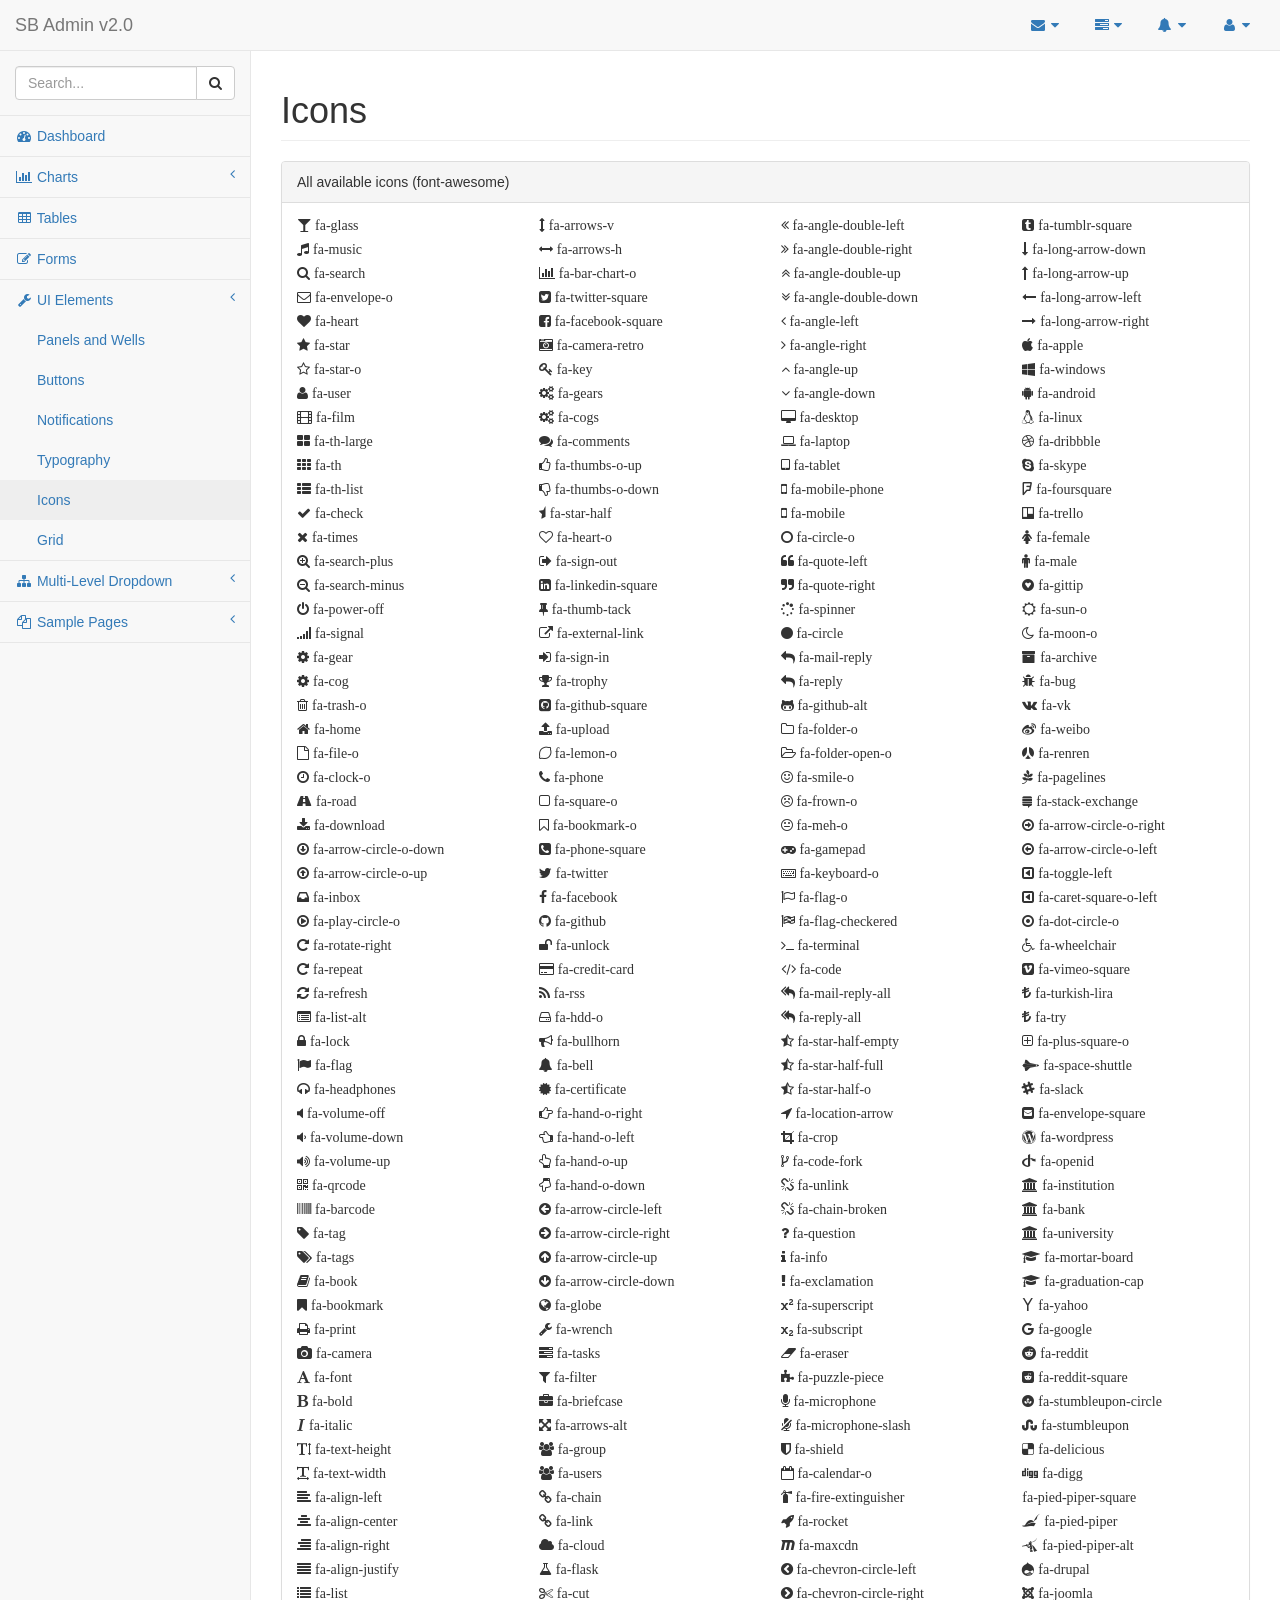
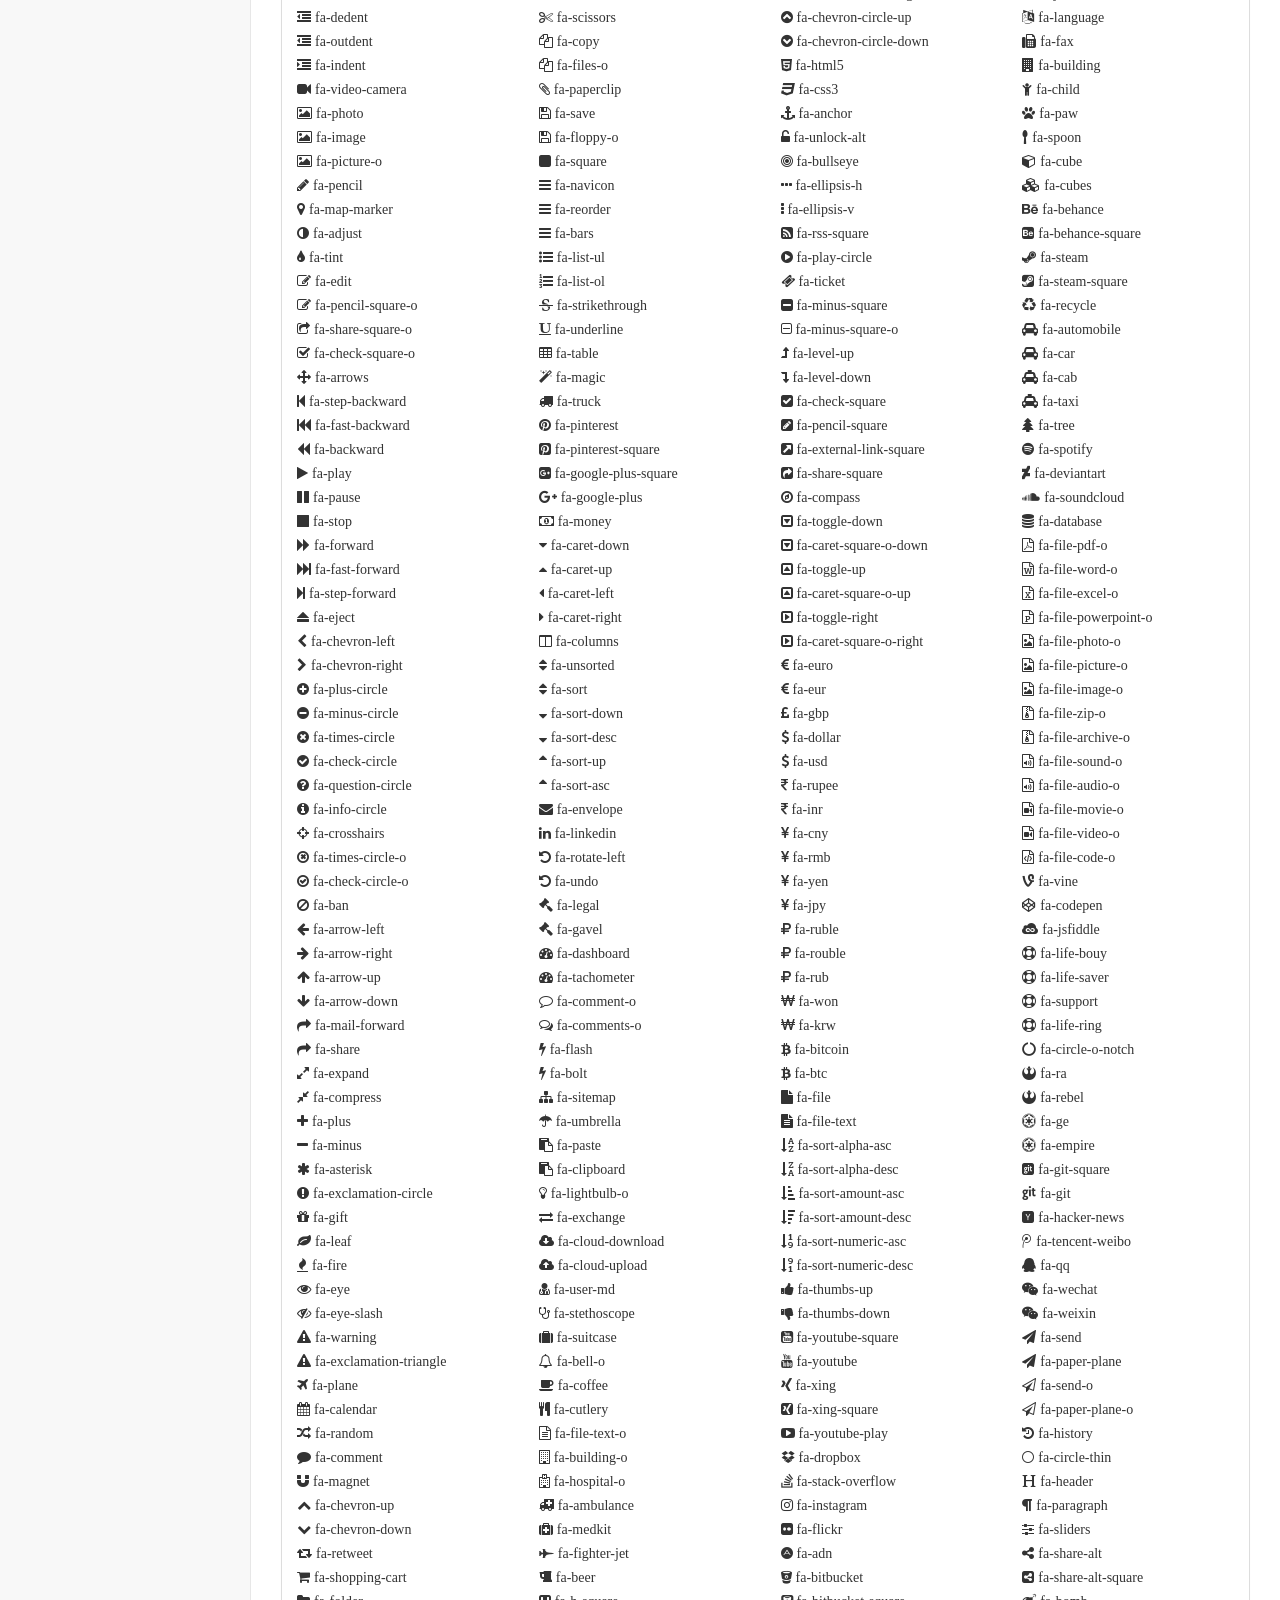
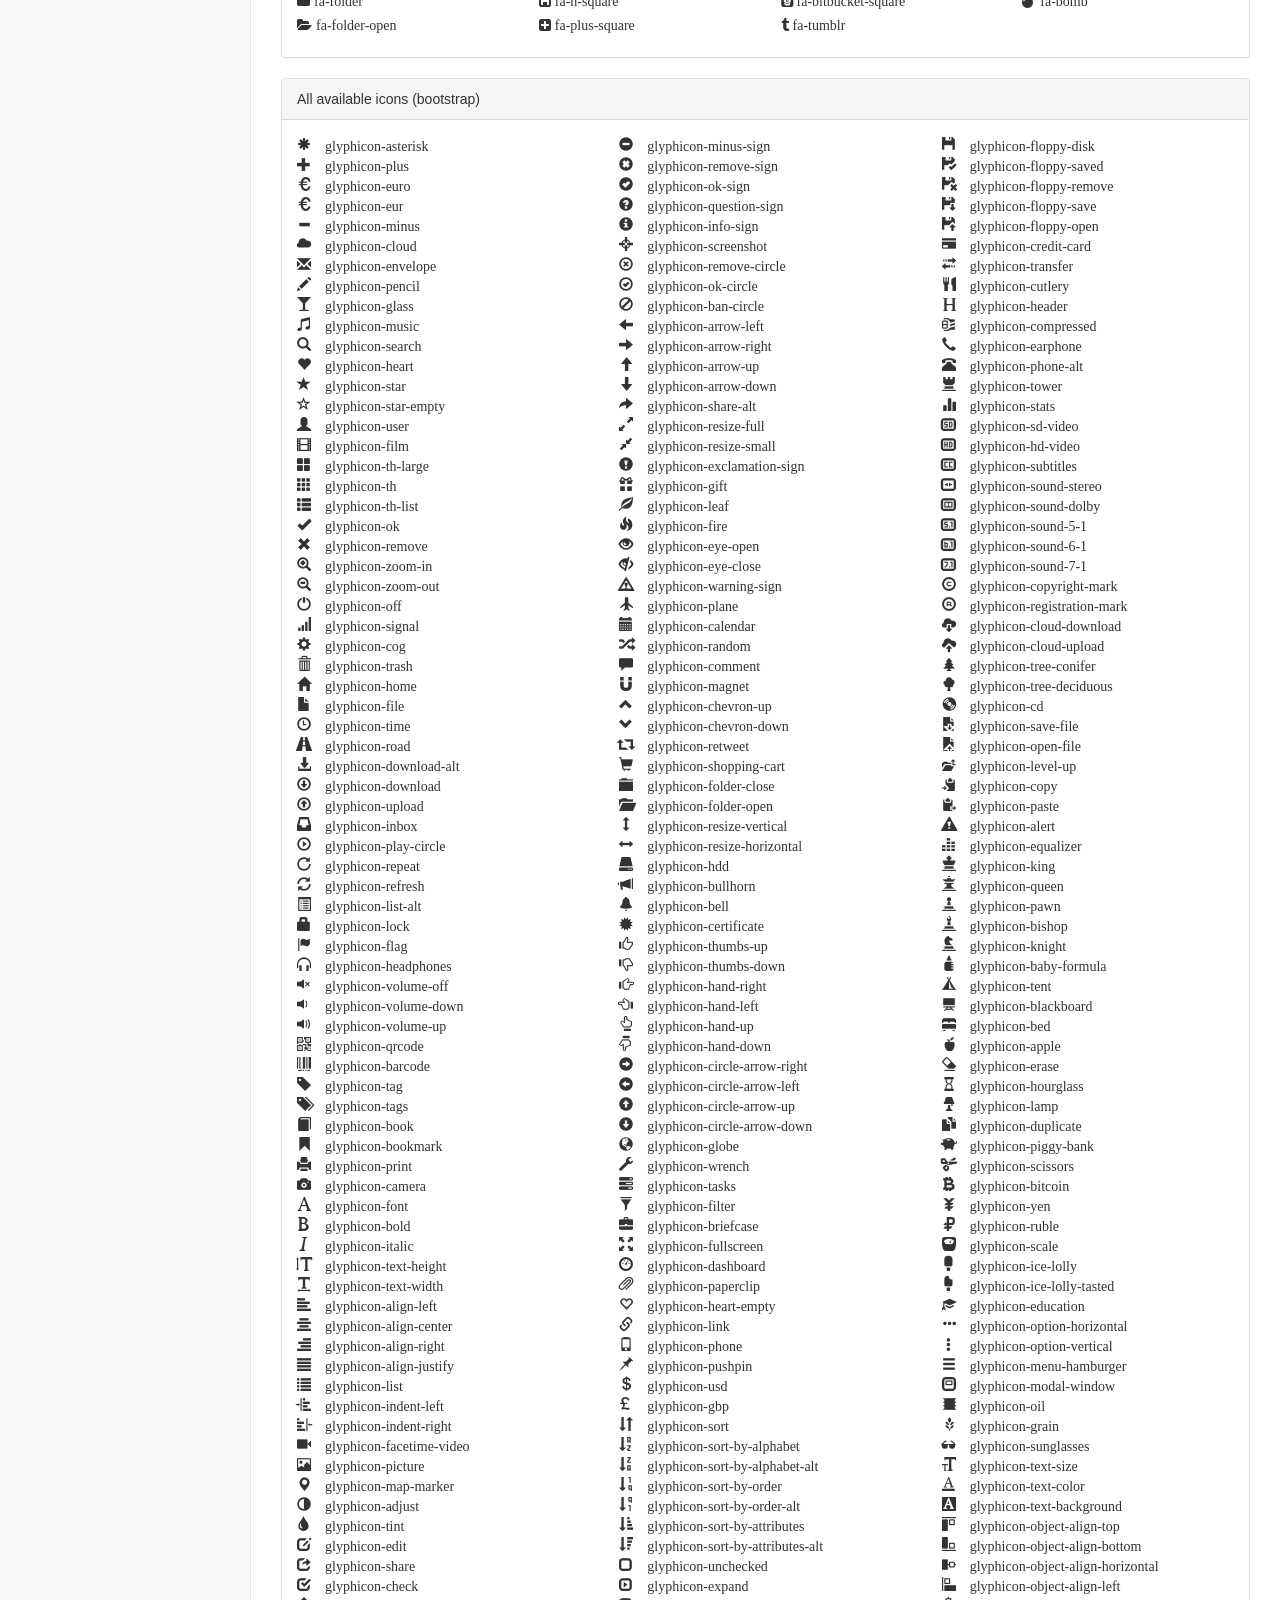
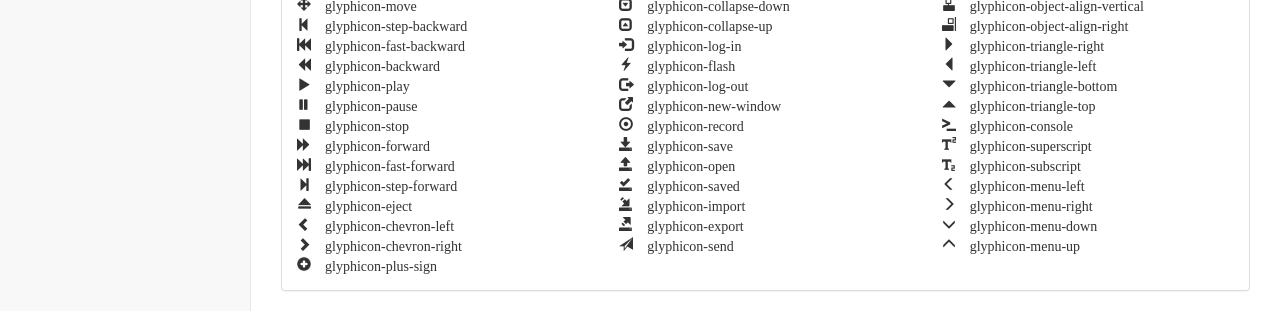
<file: PrototipoOntologia/web/pages/icons.html>
<!DOCTYPE html>
<html lang="en">

<head>

    <meta charset="utf-8">
    <meta http-equiv="X-UA-Compatible" content="IE=edge">
    <meta name="viewport" content="width=device-width, initial-scale=1">
    <meta name="description" content="">
    <meta name="author" content="">

    <title>SB Admin 2 - Bootstrap Admin Theme</title>

    <!-- Bootstrap Core CSS -->
    <link href="../vendor/bootstrap/css/bootstrap.min.css" rel="stylesheet">

    <!-- MetisMenu CSS -->
    <link href="../vendor/metisMenu/metisMenu.min.css" rel="stylesheet">

    <!-- Custom CSS -->
    <link href="../dist/css/sb-admin-2.css" rel="stylesheet">

    <!-- Custom Fonts -->
    <link href="../vendor/font-awesome/css/font-awesome.min.css" rel="stylesheet" type="text/css">

    <!-- HTML5 Shim and Respond.js IE8 support of HTML5 elements and media queries -->
    <!-- WARNING: Respond.js doesn't work if you view the page via file:// -->
    <!--[if lt IE 9]>
        <script src="https://oss.maxcdn.com/libs/html5shiv/3.7.0/html5shiv.js"></script>
        <script src="https://oss.maxcdn.com/libs/respond.js/1.4.2/respond.min.js"></script>
    <![endif]-->

</head>

<body>

    <div id="wrapper">

        <!-- Navigation -->
        <nav class="navbar navbar-default navbar-static-top" role="navigation" style="margin-bottom: 0">
            <div class="navbar-header">
                <button type="button" class="navbar-toggle" data-toggle="collapse" data-target=".navbar-collapse">
                    <span class="sr-only">Toggle navigation</span>
                    <span class="icon-bar"></span>
                    <span class="icon-bar"></span>
                    <span class="icon-bar"></span>
                </button>
                <a class="navbar-brand" href="index.html">SB Admin v2.0</a>
            </div>
            <!-- /.navbar-header -->

            <ul class="nav navbar-top-links navbar-right">
                <li class="dropdown">
                    <a class="dropdown-toggle" data-toggle="dropdown" href="#">
                        <i class="fa fa-envelope fa-fw"></i> <i class="fa fa-caret-down"></i>
                    </a>
                    <ul class="dropdown-menu dropdown-messages">
                        <li>
                            <a href="#">
                                <div>
                                    <strong>John Smith</strong>
                                    <span class="pull-right text-muted">
                                            <em>Yesterday</em>
                                        </span>
                                </div>
                                <div>Lorem ipsum dolor sit amet, consectetur adipiscing elit. Pellentesque eleifend...</div>
                            </a>
                        </li>
                        <li class="divider"></li>
                        <li>
                            <a href="#">
                                <div>
                                    <strong>John Smith</strong>
                                    <span class="pull-right text-muted">
                                            <em>Yesterday</em>
                                        </span>
                                </div>
                                <div>Lorem ipsum dolor sit amet, consectetur adipiscing elit. Pellentesque eleifend...</div>
                            </a>
                        </li>
                        <li class="divider"></li>
                        <li>
                            <a href="#">
                                <div>
                                    <strong>John Smith</strong>
                                    <span class="pull-right text-muted">
                                            <em>Yesterday</em>
                                        </span>
                                </div>
                                <div>Lorem ipsum dolor sit amet, consectetur adipiscing elit. Pellentesque eleifend...</div>
                            </a>
                        </li>
                        <li class="divider"></li>
                        <li>
                            <a class="text-center" href="#">
                                <strong>Read All Messages</strong>
                                <i class="fa fa-angle-right"></i>
                            </a>
                        </li>
                    </ul>
                    <!-- /.dropdown-messages -->
                </li>
                <!-- /.dropdown -->
                <li class="dropdown">
                    <a class="dropdown-toggle" data-toggle="dropdown" href="#">
                        <i class="fa fa-tasks fa-fw"></i> <i class="fa fa-caret-down"></i>
                    </a>
                    <ul class="dropdown-menu dropdown-tasks">
                        <li>
                            <a href="#">
                                <div>
                                    <p>
                                        <strong>Task 1</strong>
                                        <span class="pull-right text-muted">40% Complete</span>
                                    </p>
                                    <div class="progress progress-striped active">
                                        <div class="progress-bar progress-bar-success" role="progressbar" aria-valuenow="40" aria-valuemin="0" aria-valuemax="100" style="width: 40%">
                                            <span class="sr-only">40% Complete (success)</span>
                                        </div>
                                    </div>
                                </div>
                            </a>
                        </li>
                        <li class="divider"></li>
                        <li>
                            <a href="#">
                                <div>
                                    <p>
                                        <strong>Task 2</strong>
                                        <span class="pull-right text-muted">20% Complete</span>
                                    </p>
                                    <div class="progress progress-striped active">
                                        <div class="progress-bar progress-bar-info" role="progressbar" aria-valuenow="20" aria-valuemin="0" aria-valuemax="100" style="width: 20%">
                                            <span class="sr-only">20% Complete</span>
                                        </div>
                                    </div>
                                </div>
                            </a>
                        </li>
                        <li class="divider"></li>
                        <li>
                            <a href="#">
                                <div>
                                    <p>
                                        <strong>Task 3</strong>
                                        <span class="pull-right text-muted">60% Complete</span>
                                    </p>
                                    <div class="progress progress-striped active">
                                        <div class="progress-bar progress-bar-warning" role="progressbar" aria-valuenow="60" aria-valuemin="0" aria-valuemax="100" style="width: 60%">
                                            <span class="sr-only">60% Complete (warning)</span>
                                        </div>
                                    </div>
                                </div>
                            </a>
                        </li>
                        <li class="divider"></li>
                        <li>
                            <a href="#">
                                <div>
                                    <p>
                                        <strong>Task 4</strong>
                                        <span class="pull-right text-muted">80% Complete</span>
                                    </p>
                                    <div class="progress progress-striped active">
                                        <div class="progress-bar progress-bar-danger" role="progressbar" aria-valuenow="80" aria-valuemin="0" aria-valuemax="100" style="width: 80%">
                                            <span class="sr-only">80% Complete (danger)</span>
                                        </div>
                                    </div>
                                </div>
                            </a>
                        </li>
                        <li class="divider"></li>
                        <li>
                            <a class="text-center" href="#">
                                <strong>See All Tasks</strong>
                                <i class="fa fa-angle-right"></i>
                            </a>
                        </li>
                    </ul>
                    <!-- /.dropdown-tasks -->
                </li>
                <!-- /.dropdown -->
                <li class="dropdown">
                    <a class="dropdown-toggle" data-toggle="dropdown" href="#">
                        <i class="fa fa-bell fa-fw"></i> <i class="fa fa-caret-down"></i>
                    </a>
                    <ul class="dropdown-menu dropdown-alerts">
                        <li>
                            <a href="#">
                                <div>
                                    <i class="fa fa-comment fa-fw"></i> New Comment
                                    <span class="pull-right text-muted small">4 minutes ago</span>
                                </div>
                            </a>
                        </li>
                        <li class="divider"></li>
                        <li>
                            <a href="#">
                                <div>
                                    <i class="fa fa-twitter fa-fw"></i> 3 New Followers
                                    <span class="pull-right text-muted small">12 minutes ago</span>
                                </div>
                            </a>
                        </li>
                        <li class="divider"></li>
                        <li>
                            <a href="#">
                                <div>
                                    <i class="fa fa-envelope fa-fw"></i> Message Sent
                                    <span class="pull-right text-muted small">4 minutes ago</span>
                                </div>
                            </a>
                        </li>
                        <li class="divider"></li>
                        <li>
                            <a href="#">
                                <div>
                                    <i class="fa fa-tasks fa-fw"></i> New Task
                                    <span class="pull-right text-muted small">4 minutes ago</span>
                                </div>
                            </a>
                        </li>
                        <li class="divider"></li>
                        <li>
                            <a href="#">
                                <div>
                                    <i class="fa fa-upload fa-fw"></i> Server Rebooted
                                    <span class="pull-right text-muted small">4 minutes ago</span>
                                </div>
                            </a>
                        </li>
                        <li class="divider"></li>
                        <li>
                            <a class="text-center" href="#">
                                <strong>See All Alerts</strong>
                                <i class="fa fa-angle-right"></i>
                            </a>
                        </li>
                    </ul>
                    <!-- /.dropdown-alerts -->
                </li>
                <!-- /.dropdown -->
                <li class="dropdown">
                    <a class="dropdown-toggle" data-toggle="dropdown" href="#">
                        <i class="fa fa-user fa-fw"></i> <i class="fa fa-caret-down"></i>
                    </a>
                    <ul class="dropdown-menu dropdown-user">
                        <li><a href="#"><i class="fa fa-user fa-fw"></i> User Profile</a>
                        </li>
                        <li><a href="#"><i class="fa fa-gear fa-fw"></i> Settings</a>
                        </li>
                        <li class="divider"></li>
                        <li><a href="login.html"><i class="fa fa-sign-out fa-fw"></i> Logout</a>
                        </li>
                    </ul>
                    <!-- /.dropdown-user -->
                </li>
                <!-- /.dropdown -->
            </ul>
            <!-- /.navbar-top-links -->

            <div class="navbar-default sidebar" role="navigation">
                <div class="sidebar-nav navbar-collapse">
                    <ul class="nav" id="side-menu">
                        <li class="sidebar-search">
                            <div class="input-group custom-search-form">
                                <input type="text" class="form-control" placeholder="Search...">
                                <span class="input-group-btn">
                                    <button class="btn btn-default" type="button">
                                        <i class="fa fa-search"></i>
                                    </button>
                                </span>
                            </div>
                            <!-- /input-group -->
                        </li>
                        <li>
                            <a href="index.html"><i class="fa fa-dashboard fa-fw"></i> Dashboard</a>
                        </li>
                        <li>
                            <a href="#"><i class="fa fa-bar-chart-o fa-fw"></i> Charts<span class="fa arrow"></span></a>
                            <ul class="nav nav-second-level">
                                <li>
                                    <a href="flot.html">Flot Charts</a>
                                </li>
                                <li>
                                    <a href="morris.html">Morris.js Charts</a>
                                </li>
                            </ul>
                            <!-- /.nav-second-level -->
                        </li>
                        <li>
                            <a href="tables.html"><i class="fa fa-table fa-fw"></i> Tables</a>
                        </li>
                        <li>
                            <a href="forms.html"><i class="fa fa-edit fa-fw"></i> Forms</a>
                        </li>
                        <li>
                            <a href="#"><i class="fa fa-wrench fa-fw"></i> UI Elements<span class="fa arrow"></span></a>
                            <ul class="nav nav-second-level">
                                <li>
                                    <a href="panels-wells.html">Panels and Wells</a>
                                </li>
                                <li>
                                    <a href="buttons.html">Buttons</a>
                                </li>
                                <li>
                                    <a href="notifications.html">Notifications</a>
                                </li>
                                <li>
                                    <a href="typography.html">Typography</a>
                                </li>
                                <li>
                                    <a href="icons.html"> Icons</a>
                                </li>
                                <li>
                                    <a href="grid.html">Grid</a>
                                </li>
                            </ul>
                            <!-- /.nav-second-level -->
                        </li>
                        <li>
                            <a href="#"><i class="fa fa-sitemap fa-fw"></i> Multi-Level Dropdown<span class="fa arrow"></span></a>
                            <ul class="nav nav-second-level">
                                <li>
                                    <a href="#">Second Level Item</a>
                                </li>
                                <li>
                                    <a href="#">Second Level Item</a>
                                </li>
                                <li>
                                    <a href="#">Third Level <span class="fa arrow"></span></a>
                                    <ul class="nav nav-third-level">
                                        <li>
                                            <a href="#">Third Level Item</a>
                                        </li>
                                        <li>
                                            <a href="#">Third Level Item</a>
                                        </li>
                                        <li>
                                            <a href="#">Third Level Item</a>
                                        </li>
                                        <li>
                                            <a href="#">Third Level Item</a>
                                        </li>
                                    </ul>
                                    <!-- /.nav-third-level -->
                                </li>
                            </ul>
                            <!-- /.nav-second-level -->
                        </li>
                        <li>
                            <a href="#"><i class="fa fa-files-o fa-fw"></i> Sample Pages<span class="fa arrow"></span></a>
                            <ul class="nav nav-second-level">
                                <li>
                                    <a href="blank.html">Blank Page</a>
                                </li>
                                <li>
                                    <a href="login.html">Login Page</a>
                                </li>
                            </ul>
                            <!-- /.nav-second-level -->
                        </li>
                    </ul>
                </div>
                <!-- /.sidebar-collapse -->
            </div>
            <!-- /.navbar-static-side -->
        </nav>

        <div id="page-wrapper">
            <div class="row">
                <div class="col-lg-12">
                    <h1 class="page-header">Icons</h1>
                </div>
                <!-- /.col-lg-12 -->
            </div>
            <!-- /.row -->
            <div class="row">
                <div class="col-lg-12">
                    <div class="panel panel-default">
                        <div class="panel-heading">
                            All available icons (font-awesome)
                        </div>
                        <div class="panel-body">
                            <div class="row">
                                <div class="fa col-lg-3">
                                    <p class="fa fa-glass"> fa-glass </p>
                                    <br/>
                                    <p class="fa fa-music"> fa-music </p>
                                    <br/>
                                    <p class="fa fa-search"> fa-search </p>
                                    <br/>
                                    <p class="fa fa-envelope-o"> fa-envelope-o </p>
                                    <br/>
                                    <p class="fa fa-heart"> fa-heart </p>
                                    <br/>
                                    <p class="fa fa-star"> fa-star </p>
                                    <br/>
                                    <p class="fa fa-star-o"> fa-star-o </p>
                                    <br/>
                                    <p class="fa fa-user"> fa-user </p>
                                    <br/>
                                    <p class="fa fa-film"> fa-film </p>
                                    <br/>
                                    <p class="fa fa-th-large"> fa-th-large </p>
                                    <br/>
                                    <p class="fa fa-th"> fa-th </p>
                                    <br/>
                                    <p class="fa fa-th-list"> fa-th-list </p>
                                    <br/>
                                    <p class="fa fa-check"> fa-check </p>
                                    <br/>
                                    <p class="fa fa-times"> fa-times </p>
                                    <br/>
                                    <p class="fa fa-search-plus"> fa-search-plus </p>
                                    <br/>
                                    <p class="fa fa-search-minus"> fa-search-minus </p>
                                    <br/>
                                    <p class="fa fa-power-off"> fa-power-off </p>
                                    <br/>
                                    <p class="fa fa-signal"> fa-signal </p>
                                    <br/>
                                    <p class="fa fa-gear"> fa-gear </p>
                                    <br/>
                                    <p class="fa fa-cog"> fa-cog </p>
                                    <br/>
                                    <p class="fa fa-trash-o"> fa-trash-o </p>
                                    <br/>
                                    <p class="fa fa-home"> fa-home </p>
                                    <br/>
                                    <p class="fa fa-file-o"> fa-file-o </p>
                                    <br/>
                                    <p class="fa fa-clock-o"> fa-clock-o </p>
                                    <br/>
                                    <p class="fa fa-road"> fa-road </p>
                                    <br/>
                                    <p class="fa fa-download"> fa-download </p>
                                    <br/>
                                    <p class="fa fa-arrow-circle-o-down"> fa-arrow-circle-o-down </p>
                                    <br/>
                                    <p class="fa fa-arrow-circle-o-up"> fa-arrow-circle-o-up </p>
                                    <br/>
                                    <p class="fa fa-inbox"> fa-inbox </p>
                                    <br/>
                                    <p class="fa fa-play-circle-o"> fa-play-circle-o </p>
                                    <br/>
                                    <p class="fa fa-rotate-right"> fa-rotate-right </p>
                                    <br/>
                                    <p class="fa fa-repeat"> fa-repeat </p>
                                    <br/>
                                    <p class="fa fa-refresh"> fa-refresh </p>
                                    <br/>
                                    <p class="fa fa-list-alt"> fa-list-alt </p>
                                    <br/>
                                    <p class="fa fa-lock"> fa-lock </p>
                                    <br/>
                                    <p class="fa fa-flag"> fa-flag </p>
                                    <br/>
                                    <p class="fa fa-headphones"> fa-headphones </p>
                                    <br/>
                                    <p class="fa fa-volume-off"> fa-volume-off </p>
                                    <br/>
                                    <p class="fa fa-volume-down"> fa-volume-down </p>
                                    <br/>
                                    <p class="fa fa-volume-up"> fa-volume-up </p>
                                    <br/>
                                    <p class="fa fa-qrcode"> fa-qrcode </p>
                                    <br/>
                                    <p class="fa fa-barcode"> fa-barcode </p>
                                    <br/>
                                    <p class="fa fa-tag"> fa-tag </p>
                                    <br/>
                                    <p class="fa fa-tags"> fa-tags </p>
                                    <br/>
                                    <p class="fa fa-book"> fa-book </p>
                                    <br/>
                                    <p class="fa fa-bookmark"> fa-bookmark </p>
                                    <br/>
                                    <p class="fa fa-print"> fa-print </p>
                                    <br/>
                                    <p class="fa fa-camera"> fa-camera </p>
                                    <br/>
                                    <p class="fa fa-font"> fa-font </p>
                                    <br/>
                                    <p class="fa fa-bold"> fa-bold </p>
                                    <br/>
                                    <p class="fa fa-italic"> fa-italic </p>
                                    <br/>
                                    <p class="fa fa-text-height"> fa-text-height </p>
                                    <br/>
                                    <p class="fa fa-text-width"> fa-text-width </p>
                                    <br/>
                                    <p class="fa fa-align-left"> fa-align-left </p>
                                    <br/>
                                    <p class="fa fa-align-center"> fa-align-center </p>
                                    <br/>
                                    <p class="fa fa-align-right"> fa-align-right </p>
                                    <br/>
                                    <p class="fa fa-align-justify"> fa-align-justify </p>
                                    <br/>
                                    <p class="fa fa-list"> fa-list </p>
                                    <br/>
                                    <p class="fa fa-dedent"> fa-dedent </p>
                                    <br/>
                                    <p class="fa fa-outdent"> fa-outdent </p>
                                    <br/>
                                    <p class="fa fa-indent"> fa-indent </p>
                                    <br/>
                                    <p class="fa fa-video-camera"> fa-video-camera </p>
                                    <br/>
                                    <p class="fa fa-photo"> fa-photo </p>
                                    <br/>
                                    <p class="fa fa-image"> fa-image </p>
                                    <br/>
                                    <p class="fa fa-picture-o"> fa-picture-o </p>
                                    <br/>
                                    <p class="fa fa-pencil"> fa-pencil </p>
                                    <br/>
                                    <p class="fa fa-map-marker"> fa-map-marker </p>
                                    <br/>
                                    <p class="fa fa-adjust"> fa-adjust </p>
                                    <br/>
                                    <p class="fa fa-tint"> fa-tint </p>
                                    <br/>
                                    <p class="fa fa-edit"> fa-edit </p>
                                    <br/>
                                    <p class="fa fa-pencil-square-o"> fa-pencil-square-o </p>
                                    <br/>
                                    <p class="fa fa-share-square-o"> fa-share-square-o </p>
                                    <br/>
                                    <p class="fa fa-check-square-o"> fa-check-square-o </p>
                                    <br/>
                                    <p class="fa fa-arrows"> fa-arrows </p>
                                    <br/>
                                    <p class="fa fa-step-backward"> fa-step-backward </p>
                                    <br/>
                                    <p class="fa fa-fast-backward"> fa-fast-backward </p>
                                    <br/>
                                    <p class="fa fa-backward"> fa-backward </p>
                                    <br/>
                                    <p class="fa fa-play"> fa-play </p>
                                    <br/>
                                    <p class="fa fa-pause"> fa-pause </p>
                                    <br/>
                                    <p class="fa fa-stop"> fa-stop </p>
                                    <br/>
                                    <p class="fa fa-forward"> fa-forward </p>
                                    <br/>
                                    <p class="fa fa-fast-forward"> fa-fast-forward </p>
                                    <br/>
                                    <p class="fa fa-step-forward"> fa-step-forward </p>
                                    <br/>
                                    <p class="fa fa-eject"> fa-eject </p>
                                    <br/>
                                    <p class="fa fa-chevron-left"> fa-chevron-left </p>
                                    <br/>
                                    <p class="fa fa-chevron-right"> fa-chevron-right </p>
                                    <br/>
                                    <p class="fa fa-plus-circle"> fa-plus-circle </p>
                                    <br/>
                                    <p class="fa fa-minus-circle"> fa-minus-circle </p>
                                    <br/>
                                    <p class="fa fa-times-circle"> fa-times-circle </p>
                                    <br/>
                                    <p class="fa fa-check-circle"> fa-check-circle </p>
                                    <br/>
                                    <p class="fa fa-question-circle"> fa-question-circle </p>
                                    <br/>
                                    <p class="fa fa-info-circle"> fa-info-circle </p>
                                    <br/>
                                    <p class="fa fa-crosshairs"> fa-crosshairs </p>
                                    <br/>
                                    <p class="fa fa-times-circle-o"> fa-times-circle-o </p>
                                    <br/>
                                    <p class="fa fa-check-circle-o"> fa-check-circle-o </p>
                                    <br/>
                                    <p class="fa fa-ban"> fa-ban </p>
                                    <br/>
                                    <p class="fa fa-arrow-left"> fa-arrow-left </p>
                                    <br/>
                                    <p class="fa fa-arrow-right"> fa-arrow-right </p>
                                    <br/>
                                    <p class="fa fa-arrow-up"> fa-arrow-up </p>
                                    <br/>
                                    <p class="fa fa-arrow-down"> fa-arrow-down </p>
                                    <br/>
                                    <p class="fa fa-mail-forward"> fa-mail-forward </p>
                                    <br/>
                                    <p class="fa fa-share"> fa-share </p>
                                    <br/>
                                    <p class="fa fa-expand"> fa-expand </p>
                                    <br/>
                                    <p class="fa fa-compress"> fa-compress </p>
                                    <br/>
                                    <p class="fa fa-plus"> fa-plus </p>
                                    <br/>
                                    <p class="fa fa-minus"> fa-minus </p>
                                    <br/>
                                    <p class="fa fa-asterisk"> fa-asterisk </p>
                                    <br/>
                                    <p class="fa fa-exclamation-circle"> fa-exclamation-circle </p>
                                    <br/>
                                    <p class="fa fa-gift"> fa-gift </p>
                                    <br/>
                                    <p class="fa fa-leaf"> fa-leaf </p>
                                    <br/>
                                    <p class="fa fa-fire"> fa-fire </p>
                                    <br/>
                                    <p class="fa fa-eye"> fa-eye </p>
                                    <br/>
                                    <p class="fa fa-eye-slash"> fa-eye-slash </p>
                                    <br/>
                                    <p class="fa fa-warning"> fa-warning </p>
                                    <br/>
                                    <p class="fa fa-exclamation-triangle"> fa-exclamation-triangle </p>
                                    <br/>
                                    <p class="fa fa-plane"> fa-plane </p>
                                    <br/>
                                    <p class="fa fa-calendar"> fa-calendar </p>
                                    <br/>
                                    <p class="fa fa-random"> fa-random </p>
                                    <br/>
                                    <p class="fa fa-comment"> fa-comment </p>
                                    <br/>
                                    <p class="fa fa-magnet"> fa-magnet </p>
                                    <br/>
                                    <p class="fa fa-chevron-up"> fa-chevron-up </p>
                                    <br/>
                                    <p class="fa fa-chevron-down"> fa-chevron-down </p>
                                    <br/>
                                    <p class="fa fa-retweet"> fa-retweet </p>
                                    <br/>
                                    <p class="fa fa-shopping-cart"> fa-shopping-cart </p>
                                    <br/>
                                    <p class="fa fa-folder"> fa-folder </p>
                                    <br/>
                                    <p class="fa fa-folder-open"> fa-folder-open </p>
                                    <br/>
                                </div>
                                <!-- /.col-lg-6 (nested) -->
                                <div class="fa col-lg-3">
                                    <p class="fa fa-arrows-v"> fa-arrows-v </p>
                                    <br/>
                                    <p class="fa fa-arrows-h"> fa-arrows-h </p>
                                    <br/>
                                    <p class="fa fa-bar-chart-o"> fa-bar-chart-o </p>
                                    <br/>
                                    <p class="fa fa-twitter-square"> fa-twitter-square </p>
                                    <br/>
                                    <p class="fa fa-facebook-square"> fa-facebook-square </p>
                                    <br/>
                                    <p class="fa fa-camera-retro"> fa-camera-retro </p>
                                    <br/>
                                    <p class="fa fa-key"> fa-key </p>
                                    <br/>
                                    <p class="fa fa-gears"> fa-gears </p>
                                    <br/>
                                    <p class="fa fa-cogs"> fa-cogs </p>
                                    <br/>
                                    <p class="fa fa-comments"> fa-comments </p>
                                    <br/>
                                    <p class="fa fa-thumbs-o-up"> fa-thumbs-o-up </p>
                                    <br/>
                                    <p class="fa fa-thumbs-o-down"> fa-thumbs-o-down </p>
                                    <br/>
                                    <p class="fa fa-star-half"> fa-star-half </p>
                                    <br/>
                                    <p class="fa fa-heart-o"> fa-heart-o </p>
                                    <br/>
                                    <p class="fa fa-sign-out"> fa-sign-out </p>
                                    <br/>
                                    <p class="fa fa-linkedin-square"> fa-linkedin-square </p>
                                    <br/>
                                    <p class="fa fa-thumb-tack"> fa-thumb-tack </p>
                                    <br/>
                                    <p class="fa fa-external-link"> fa-external-link </p>
                                    <br/>
                                    <p class="fa fa-sign-in"> fa-sign-in </p>
                                    <br/>
                                    <p class="fa fa-trophy"> fa-trophy </p>
                                    <br/>
                                    <p class="fa fa-github-square"> fa-github-square </p>
                                    <br/>
                                    <p class="fa fa-upload"> fa-upload </p>
                                    <br/>
                                    <p class="fa fa-lemon-o"> fa-lemon-o </p>
                                    <br/>
                                    <p class="fa fa-phone"> fa-phone </p>
                                    <br/>
                                    <p class="fa fa-square-o"> fa-square-o </p>
                                    <br/>
                                    <p class="fa fa-bookmark-o"> fa-bookmark-o </p>
                                    <br/>
                                    <p class="fa fa-phone-square"> fa-phone-square </p>
                                    <br/>
                                    <p class="fa fa-twitter"> fa-twitter </p>
                                    <br/>
                                    <p class="fa fa-facebook"> fa-facebook </p>
                                    <br/>
                                    <p class="fa fa-github"> fa-github </p>
                                    <br/>
                                    <p class="fa fa-unlock"> fa-unlock </p>
                                    <br/>
                                    <p class="fa fa-credit-card"> fa-credit-card </p>
                                    <br/>
                                    <p class="fa fa-rss"> fa-rss </p>
                                    <br/>
                                    <p class="fa fa-hdd-o"> fa-hdd-o </p>
                                    <br/>
                                    <p class="fa fa-bullhorn"> fa-bullhorn </p>
                                    <br/>
                                    <p class="fa fa-bell"> fa-bell </p>
                                    <br/>
                                    <p class="fa fa-certificate"> fa-certificate </p>
                                    <br/>
                                    <p class="fa fa-hand-o-right"> fa-hand-o-right </p>
                                    <br/>
                                    <p class="fa fa-hand-o-left"> fa-hand-o-left </p>
                                    <br/>
                                    <p class="fa fa-hand-o-up"> fa-hand-o-up </p>
                                    <br/>
                                    <p class="fa fa-hand-o-down"> fa-hand-o-down </p>
                                    <br/>
                                    <p class="fa fa-arrow-circle-left"> fa-arrow-circle-left </p>
                                    <br/>
                                    <p class="fa fa-arrow-circle-right"> fa-arrow-circle-right </p>
                                    <br/>
                                    <p class="fa fa-arrow-circle-up"> fa-arrow-circle-up </p>
                                    <br/>
                                    <p class="fa fa-arrow-circle-down"> fa-arrow-circle-down </p>
                                    <br/>
                                    <p class="fa fa-globe"> fa-globe </p>
                                    <br/>
                                    <p class="fa fa-wrench"> fa-wrench </p>
                                    <br/>
                                    <p class="fa fa-tasks"> fa-tasks </p>
                                    <br/>
                                    <p class="fa fa-filter"> fa-filter </p>
                                    <br/>
                                    <p class="fa fa-briefcase"> fa-briefcase </p>
                                    <br/>
                                    <p class="fa fa-arrows-alt"> fa-arrows-alt </p>
                                    <br/>
                                    <p class="fa fa-group"> fa-group </p>
                                    <br/>
                                    <p class="fa fa-users"> fa-users </p>
                                    <br/>
                                    <p class="fa fa-chain"> fa-chain </p>
                                    <br/>
                                    <p class="fa fa-link"> fa-link </p>
                                    <br/>
                                    <p class="fa fa-cloud"> fa-cloud </p>
                                    <br/>
                                    <p class="fa fa-flask"> fa-flask </p>
                                    <br/>
                                    <p class="fa fa-cut"> fa-cut </p>
                                    <br/>
                                    <p class="fa fa-scissors"> fa-scissors </p>
                                    <br/>
                                    <p class="fa fa-copy"> fa-copy </p>
                                    <br/>
                                    <p class="fa fa-files-o"> fa-files-o </p>
                                    <br/>
                                    <p class="fa fa-paperclip"> fa-paperclip </p>
                                    <br/>
                                    <p class="fa fa-save"> fa-save </p>
                                    <br/>
                                    <p class="fa fa-floppy-o"> fa-floppy-o </p>
                                    <br/>
                                    <p class="fa fa-square"> fa-square </p>
                                    <br/>
                                    <p class="fa fa-navicon"> fa-navicon </p>
                                    <br/>
                                    <p class="fa fa-reorder"> fa-reorder </p>
                                    <br/>
                                    <p class="fa fa-bars"> fa-bars </p>
                                    <br/>
                                    <p class="fa fa-list-ul"> fa-list-ul </p>
                                    <br/>
                                    <p class="fa fa-list-ol"> fa-list-ol </p>
                                    <br/>
                                    <p class="fa fa-strikethrough"> fa-strikethrough </p>
                                    <br/>
                                    <p class="fa fa-underline"> fa-underline </p>
                                    <br/>
                                    <p class="fa fa-table"> fa-table </p>
                                    <br/>
                                    <p class="fa fa-magic"> fa-magic </p>
                                    <br/>
                                    <p class="fa fa-truck"> fa-truck </p>
                                    <br/>
                                    <p class="fa fa-pinterest"> fa-pinterest </p>
                                    <br/>
                                    <p class="fa fa-pinterest-square"> fa-pinterest-square </p>
                                    <br/>
                                    <p class="fa fa-google-plus-square"> fa-google-plus-square </p>
                                    <br/>
                                    <p class="fa fa-google-plus"> fa-google-plus </p>
                                    <br/>
                                    <p class="fa fa-money"> fa-money </p>
                                    <br/>
                                    <p class="fa fa-caret-down"> fa-caret-down </p>
                                    <br/>
                                    <p class="fa fa-caret-up"> fa-caret-up </p>
                                    <br/>
                                    <p class="fa fa-caret-left"> fa-caret-left </p>
                                    <br/>
                                    <p class="fa fa-caret-right"> fa-caret-right </p>
                                    <br/>
                                    <p class="fa fa-columns"> fa-columns </p>
                                    <br/>
                                    <p class="fa fa-unsorted"> fa-unsorted </p>
                                    <br/>
                                    <p class="fa fa-sort"> fa-sort </p>
                                    <br/>
                                    <p class="fa fa-sort-down"> fa-sort-down </p>
                                    <br/>
                                    <p class="fa fa-sort-desc"> fa-sort-desc </p>
                                    <br/>
                                    <p class="fa fa-sort-up"> fa-sort-up </p>
                                    <br/>
                                    <p class="fa fa-sort-asc"> fa-sort-asc </p>
                                    <br/>
                                    <p class="fa fa-envelope"> fa-envelope </p>
                                    <br/>
                                    <p class="fa fa-linkedin"> fa-linkedin </p>
                                    <br/>
                                    <p class="fa fa-rotate-left"> fa-rotate-left </p>
                                    <br/>
                                    <p class="fa fa-undo"> fa-undo </p>
                                    <br/>
                                    <p class="fa fa-legal"> fa-legal </p>
                                    <br/>
                                    <p class="fa fa-gavel"> fa-gavel </p>
                                    <br/>
                                    <p class="fa fa-dashboard"> fa-dashboard </p>
                                    <br/>
                                    <p class="fa fa-tachometer"> fa-tachometer </p>
                                    <br/>
                                    <p class="fa fa-comment-o"> fa-comment-o </p>
                                    <br/>
                                    <p class="fa fa-comments-o"> fa-comments-o </p>
                                    <br/>
                                    <p class="fa fa-flash"> fa-flash </p>
                                    <br/>
                                    <p class="fa fa-bolt"> fa-bolt </p>
                                    <br/>
                                    <p class="fa fa-sitemap"> fa-sitemap </p>
                                    <br/>
                                    <p class="fa fa-umbrella"> fa-umbrella </p>
                                    <br/>
                                    <p class="fa fa-paste"> fa-paste </p>
                                    <br/>
                                    <p class="fa fa-clipboard"> fa-clipboard </p>
                                    <br/>
                                    <p class="fa fa-lightbulb-o"> fa-lightbulb-o </p>
                                    <br/>
                                    <p class="fa fa-exchange"> fa-exchange </p>
                                    <br/>
                                    <p class="fa fa-cloud-download"> fa-cloud-download </p>
                                    <br/>
                                    <p class="fa fa-cloud-upload"> fa-cloud-upload </p>
                                    <br/>
                                    <p class="fa fa-user-md"> fa-user-md </p>
                                    <br/>
                                    <p class="fa fa-stethoscope"> fa-stethoscope </p>
                                    <br/>
                                    <p class="fa fa-suitcase"> fa-suitcase </p>
                                    <br/>
                                    <p class="fa fa-bell-o"> fa-bell-o </p>
                                    <br/>
                                    <p class="fa fa-coffee"> fa-coffee </p>
                                    <br/>
                                    <p class="fa fa-cutlery"> fa-cutlery </p>
                                    <br/>
                                    <p class="fa fa-file-text-o"> fa-file-text-o </p>
                                    <br/>
                                    <p class="fa fa-building-o"> fa-building-o </p>
                                    <br/>
                                    <p class="fa fa-hospital-o"> fa-hospital-o </p>
                                    <br/>
                                    <p class="fa fa-ambulance"> fa-ambulance </p>
                                    <br/>
                                    <p class="fa fa-medkit"> fa-medkit </p>
                                    <br/>
                                    <p class="fa fa-fighter-jet"> fa-fighter-jet </p>
                                    <br/>
                                    <p class="fa fa-beer"> fa-beer </p>
                                    <br/>
                                    <p class="fa fa-h-square"> fa-h-square </p>
                                    <br/>
                                    <p class="fa fa-plus-square"> fa-plus-square </p>
                                    <br/>
                                </div>
                                <div class="fa col-lg-3">
                                    <p class="fa fa-angle-double-left"> fa-angle-double-left </p>
                                    <br/>
                                    <p class="fa fa-angle-double-right"> fa-angle-double-right </p>
                                    <br/>
                                    <p class="fa fa-angle-double-up"> fa-angle-double-up </p>
                                    <br/>
                                    <p class="fa fa-angle-double-down"> fa-angle-double-down </p>
                                    <br/>
                                    <p class="fa fa-angle-left"> fa-angle-left </p>
                                    <br/>
                                    <p class="fa fa-angle-right"> fa-angle-right </p>
                                    <br/>
                                    <p class="fa fa-angle-up"> fa-angle-up </p>
                                    <br/>
                                    <p class="fa fa-angle-down"> fa-angle-down </p>
                                    <br/>
                                    <p class="fa fa-desktop"> fa-desktop </p>
                                    <br/>
                                    <p class="fa fa-laptop"> fa-laptop </p>
                                    <br/>
                                    <p class="fa fa-tablet"> fa-tablet </p>
                                    <br/>
                                    <p class="fa fa-mobile-phone"> fa-mobile-phone </p>
                                    <br/>
                                    <p class="fa fa-mobile"> fa-mobile </p>
                                    <br/>
                                    <p class="fa fa-circle-o"> fa-circle-o </p>
                                    <br/>
                                    <p class="fa fa-quote-left"> fa-quote-left </p>
                                    <br/>
                                    <p class="fa fa-quote-right"> fa-quote-right </p>
                                    <br/>
                                    <p class="fa fa-spinner"> fa-spinner </p>
                                    <br/>
                                    <p class="fa fa-circle"> fa-circle </p>
                                    <br/>
                                    <p class="fa fa-mail-reply"> fa-mail-reply </p>
                                    <br/>
                                    <p class="fa fa-reply"> fa-reply </p>
                                    <br/>
                                    <p class="fa fa-github-alt"> fa-github-alt </p>
                                    <br/>
                                    <p class="fa fa-folder-o"> fa-folder-o </p>
                                    <br/>
                                    <p class="fa fa-folder-open-o"> fa-folder-open-o </p>
                                    <br/>
                                    <p class="fa fa-smile-o"> fa-smile-o </p>
                                    <br/>
                                    <p class="fa fa-frown-o"> fa-frown-o </p>
                                    <br/>
                                    <p class="fa fa-meh-o"> fa-meh-o </p>
                                    <br/>
                                    <p class="fa fa-gamepad"> fa-gamepad </p>
                                    <br/>
                                    <p class="fa fa-keyboard-o"> fa-keyboard-o </p>
                                    <br/>
                                    <p class="fa fa-flag-o"> fa-flag-o </p>
                                    <br/>
                                    <p class="fa fa-flag-checkered"> fa-flag-checkered </p>
                                    <br/>
                                    <p class="fa fa-terminal"> fa-terminal </p>
                                    <br/>
                                    <p class="fa fa-code"> fa-code </p>
                                    <br/>
                                    <p class="fa fa-mail-reply-all"> fa-mail-reply-all </p>
                                    <br/>
                                    <p class="fa fa-reply-all"> fa-reply-all </p>
                                    <br/>
                                    <p class="fa fa-star-half-empty"> fa-star-half-empty </p>
                                    <br/>
                                    <p class="fa fa-star-half-full"> fa-star-half-full </p>
                                    <br/>
                                    <p class="fa fa-star-half-o"> fa-star-half-o </p>
                                    <br/>
                                    <p class="fa fa-location-arrow"> fa-location-arrow </p>
                                    <br/>
                                    <p class="fa fa-crop"> fa-crop </p>
                                    <br/>
                                    <p class="fa fa-code-fork"> fa-code-fork </p>
                                    <br/>
                                    <p class="fa fa-unlink"> fa-unlink </p>
                                    <br/>
                                    <p class="fa fa-chain-broken"> fa-chain-broken </p>
                                    <br/>
                                    <p class="fa fa-question"> fa-question </p>
                                    <br/>
                                    <p class="fa fa-info"> fa-info </p>
                                    <br/>
                                    <p class="fa fa-exclamation"> fa-exclamation </p>
                                    <br/>
                                    <p class="fa fa-superscript"> fa-superscript </p>
                                    <br/>
                                    <p class="fa fa-subscript"> fa-subscript </p>
                                    <br/>
                                    <p class="fa fa-eraser"> fa-eraser </p>
                                    <br/>
                                    <p class="fa fa-puzzle-piece"> fa-puzzle-piece </p>
                                    <br/>
                                    <p class="fa fa-microphone"> fa-microphone </p>
                                    <br/>
                                    <p class="fa fa-microphone-slash"> fa-microphone-slash </p>
                                    <br/>
                                    <p class="fa fa-shield"> fa-shield </p>
                                    <br/>
                                    <p class="fa fa-calendar-o"> fa-calendar-o </p>
                                    <br/>
                                    <p class="fa fa-fire-extinguisher"> fa-fire-extinguisher </p>
                                    <br/>
                                    <p class="fa fa-rocket"> fa-rocket </p>
                                    <br/>
                                    <p class="fa fa-maxcdn"> fa-maxcdn </p>
                                    <br/>
                                    <p class="fa fa-chevron-circle-left"> fa-chevron-circle-left </p>
                                    <br/>
                                    <p class="fa fa-chevron-circle-right"> fa-chevron-circle-right </p>
                                    <br/>
                                    <p class="fa fa-chevron-circle-up"> fa-chevron-circle-up </p>
                                    <br/>
                                    <p class="fa fa-chevron-circle-down"> fa-chevron-circle-down </p>
                                    <br/>
                                    <p class="fa fa-html5"> fa-html5 </p>
                                    <br/>
                                    <p class="fa fa-css3"> fa-css3 </p>
                                    <br/>
                                    <p class="fa fa-anchor"> fa-anchor </p>
                                    <br/>
                                    <p class="fa fa-unlock-alt"> fa-unlock-alt </p>
                                    <br/>
                                    <p class="fa fa-bullseye"> fa-bullseye </p>
                                    <br/>
                                    <p class="fa fa-ellipsis-h"> fa-ellipsis-h </p>
                                    <br/>
                                    <p class="fa fa-ellipsis-v"> fa-ellipsis-v </p>
                                    <br/>
                                    <p class="fa fa-rss-square"> fa-rss-square </p>
                                    <br/>
                                    <p class="fa fa-play-circle"> fa-play-circle </p>
                                    <br/>
                                    <p class="fa fa-ticket"> fa-ticket </p>
                                    <br/>
                                    <p class="fa fa-minus-square"> fa-minus-square </p>
                                    <br/>
                                    <p class="fa fa-minus-square-o"> fa-minus-square-o </p>
                                    <br/>
                                    <p class="fa fa-level-up"> fa-level-up </p>
                                    <br/>
                                    <p class="fa fa-level-down"> fa-level-down </p>
                                    <br/>
                                    <p class="fa fa-check-square"> fa-check-square </p>
                                    <br/>
                                    <p class="fa fa-pencil-square"> fa-pencil-square </p>
                                    <br/>
                                    <p class="fa fa-external-link-square"> fa-external-link-square </p>
                                    <br/>
                                    <p class="fa fa-share-square"> fa-share-square </p>
                                    <br/>
                                    <p class="fa fa-compass"> fa-compass </p>
                                    <br/>
                                    <p class="fa fa-toggle-down"> fa-toggle-down </p>
                                    <br/>
                                    <p class="fa fa-caret-square-o-down"> fa-caret-square-o-down </p>
                                    <br/>
                                    <p class="fa fa-toggle-up"> fa-toggle-up </p>
                                    <br/>
                                    <p class="fa fa-caret-square-o-up"> fa-caret-square-o-up </p>
                                    <br/>
                                    <p class="fa fa-toggle-right"> fa-toggle-right </p>
                                    <br/>
                                    <p class="fa fa-caret-square-o-right"> fa-caret-square-o-right </p>
                                    <br/>
                                    <p class="fa fa-euro"> fa-euro </p>
                                    <br/>
                                    <p class="fa fa-eur"> fa-eur </p>
                                    <br/>
                                    <p class="fa fa-gbp"> fa-gbp </p>
                                    <br/>
                                    <p class="fa fa-dollar"> fa-dollar </p>
                                    <br/>
                                    <p class="fa fa-usd"> fa-usd </p>
                                    <br/>
                                    <p class="fa fa-rupee"> fa-rupee </p>
                                    <br/>
                                    <p class="fa fa-inr"> fa-inr </p>
                                    <br/>
                                    <p class="fa fa-cny"> fa-cny </p>
                                    <br/>
                                    <p class="fa fa-rmb"> fa-rmb </p>
                                    <br/>
                                    <p class="fa fa-yen"> fa-yen </p>
                                    <br/>
                                    <p class="fa fa-jpy"> fa-jpy </p>
                                    <br/>
                                    <p class="fa fa-ruble"> fa-ruble </p>
                                    <br/>
                                    <p class="fa fa-rouble"> fa-rouble </p>
                                    <br/>
                                    <p class="fa fa-rub"> fa-rub </p>
                                    <br/>
                                    <p class="fa fa-won"> fa-won </p>
                                    <br/>
                                    <p class="fa fa-krw"> fa-krw </p>
                                    <br/>
                                    <p class="fa fa-bitcoin"> fa-bitcoin </p>
                                    <br/>
                                    <p class="fa fa-btc"> fa-btc </p>
                                    <br/>
                                    <p class="fa fa-file"> fa-file </p>
                                    <br/>
                                    <p class="fa fa-file-text"> fa-file-text </p>
                                    <br/>
                                    <p class="fa fa-sort-alpha-asc"> fa-sort-alpha-asc </p>
                                    <br/>
                                    <p class="fa fa-sort-alpha-desc"> fa-sort-alpha-desc </p>
                                    <br/>
                                    <p class="fa fa-sort-amount-asc"> fa-sort-amount-asc </p>
                                    <br/>
                                    <p class="fa fa-sort-amount-desc"> fa-sort-amount-desc </p>
                                    <br/>
                                    <p class="fa fa-sort-numeric-asc"> fa-sort-numeric-asc </p>
                                    <br/>
                                    <p class="fa fa-sort-numeric-desc"> fa-sort-numeric-desc </p>
                                    <br/>
                                    <p class="fa fa-thumbs-up"> fa-thumbs-up </p>
                                    <br/>
                                    <p class="fa fa-thumbs-down"> fa-thumbs-down </p>
                                    <br/>
                                    <p class="fa fa-youtube-square"> fa-youtube-square </p>
                                    <br/>
                                    <p class="fa fa-youtube"> fa-youtube </p>
                                    <br/>
                                    <p class="fa fa-xing"> fa-xing </p>
                                    <br/>
                                    <p class="fa fa-xing-square"> fa-xing-square </p>
                                    <br/>
                                    <p class="fa fa-youtube-play"> fa-youtube-play </p>
                                    <br/>
                                    <p class="fa fa-dropbox"> fa-dropbox </p>
                                    <br/>
                                    <p class="fa fa-stack-overflow"> fa-stack-overflow </p>
                                    <br/>
                                    <p class="fa fa-instagram"> fa-instagram </p>
                                    <br/>
                                    <p class="fa fa-flickr"> fa-flickr </p>
                                    <br/>
                                    <p class="fa fa-adn"> fa-adn </p>
                                    <br/>
                                    <p class="fa fa-bitbucket"> fa-bitbucket </p>
                                    <br/>
                                    <p class="fa fa-bitbucket-square"> fa-bitbucket-square </p>
                                    <br/>
                                    <p class="fa fa-tumblr"> fa-tumblr </p>
                                    <br/>
                                </div>
                                <div class="fa col-lg-3">
                                    <p class="fa fa-tumblr-square"> fa-tumblr-square </p>
                                    <br/>
                                    <p class="fa fa-long-arrow-down"> fa-long-arrow-down </p>
                                    <br/>
                                    <p class="fa fa-long-arrow-up"> fa-long-arrow-up </p>
                                    <br/>
                                    <p class="fa fa-long-arrow-left"> fa-long-arrow-left </p>
                                    <br/>
                                    <p class="fa fa-long-arrow-right"> fa-long-arrow-right </p>
                                    <br/>
                                    <p class="fa fa-apple"> fa-apple </p>
                                    <br/>
                                    <p class="fa fa-windows"> fa-windows </p>
                                    <br/>
                                    <p class="fa fa-android"> fa-android </p>
                                    <br/>
                                    <p class="fa fa-linux"> fa-linux </p>
                                    <br/>
                                    <p class="fa fa-dribbble"> fa-dribbble </p>
                                    <br/>
                                    <p class="fa fa-skype"> fa-skype </p>
                                    <br/>
                                    <p class="fa fa-foursquare"> fa-foursquare </p>
                                    <br/>
                                    <p class="fa fa-trello"> fa-trello </p>
                                    <br/>
                                    <p class="fa fa-female"> fa-female </p>
                                    <br/>
                                    <p class="fa fa-male"> fa-male </p>
                                    <br/>
                                    <p class="fa fa-gittip"> fa-gittip </p>
                                    <br/>
                                    <p class="fa fa-sun-o"> fa-sun-o </p>
                                    <br/>
                                    <p class="fa fa-moon-o"> fa-moon-o </p>
                                    <br/>
                                    <p class="fa fa-archive"> fa-archive </p>
                                    <br/>
                                    <p class="fa fa-bug"> fa-bug </p>
                                    <br/>
                                    <p class="fa fa-vk"> fa-vk </p>
                                    <br/>
                                    <p class="fa fa-weibo"> fa-weibo </p>
                                    <br/>
                                    <p class="fa fa-renren"> fa-renren </p>
                                    <br/>
                                    <p class="fa fa-pagelines"> fa-pagelines </p>
                                    <br/>
                                    <p class="fa fa-stack-exchange"> fa-stack-exchange </p>
                                    <br/>
                                    <p class="fa fa-arrow-circle-o-right"> fa-arrow-circle-o-right </p>
                                    <br/>
                                    <p class="fa fa-arrow-circle-o-left"> fa-arrow-circle-o-left </p>
                                    <br/>
                                    <p class="fa fa-toggle-left"> fa-toggle-left </p>
                                    <br/>
                                    <p class="fa fa-caret-square-o-left"> fa-caret-square-o-left </p>
                                    <br/>
                                    <p class="fa fa-dot-circle-o"> fa-dot-circle-o </p>
                                    <br/>
                                    <p class="fa fa-wheelchair"> fa-wheelchair </p>
                                    <br/>
                                    <p class="fa fa-vimeo-square"> fa-vimeo-square </p>
                                    <br/>
                                    <p class="fa fa-turkish-lira"> fa-turkish-lira </p>
                                    <br/>
                                    <p class="fa fa-try"> fa-try </p>
                                    <br/>
                                    <p class="fa fa-plus-square-o"> fa-plus-square-o </p>
                                    <br/>
                                    <p class="fa fa-space-shuttle"> fa-space-shuttle </p>
                                    <br/>
                                    <p class="fa fa-slack"> fa-slack </p>
                                    <br/>
                                    <p class="fa fa-envelope-square"> fa-envelope-square </p>
                                    <br/>
                                    <p class="fa fa-wordpress"> fa-wordpress </p>
                                    <br/>
                                    <p class="fa fa-openid"> fa-openid </p>
                                    <br/>
                                    <p class="fa fa-institution"> fa-institution </p>
                                    <br/>
                                    <p class="fa fa-bank"> fa-bank </p>
                                    <br/>
                                    <p class="fa fa-university"> fa-university </p>
                                    <br/>
                                    <p class="fa fa-mortar-board"> fa-mortar-board </p>
                                    <br/>
                                    <p class="fa fa-graduation-cap"> fa-graduation-cap </p>
                                    <br/>
                                    <p class="fa fa-yahoo"> fa-yahoo </p>
                                    <br/>
                                    <p class="fa fa-google"> fa-google </p>
                                    <br/>
                                    <p class="fa fa-reddit"> fa-reddit </p>
                                    <br/>
                                    <p class="fa fa-reddit-square"> fa-reddit-square </p>
                                    <br/>
                                    <p class="fa fa-stumbleupon-circle"> fa-stumbleupon-circle </p>
                                    <br/>
                                    <p class="fa fa-stumbleupon"> fa-stumbleupon </p>
                                    <br/>
                                    <p class="fa fa-delicious"> fa-delicious </p>
                                    <br/>
                                    <p class="fa fa-digg"> fa-digg </p>
                                    <br/>
                                    <p class="fa fa-pied-piper-square"> fa-pied-piper-square </p>
                                    <br/>
                                    <p class="fa fa-pied-piper"> fa-pied-piper </p>
                                    <br/>
                                    <p class="fa fa-pied-piper-alt"> fa-pied-piper-alt </p>
                                    <br/>
                                    <p class="fa fa-drupal"> fa-drupal </p>
                                    <br/>
                                    <p class="fa fa-joomla"> fa-joomla </p>
                                    <br/>
                                    <p class="fa fa-language"> fa-language </p>
                                    <br/>
                                    <p class="fa fa-fax"> fa-fax </p>
                                    <br/>
                                    <p class="fa fa-building"> fa-building </p>
                                    <br/>
                                    <p class="fa fa-child"> fa-child </p>
                                    <br/>
                                    <p class="fa fa-paw"> fa-paw </p>
                                    <br/>
                                    <p class="fa fa-spoon"> fa-spoon </p>
                                    <br/>
                                    <p class="fa fa-cube"> fa-cube </p>
                                    <br/>
                                    <p class="fa fa-cubes"> fa-cubes </p>
                                    <br/>
                                    <p class="fa fa-behance"> fa-behance </p>
                                    <br/>
                                    <p class="fa fa-behance-square"> fa-behance-square </p>
                                    <br/>
                                    <p class="fa fa-steam"> fa-steam </p>
                                    <br/>
                                    <p class="fa fa-steam-square"> fa-steam-square </p>
                                    <br/>
                                    <p class="fa fa-recycle"> fa-recycle </p>
                                    <br/>
                                    <p class="fa fa-automobile"> fa-automobile </p>
                                    <br/>
                                    <p class="fa fa-car"> fa-car </p>
                                    <br/>
                                    <p class="fa fa-cab"> fa-cab </p>
                                    <br/>
                                    <p class="fa fa-taxi"> fa-taxi </p>
                                    <br/>
                                    <p class="fa fa-tree"> fa-tree </p>
                                    <br/>
                                    <p class="fa fa-spotify"> fa-spotify </p>
                                    <br/>
                                    <p class="fa fa-deviantart"> fa-deviantart </p>
                                    <br/>
                                    <p class="fa fa-soundcloud"> fa-soundcloud </p>
                                    <br/>
                                    <p class="fa fa-database"> fa-database </p>
                                    <br/>
                                    <p class="fa fa-file-pdf-o"> fa-file-pdf-o </p>
                                    <br/>
                                    <p class="fa fa-file-word-o"> fa-file-word-o </p>
                                    <br/>
                                    <p class="fa fa-file-excel-o"> fa-file-excel-o </p>
                                    <br/>
                                    <p class="fa fa-file-powerpoint-o"> fa-file-powerpoint-o </p>
                                    <br/>
                                    <p class="fa fa-file-photo-o"> fa-file-photo-o </p>
                                    <br/>
                                    <p class="fa fa-file-picture-o"> fa-file-picture-o </p>
                                    <br/>
                                    <p class="fa fa-file-image-o"> fa-file-image-o </p>
                                    <br/>
                                    <p class="fa fa-file-zip-o"> fa-file-zip-o </p>
                                    <br/>
                                    <p class="fa fa-file-archive-o"> fa-file-archive-o </p>
                                    <br/>
                                    <p class="fa fa-file-sound-o"> fa-file-sound-o </p>
                                    <br/>
                                    <p class="fa fa-file-audio-o"> fa-file-audio-o </p>
                                    <br/>
                                    <p class="fa fa-file-movie-o"> fa-file-movie-o </p>
                                    <br/>
                                    <p class="fa fa-file-video-o"> fa-file-video-o </p>
                                    <br/>
                                    <p class="fa fa-file-code-o"> fa-file-code-o </p>
                                    <br/>
                                    <p class="fa fa-vine"> fa-vine </p>
                                    <br/>
                                    <p class="fa fa-codepen"> fa-codepen </p>
                                    <br/>
                                    <p class="fa fa-jsfiddle"> fa-jsfiddle </p>
                                    <br/>
                                    <p class="fa fa-life-bouy"> fa-life-bouy </p>
                                    <br/>
                                    <p class="fa fa-life-saver"> fa-life-saver </p>
                                    <br/>
                                    <p class="fa fa-support"> fa-support </p>
                                    <br/>
                                    <p class="fa fa-life-ring"> fa-life-ring </p>
                                    <br/>
                                    <p class="fa fa-circle-o-notch"> fa-circle-o-notch </p>
                                    <br/>
                                    <p class="fa fa-ra"> fa-ra </p>
                                    <br/>
                                    <p class="fa fa-rebel"> fa-rebel </p>
                                    <br/>
                                    <p class="fa fa-ge"> fa-ge </p>
                                    <br/>
                                    <p class="fa fa-empire"> fa-empire </p>
                                    <br/>
                                    <p class="fa fa-git-square"> fa-git-square </p>
                                    <br/>
                                    <p class="fa fa-git"> fa-git </p>
                                    <br/>
                                    <p class="fa fa-hacker-news"> fa-hacker-news </p>
                                    <br/>
                                    <p class="fa fa-tencent-weibo"> fa-tencent-weibo </p>
                                    <br/>
                                    <p class="fa fa-qq"> fa-qq </p>
                                    <br/>
                                    <p class="fa fa-wechat"> fa-wechat </p>
                                    <br/>
                                    <p class="fa fa-weixin"> fa-weixin </p>
                                    <br/>
                                    <p class="fa fa-send"> fa-send </p>
                                    <br/>
                                    <p class="fa fa-paper-plane"> fa-paper-plane </p>
                                    <br/>
                                    <p class="fa fa-send-o"> fa-send-o </p>
                                    <br/>
                                    <p class="fa fa-paper-plane-o"> fa-paper-plane-o </p>
                                    <br/>
                                    <p class="fa fa-history"> fa-history </p>
                                    <br/>
                                    <p class="fa fa-circle-thin"> fa-circle-thin </p>
                                    <br/>
                                    <p class="fa fa-header"> fa-header </p>
                                    <br/>
                                    <p class="fa fa-paragraph"> fa-paragraph </p>
                                    <br/>
                                    <p class="fa fa-sliders"> fa-sliders </p>
                                    <br/>
                                    <p class="fa fa-share-alt"> fa-share-alt </p>
                                    <br/>
                                    <p class="fa fa-share-alt-square"> fa-share-alt-square </p>
                                    <br/>
                                    <p class="fa fa-bomb"> fa-bomb </p>
                                    <br/>
                                </div>
                                <!-- /.col-lg-6 (nested) -->
                            </div>
                            <!-- /.row (nested) -->
                        </div>
                        <!-- /.panel-body -->
                    </div>
                    <!-- /.panel -->
                </div>
                <!-- /.col-lg-12 -->
            </div>
            <!-- /.row -->
            <div class="row">
                <div class="col-lg-12">
                    <div class="panel panel-default">
                        <div class="panel-heading">
                            All available icons (bootstrap)
                        </div>
                        <div class="panel-body">
                            <div class="row">
                                <div class="bs-glyphicons col-lg-4">
                                    <span class="glyphicon glyphicon-asterisk"> glyphicon-asterisk </span>
                                    <br/>
                                    <span class="glyphicon glyphicon-plus"> glyphicon-plus </span>
                                    <br/>
                                    <span class="glyphicon glyphicon-euro"> glyphicon-euro </span>
                                    <br/>
                                    <span class="glyphicon glyphicon-eur"> glyphicon-eur </span>
                                    <br/>
                                    <span class="glyphicon glyphicon-minus"> glyphicon-minus </span>
                                    <br/>
                                    <span class="glyphicon glyphicon-cloud"> glyphicon-cloud </span>
                                    <br/>
                                    <span class="glyphicon glyphicon-envelope"> glyphicon-envelope </span>
                                    <br/>
                                    <span class="glyphicon glyphicon-pencil"> glyphicon-pencil </span>
                                    <br/>
                                    <span class="glyphicon glyphicon-glass"> glyphicon-glass </span>
                                    <br/>
                                    <span class="glyphicon glyphicon-music"> glyphicon-music </span>
                                    <br/>
                                    <span class="glyphicon glyphicon-search"> glyphicon-search </span>
                                    <br/>
                                    <span class="glyphicon glyphicon-heart"> glyphicon-heart </span>
                                    <br/>
                                    <span class="glyphicon glyphicon-star"> glyphicon-star </span>
                                    <br/>
                                    <span class="glyphicon glyphicon-star-empty"> glyphicon-star-empty </span>
                                    <br/>
                                    <span class="glyphicon glyphicon-user"> glyphicon-user </span>
                                    <br/>
                                    <span class="glyphicon glyphicon-film"> glyphicon-film </span>
                                    <br/>
                                    <span class="glyphicon glyphicon-th-large"> glyphicon-th-large </span>
                                    <br/>
                                    <span class="glyphicon glyphicon-th"> glyphicon-th </span>
                                    <br/>
                                    <span class="glyphicon glyphicon-th-list"> glyphicon-th-list </span>
                                    <br/>
                                    <span class="glyphicon glyphicon-ok"> glyphicon-ok </span>
                                    <br/>
                                    <span class="glyphicon glyphicon-remove"> glyphicon-remove </span>
                                    <br/>
                                    <span class="glyphicon glyphicon-zoom-in"> glyphicon-zoom-in </span>
                                    <br/>
                                    <span class="glyphicon glyphicon-zoom-out"> glyphicon-zoom-out </span>
                                    <br/>
                                    <span class="glyphicon glyphicon-off"> glyphicon-off </span>
                                    <br/>
                                    <span class="glyphicon glyphicon-signal"> glyphicon-signal </span>
                                    <br/>
                                    <span class="glyphicon glyphicon-cog"> glyphicon-cog </span>
                                    <br/>
                                    <span class="glyphicon glyphicon-trash"> glyphicon-trash </span>
                                    <br/>
                                    <span class="glyphicon glyphicon-home"> glyphicon-home </span>
                                    <br/>
                                    <span class="glyphicon glyphicon-file"> glyphicon-file </span>
                                    <br/>
                                    <span class="glyphicon glyphicon-time"> glyphicon-time </span>
                                    <br/>
                                    <span class="glyphicon glyphicon-road"> glyphicon-road </span>
                                    <br/>
                                    <span class="glyphicon glyphicon-download-alt"> glyphicon-download-alt </span>
                                    <br/>
                                    <span class="glyphicon glyphicon-download"> glyphicon-download </span>
                                    <br/>
                                    <span class="glyphicon glyphicon-upload"> glyphicon-upload </span>
                                    <br/>
                                    <span class="glyphicon glyphicon-inbox"> glyphicon-inbox </span>
                                    <br/>
                                    <span class="glyphicon glyphicon-play-circle"> glyphicon-play-circle </span>
                                    <br/>
                                    <span class="glyphicon glyphicon-repeat"> glyphicon-repeat </span>
                                    <br/>
                                    <span class="glyphicon glyphicon-refresh"> glyphicon-refresh </span>
                                    <br/>
                                    <span class="glyphicon glyphicon-list-alt"> glyphicon-list-alt </span>
                                    <br/>
                                    <span class="glyphicon glyphicon-lock"> glyphicon-lock </span>
                                    <br/>
                                    <span class="glyphicon glyphicon-flag"> glyphicon-flag </span>
                                    <br/>
                                    <span class="glyphicon glyphicon-headphones"> glyphicon-headphones </span>
                                    <br/>
                                    <span class="glyphicon glyphicon-volume-off"> glyphicon-volume-off </span>
                                    <br/>
                                    <span class="glyphicon glyphicon-volume-down"> glyphicon-volume-down </span>
                                    <br/>
                                    <span class="glyphicon glyphicon-volume-up"> glyphicon-volume-up </span>
                                    <br/>
                                    <span class="glyphicon glyphicon-qrcode"> glyphicon-qrcode </span>
                                    <br/>
                                    <span class="glyphicon glyphicon-barcode"> glyphicon-barcode </span>
                                    <br/>
                                    <span class="glyphicon glyphicon-tag"> glyphicon-tag </span>
                                    <br/>
                                    <span class="glyphicon glyphicon-tags"> glyphicon-tags </span>
                                    <br/>
                                    <span class="glyphicon glyphicon-book"> glyphicon-book </span>
                                    <br/>
                                    <span class="glyphicon glyphicon-bookmark"> glyphicon-bookmark </span>
                                    <br/>
                                    <span class="glyphicon glyphicon-print"> glyphicon-print </span>
                                    <br/>
                                    <span class="glyphicon glyphicon-camera"> glyphicon-camera </span>
                                    <br/>
                                    <span class="glyphicon glyphicon-font"> glyphicon-font </span>
                                    <br/>
                                    <span class="glyphicon glyphicon-bold"> glyphicon-bold </span>
                                    <br/>
                                    <span class="glyphicon glyphicon-italic"> glyphicon-italic </span>
                                    <br/>
                                    <span class="glyphicon glyphicon-text-height"> glyphicon-text-height </span>
                                    <br/>
                                    <span class="glyphicon glyphicon-text-width"> glyphicon-text-width </span>
                                    <br/>
                                    <span class="glyphicon glyphicon-align-left"> glyphicon-align-left </span>
                                    <br/>
                                    <span class="glyphicon glyphicon-align-center"> glyphicon-align-center </span>
                                    <br/>
                                    <span class="glyphicon glyphicon-align-right"> glyphicon-align-right </span>
                                    <br/>
                                    <span class="glyphicon glyphicon-align-justify"> glyphicon-align-justify </span>
                                    <br/>
                                    <span class="glyphicon glyphicon-list"> glyphicon-list </span>
                                    <br/>
                                    <span class="glyphicon glyphicon-indent-left"> glyphicon-indent-left </span>
                                    <br/>
                                    <span class="glyphicon glyphicon-indent-right"> glyphicon-indent-right </span>
                                    <br/>
                                    <span class="glyphicon glyphicon-facetime-video"> glyphicon-facetime-video </span>
                                    <br/>
                                    <span class="glyphicon glyphicon-picture"> glyphicon-picture </span>
                                    <br/>
                                    <span class="glyphicon glyphicon-map-marker"> glyphicon-map-marker </span>
                                    <br/>
                                    <span class="glyphicon glyphicon-adjust"> glyphicon-adjust </span>
                                    <br/>
                                    <span class="glyphicon glyphicon-tint"> glyphicon-tint </span>
                                    <br/>
                                    <span class="glyphicon glyphicon-edit"> glyphicon-edit </span>
                                    <br/>
                                    <span class="glyphicon glyphicon-share"> glyphicon-share </span>
                                    <br/>
                                    <span class="glyphicon glyphicon-check"> glyphicon-check </span>
                                    <br/>
                                    <span class="glyphicon glyphicon-move"> glyphicon-move </span>
                                    <br/>
                                    <span class="glyphicon glyphicon-step-backward"> glyphicon-step-backward </span>
                                    <br/>
                                    <span class="glyphicon glyphicon-fast-backward"> glyphicon-fast-backward </span>
                                    <br/>
                                    <span class="glyphicon glyphicon-backward"> glyphicon-backward </span>
                                    <br/>
                                    <span class="glyphicon glyphicon-play"> glyphicon-play </span>
                                    <br/>
                                    <span class="glyphicon glyphicon-pause"> glyphicon-pause </span>
                                    <br/>
                                    <span class="glyphicon glyphicon-stop"> glyphicon-stop </span>
                                    <br/>
                                    <span class="glyphicon glyphicon-forward"> glyphicon-forward </span>
                                    <br/>
                                    <span class="glyphicon glyphicon-fast-forward"> glyphicon-fast-forward </span>
                                    <br/>
                                    <span class="glyphicon glyphicon-step-forward"> glyphicon-step-forward </span>
                                    <br/>
                                    <span class="glyphicon glyphicon-eject"> glyphicon-eject </span>
                                    <br/>
                                    <span class="glyphicon glyphicon-chevron-left"> glyphicon-chevron-left </span>
                                    <br/>
                                    <span class="glyphicon glyphicon-chevron-right"> glyphicon-chevron-right </span>
                                    <br/>
                                    <span class="glyphicon glyphicon-plus-sign"> glyphicon-plus-sign </span>
                                    <br/>
                                </div>
                                <div class="bs-glyphicons col-lg-4">
                                    <span class="glyphicon glyphicon-minus-sign"> glyphicon-minus-sign </span>
                                    <br/>
                                    <span class="glyphicon glyphicon-remove-sign"> glyphicon-remove-sign </span>
                                    <br/>
                                    <span class="glyphicon glyphicon-ok-sign"> glyphicon-ok-sign </span>
                                    <br/>
                                    <span class="glyphicon glyphicon-question-sign"> glyphicon-question-sign </span>
                                    <br/>
                                    <span class="glyphicon glyphicon-info-sign"> glyphicon-info-sign </span>
                                    <br/>
                                    <span class="glyphicon glyphicon-screenshot"> glyphicon-screenshot </span>
                                    <br/>
                                    <span class="glyphicon glyphicon-remove-circle"> glyphicon-remove-circle </span>
                                    <br/>
                                    <span class="glyphicon glyphicon-ok-circle"> glyphicon-ok-circle </span>
                                    <br/>
                                    <span class="glyphicon glyphicon-ban-circle"> glyphicon-ban-circle </span>
                                    <br/>
                                    <span class="glyphicon glyphicon-arrow-left"> glyphicon-arrow-left </span>
                                    <br/>
                                    <span class="glyphicon glyphicon-arrow-right"> glyphicon-arrow-right </span>
                                    <br/>
                                    <span class="glyphicon glyphicon-arrow-up"> glyphicon-arrow-up </span>
                                    <br/>
                                    <span class="glyphicon glyphicon-arrow-down"> glyphicon-arrow-down </span>
                                    <br/>
                                    <span class="glyphicon glyphicon-share-alt"> glyphicon-share-alt </span>
                                    <br/>
                                    <span class="glyphicon glyphicon-resize-full"> glyphicon-resize-full </span>
                                    <br/>
                                    <span class="glyphicon glyphicon-resize-small"> glyphicon-resize-small </span>
                                    <br/>
                                    <span class="glyphicon glyphicon-exclamation-sign"> glyphicon-exclamation-sign </span>
                                    <br/>
                                    <span class="glyphicon glyphicon-gift"> glyphicon-gift </span>
                                    <br/>
                                    <span class="glyphicon glyphicon-leaf"> glyphicon-leaf </span>
                                    <br/>
                                    <span class="glyphicon glyphicon-fire"> glyphicon-fire </span>
                                    <br/>
                                    <span class="glyphicon glyphicon-eye-open"> glyphicon-eye-open </span>
                                    <br/>
                                    <span class="glyphicon glyphicon-eye-close"> glyphicon-eye-close </span>
                                    <br/>
                                    <span class="glyphicon glyphicon-warning-sign"> glyphicon-warning-sign </span>
                                    <br/>
                                    <span class="glyphicon glyphicon-plane"> glyphicon-plane </span>
                                    <br/>
                                    <span class="glyphicon glyphicon-calendar"> glyphicon-calendar </span>
                                    <br/>
                                    <span class="glyphicon glyphicon-random"> glyphicon-random </span>
                                    <br/>
                                    <span class="glyphicon glyphicon-comment"> glyphicon-comment </span>
                                    <br/>
                                    <span class="glyphicon glyphicon-magnet"> glyphicon-magnet </span>
                                    <br/>
                                    <span class="glyphicon glyphicon-chevron-up"> glyphicon-chevron-up </span>
                                    <br/>
                                    <span class="glyphicon glyphicon-chevron-down"> glyphicon-chevron-down </span>
                                    <br/>
                                    <span class="glyphicon glyphicon-retweet"> glyphicon-retweet </span>
                                    <br/>
                                    <span class="glyphicon glyphicon-shopping-cart"> glyphicon-shopping-cart </span>
                                    <br/>
                                    <span class="glyphicon glyphicon-folder-close"> glyphicon-folder-close </span>
                                    <br/>
                                    <span class="glyphicon glyphicon-folder-open"> glyphicon-folder-open </span>
                                    <br/>
                                    <span class="glyphicon glyphicon-resize-vertical"> glyphicon-resize-vertical </span>
                                    <br/>
                                    <span class="glyphicon glyphicon-resize-horizontal"> glyphicon-resize-horizontal </span>
                                    <br/>
                                    <span class="glyphicon glyphicon-hdd"> glyphicon-hdd </span>
                                    <br/>
                                    <span class="glyphicon glyphicon-bullhorn"> glyphicon-bullhorn </span>
                                    <br/>
                                    <span class="glyphicon glyphicon-bell"> glyphicon-bell </span>
                                    <br/>
                                    <span class="glyphicon glyphicon-certificate"> glyphicon-certificate </span>
                                    <br/>
                                    <span class="glyphicon glyphicon-thumbs-up"> glyphicon-thumbs-up </span>
                                    <br/>
                                    <span class="glyphicon glyphicon-thumbs-down"> glyphicon-thumbs-down </span>
                                    <br/>
                                    <span class="glyphicon glyphicon-hand-right"> glyphicon-hand-right </span>
                                    <br/>
                                    <span class="glyphicon glyphicon-hand-left"> glyphicon-hand-left </span>
                                    <br/>
                                    <span class="glyphicon glyphicon-hand-up"> glyphicon-hand-up </span>
                                    <br/>
                                    <span class="glyphicon glyphicon-hand-down"> glyphicon-hand-down </span>
                                    <br/>
                                    <span class="glyphicon glyphicon-circle-arrow-right"> glyphicon-circle-arrow-right </span>
                                    <br/>
                                    <span class="glyphicon glyphicon-circle-arrow-left"> glyphicon-circle-arrow-left </span>
                                    <br/>
                                    <span class="glyphicon glyphicon-circle-arrow-up"> glyphicon-circle-arrow-up </span>
                                    <br/>
                                    <span class="glyphicon glyphicon-circle-arrow-down"> glyphicon-circle-arrow-down </span>
                                    <br/>
                                    <span class="glyphicon glyphicon-globe"> glyphicon-globe </span>
                                    <br/>
                                    <span class="glyphicon glyphicon-wrench"> glyphicon-wrench </span>
                                    <br/>
                                    <span class="glyphicon glyphicon-tasks"> glyphicon-tasks </span>
                                    <br/>
                                    <span class="glyphicon glyphicon-filter"> glyphicon-filter </span>
                                    <br/>
                                    <span class="glyphicon glyphicon-briefcase"> glyphicon-briefcase </span>
                                    <br/>
                                    <span class="glyphicon glyphicon-fullscreen"> glyphicon-fullscreen </span>
                                    <br/>
                                    <span class="glyphicon glyphicon-dashboard"> glyphicon-dashboard </span>
                                    <br/>
                                    <span class="glyphicon glyphicon-paperclip"> glyphicon-paperclip </span>
                                    <br/>
                                    <span class="glyphicon glyphicon-heart-empty"> glyphicon-heart-empty </span>
                                    <br/>
                                    <span class="glyphicon glyphicon-link"> glyphicon-link </span>
                                    <br/>
                                    <span class="glyphicon glyphicon-phone"> glyphicon-phone </span>
                                    <br/>
                                    <span class="glyphicon glyphicon-pushpin"> glyphicon-pushpin </span>
                                    <br/>
                                    <span class="glyphicon glyphicon-usd"> glyphicon-usd </span>
                                    <br/>
                                    <span class="glyphicon glyphicon-gbp"> glyphicon-gbp </span>
                                    <br/>
                                    <span class="glyphicon glyphicon-sort"> glyphicon-sort </span>
                                    <br/>
                                    <span class="glyphicon glyphicon-sort-by-alphabet"> glyphicon-sort-by-alphabet </span>
                                    <br/>
                                    <span class="glyphicon glyphicon-sort-by-alphabet-alt"> glyphicon-sort-by-alphabet-alt </span>
                                    <br/>
                                    <span class="glyphicon glyphicon-sort-by-order"> glyphicon-sort-by-order </span>
                                    <br/>
                                    <span class="glyphicon glyphicon-sort-by-order-alt"> glyphicon-sort-by-order-alt </span>
                                    <br/>
                                    <span class="glyphicon glyphicon-sort-by-attributes"> glyphicon-sort-by-attributes </span>
                                    <br/>
                                    <span class="glyphicon glyphicon-sort-by-attributes-alt"> glyphicon-sort-by-attributes-alt </span>
                                    <br/>
                                    <span class="glyphicon glyphicon-unchecked"> glyphicon-unchecked </span>
                                    <br/>
                                    <span class="glyphicon glyphicon-expand"> glyphicon-expand </span>
                                    <br/>
                                    <span class="glyphicon glyphicon-collapse-down"> glyphicon-collapse-down </span>
                                    <br/>
                                    <span class="glyphicon glyphicon-collapse-up"> glyphicon-collapse-up </span>
                                    <br/>
                                    <span class="glyphicon glyphicon-log-in"> glyphicon-log-in </span>
                                    <br/>
                                    <span class="glyphicon glyphicon-flash"> glyphicon-flash </span>
                                    <br/>
                                    <span class="glyphicon glyphicon-log-out"> glyphicon-log-out </span>
                                    <br/>
                                    <span class="glyphicon glyphicon-new-window"> glyphicon-new-window </span>
                                    <br/>
                                    <span class="glyphicon glyphicon-record"> glyphicon-record </span>
                                    <br/>
                                    <span class="glyphicon glyphicon-save"> glyphicon-save </span>
                                    <br/>
                                    <span class="glyphicon glyphicon-open"> glyphicon-open </span>
                                    <br/>
                                    <span class="glyphicon glyphicon-saved"> glyphicon-saved </span>
                                    <br/>
                                    <span class="glyphicon glyphicon-import"> glyphicon-import </span>
                                    <br/>
                                    <span class="glyphicon glyphicon-export"> glyphicon-export </span>
                                    <br/>
                                    <span class="glyphicon glyphicon-send"> glyphicon-send </span>
                                    <br/>
                                </div>
                                <div class="bs-glyphicons col-lg-4">
                                    <span class="glyphicon glyphicon-floppy-disk"> glyphicon-floppy-disk </span>
                                    <br/>
                                    <span class="glyphicon glyphicon-floppy-saved"> glyphicon-floppy-saved </span>
                                    <br/>
                                    <span class="glyphicon glyphicon-floppy-remove"> glyphicon-floppy-remove </span>
                                    <br/>
                                    <span class="glyphicon glyphicon-floppy-save"> glyphicon-floppy-save </span>
                                    <br/>
                                    <span class="glyphicon glyphicon-floppy-open"> glyphicon-floppy-open </span>
                                    <br/>
                                    <span class="glyphicon glyphicon-credit-card"> glyphicon-credit-card </span>
                                    <br/>
                                    <span class="glyphicon glyphicon-transfer"> glyphicon-transfer </span>
                                    <br/>
                                    <span class="glyphicon glyphicon-cutlery"> glyphicon-cutlery </span>
                                    <br/>
                                    <span class="glyphicon glyphicon-header"> glyphicon-header </span>
                                    <br/>
                                    <span class="glyphicon glyphicon-compressed"> glyphicon-compressed </span>
                                    <br/>
                                    <span class="glyphicon glyphicon-earphone"> glyphicon-earphone </span>
                                    <br/>
                                    <span class="glyphicon glyphicon-phone-alt"> glyphicon-phone-alt </span>
                                    <br/>
                                    <span class="glyphicon glyphicon-tower"> glyphicon-tower </span>
                                    <br/>
                                    <span class="glyphicon glyphicon-stats"> glyphicon-stats </span>
                                    <br/>
                                    <span class="glyphicon glyphicon-sd-video"> glyphicon-sd-video </span>
                                    <br/>
                                    <span class="glyphicon glyphicon-hd-video"> glyphicon-hd-video </span>
                                    <br/>
                                    <span class="glyphicon glyphicon-subtitles"> glyphicon-subtitles </span>
                                    <br/>
                                    <span class="glyphicon glyphicon-sound-stereo"> glyphicon-sound-stereo </span>
                                    <br/>
                                    <span class="glyphicon glyphicon-sound-dolby"> glyphicon-sound-dolby </span>
                                    <br/>
                                    <span class="glyphicon glyphicon-sound-5-1"> glyphicon-sound-5-1 </span>
                                    <br/>
                                    <span class="glyphicon glyphicon-sound-6-1"> glyphicon-sound-6-1 </span>
                                    <br/>
                                    <span class="glyphicon glyphicon-sound-7-1"> glyphicon-sound-7-1 </span>
                                    <br/>
                                    <span class="glyphicon glyphicon-copyright-mark"> glyphicon-copyright-mark </span>
                                    <br/>
                                    <span class="glyphicon glyphicon-registration-mark"> glyphicon-registration-mark </span>
                                    <br/>
                                    <span class="glyphicon glyphicon-cloud-download"> glyphicon-cloud-download </span>
                                    <br/>
                                    <span class="glyphicon glyphicon-cloud-upload"> glyphicon-cloud-upload </span>
                                    <br/>
                                    <span class="glyphicon glyphicon-tree-conifer"> glyphicon-tree-conifer </span>
                                    <br/>
                                    <span class="glyphicon glyphicon-tree-deciduous"> glyphicon-tree-deciduous </span>
                                    <br/>
                                    <span class="glyphicon glyphicon-cd"> glyphicon-cd </span>
                                    <br/>
                                    <span class="glyphicon glyphicon-save-file"> glyphicon-save-file </span>
                                    <br/>
                                    <span class="glyphicon glyphicon-open-file"> glyphicon-open-file </span>
                                    <br/>
                                    <span class="glyphicon glyphicon-level-up"> glyphicon-level-up </span>
                                    <br/>
                                    <span class="glyphicon glyphicon-copy"> glyphicon-copy </span>
                                    <br/>
                                    <span class="glyphicon glyphicon-paste"> glyphicon-paste </span>
                                    <br/>
                                    <span class="glyphicon glyphicon-alert"> glyphicon-alert </span>
                                    <br/>
                                    <span class="glyphicon glyphicon-equalizer"> glyphicon-equalizer </span>
                                    <br/>
                                    <span class="glyphicon glyphicon-king"> glyphicon-king </span>
                                    <br/>
                                    <span class="glyphicon glyphicon-queen"> glyphicon-queen </span>
                                    <br/>
                                    <span class="glyphicon glyphicon-pawn"> glyphicon-pawn </span>
                                    <br/>
                                    <span class="glyphicon glyphicon-bishop"> glyphicon-bishop </span>
                                    <br/>
                                    <span class="glyphicon glyphicon-knight"> glyphicon-knight </span>
                                    <br/>
                                    <span class="glyphicon glyphicon-baby-formula"> glyphicon-baby-formula </span>
                                    <br/>
                                    <span class="glyphicon glyphicon-tent"> glyphicon-tent </span>
                                    <br/>
                                    <span class="glyphicon glyphicon-blackboard"> glyphicon-blackboard </span>
                                    <br/>
                                    <span class="glyphicon glyphicon-bed"> glyphicon-bed </span>
                                    <br/>
                                    <span class="glyphicon glyphicon-apple"> glyphicon-apple </span>
                                    <br/>
                                    <span class="glyphicon glyphicon-erase"> glyphicon-erase </span>
                                    <br/>
                                    <span class="glyphicon glyphicon-hourglass"> glyphicon-hourglass </span>
                                    <br/>
                                    <span class="glyphicon glyphicon-lamp"> glyphicon-lamp </span>
                                    <br/>
                                    <span class="glyphicon glyphicon-duplicate"> glyphicon-duplicate </span>
                                    <br/>
                                    <span class="glyphicon glyphicon-piggy-bank"> glyphicon-piggy-bank </span>
                                    <br/>
                                    <span class="glyphicon glyphicon-scissors"> glyphicon-scissors </span>
                                    <br/>
                                    <span class="glyphicon glyphicon-bitcoin"> glyphicon-bitcoin </span>
                                    <br/>
                                    <span class="glyphicon glyphicon-yen"> glyphicon-yen </span>
                                    <br/>
                                    <span class="glyphicon glyphicon-ruble"> glyphicon-ruble </span>
                                    <br/>
                                    <span class="glyphicon glyphicon-scale"> glyphicon-scale </span>
                                    <br/>
                                    <span class="glyphicon glyphicon-ice-lolly"> glyphicon-ice-lolly </span>
                                    <br/>
                                    <span class="glyphicon glyphicon-ice-lolly-tasted"> glyphicon-ice-lolly-tasted </span>
                                    <br/>
                                    <span class="glyphicon glyphicon-education"> glyphicon-education </span>
                                    <br/>
                                    <span class="glyphicon glyphicon-option-horizontal"> glyphicon-option-horizontal </span>
                                    <br/>
                                    <span class="glyphicon glyphicon-option-vertical"> glyphicon-option-vertical </span>
                                    <br/>
                                    <span class="glyphicon glyphicon-menu-hamburger"> glyphicon-menu-hamburger </span>
                                    <br/>
                                    <span class="glyphicon glyphicon-modal-window"> glyphicon-modal-window </span>
                                    <br/>
                                    <span class="glyphicon glyphicon-oil"> glyphicon-oil </span>
                                    <br/>
                                    <span class="glyphicon glyphicon-grain"> glyphicon-grain </span>
                                    <br/>
                                    <span class="glyphicon glyphicon-sunglasses"> glyphicon-sunglasses </span>
                                    <br/>
                                    <span class="glyphicon glyphicon-text-size"> glyphicon-text-size </span>
                                    <br/>
                                    <span class="glyphicon glyphicon-text-color"> glyphicon-text-color </span>
                                    <br/>
                                    <span class="glyphicon glyphicon-text-background"> glyphicon-text-background </span>
                                    <br/>
                                    <span class="glyphicon glyphicon-object-align-top"> glyphicon-object-align-top </span>
                                    <br/>
                                    <span class="glyphicon glyphicon-object-align-bottom"> glyphicon-object-align-bottom </span>
                                    <br/>
                                    <span class="glyphicon glyphicon-object-align-horizontal"> glyphicon-object-align-horizontal </span>
                                    <br/>
                                    <span class="glyphicon glyphicon-object-align-left"> glyphicon-object-align-left </span>
                                    <br/>
                                    <span class="glyphicon glyphicon-object-align-vertical"> glyphicon-object-align-vertical </span>
                                    <br/>
                                    <span class="glyphicon glyphicon-object-align-right"> glyphicon-object-align-right </span>
                                    <br/>
                                    <span class="glyphicon glyphicon-triangle-right"> glyphicon-triangle-right </span>
                                    <br/>
                                    <span class="glyphicon glyphicon-triangle-left"> glyphicon-triangle-left </span>
                                    <br/>
                                    <span class="glyphicon glyphicon-triangle-bottom"> glyphicon-triangle-bottom </span>
                                    <br/>
                                    <span class="glyphicon glyphicon-triangle-top"> glyphicon-triangle-top </span>
                                    <br/>
                                    <span class="glyphicon glyphicon-console"> glyphicon-console </span>
                                    <br/>
                                    <span class="glyphicon glyphicon-superscript"> glyphicon-superscript </span>
                                    <br/>
                                    <span class="glyphicon glyphicon-subscript"> glyphicon-subscript </span>
                                    <br/>
                                    <span class="glyphicon glyphicon-menu-left"> glyphicon-menu-left </span>
                                    <br/>
                                    <span class="glyphicon glyphicon-menu-right"> glyphicon-menu-right </span>
                                    <br/>
                                    <span class="glyphicon glyphicon-menu-down"> glyphicon-menu-down </span>
                                    <br/>
                                    <span class="glyphicon glyphicon-menu-up"> glyphicon-menu-up </span>
                                    <br/>
                                </div>

                                <!-- /.col-lg-6 (nested) -->
                            </div>
                            <!-- /.row (nested) -->
                        </div>
                        <!-- /.panel-body -->
                    </div>
                    <!-- /.panel -->
                </div>
                <!-- /.col-lg-12 -->
            </div>
            <!-- /.row -->
        </div>
        <!-- /#page-wrapper -->

    </div>
    <!-- /#wrapper -->

    <!-- jQuery -->
    <script src="../vendor/jquery/jquery.min.js"></script>

    <!-- Bootstrap Core JavaScript -->
    <script src="../vendor/bootstrap/js/bootstrap.min.js"></script>

    <!-- Metis Menu Plugin JavaScript -->
    <script src="../vendor/metisMenu/metisMenu.min.js"></script>

    <!-- Custom Theme JavaScript -->
    <script src="../dist/js/sb-admin-2.js"></script>

</body>

</html>
</file>
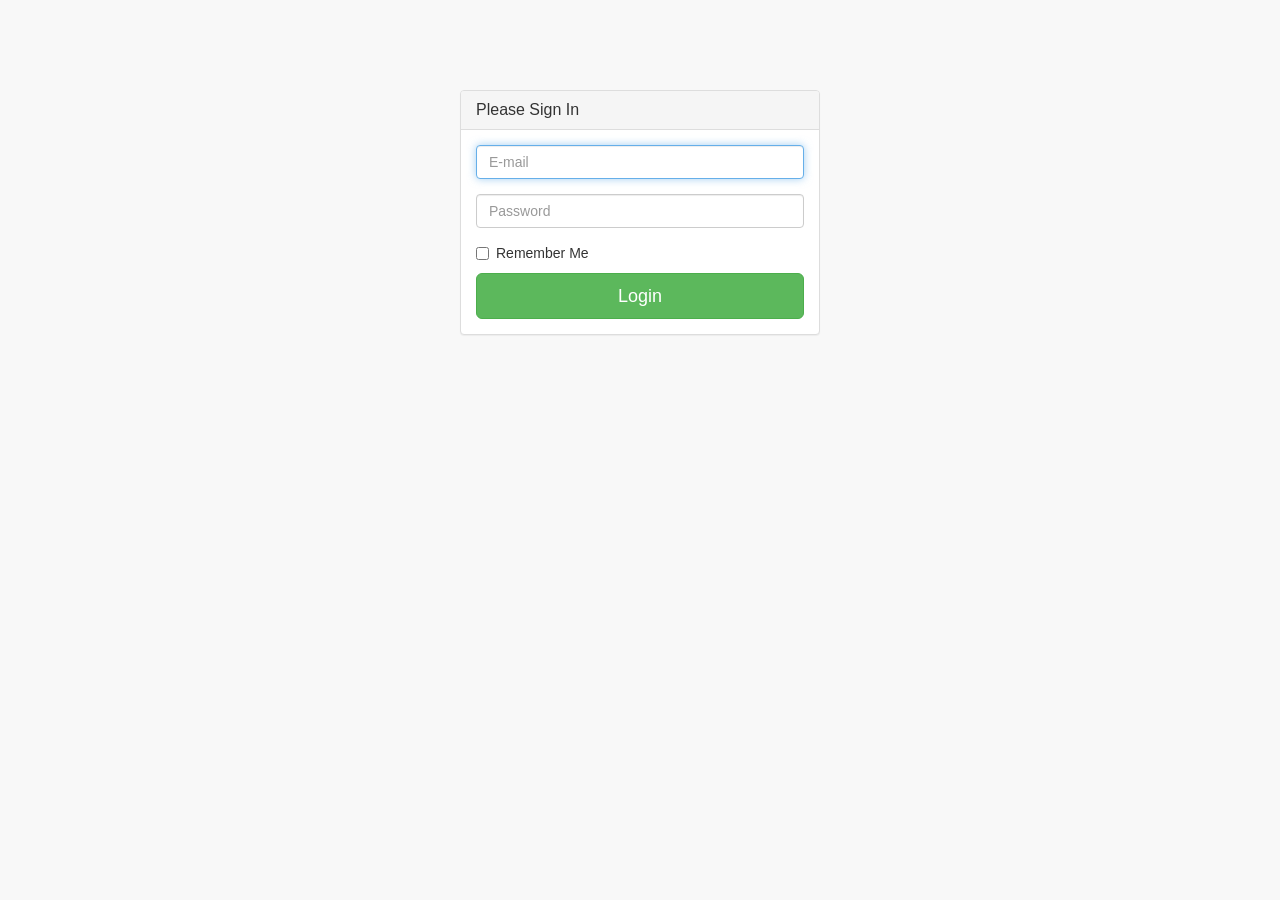
<file: PrototipoOntologia/web/pages/login.html>
<!DOCTYPE html>
<html lang="en">

<head>

    <meta charset="utf-8">
    <meta http-equiv="X-UA-Compatible" content="IE=edge">
    <meta name="viewport" content="width=device-width, initial-scale=1">
    <meta name="description" content="">
    <meta name="author" content="">

    <title>SB Admin 2 - Bootstrap Admin Theme</title>

    <!-- Bootstrap Core CSS -->
    <link href="../vendor/bootstrap/css/bootstrap.min.css" rel="stylesheet">

    <!-- MetisMenu CSS -->
    <link href="../vendor/metisMenu/metisMenu.min.css" rel="stylesheet">

    <!-- Custom CSS -->
    <link href="../dist/css/sb-admin-2.css" rel="stylesheet">

    <!-- Custom Fonts -->
    <link href="../vendor/font-awesome/css/font-awesome.min.css" rel="stylesheet" type="text/css">

    <!-- HTML5 Shim and Respond.js IE8 support of HTML5 elements and media queries -->
    <!-- WARNING: Respond.js doesn't work if you view the page via file:// -->
    <!--[if lt IE 9]>
        <script src="https://oss.maxcdn.com/libs/html5shiv/3.7.0/html5shiv.js"></script>
        <script src="https://oss.maxcdn.com/libs/respond.js/1.4.2/respond.min.js"></script>
    <![endif]-->

</head>

<body>

    <div class="container">
        <div class="row">
            <div class="col-md-4 col-md-offset-4">
                <div class="login-panel panel panel-default">
                    <div class="panel-heading">
                        <h3 class="panel-title">Please Sign In</h3>
                    </div>
                    <div class="panel-body">
                        <form role="form">
                            <fieldset>
                                <div class="form-group">
                                    <input class="form-control" placeholder="E-mail" name="email" type="email" autofocus>
                                </div>
                                <div class="form-group">
                                    <input class="form-control" placeholder="Password" name="password" type="password" value="">
                                </div>
                                <div class="checkbox">
                                    <label>
                                        <input name="remember" type="checkbox" value="Remember Me">Remember Me
                                    </label>
                                </div>
                                <!-- Change this to a button or input when using this as a form -->
                                <a href="index.html" class="btn btn-lg btn-success btn-block">Login</a>
                            </fieldset>
                        </form>
                    </div>
                </div>
            </div>
        </div>
    </div>

    <!-- jQuery -->
    <script src="../vendor/jquery/jquery.min.js"></script>

    <!-- Bootstrap Core JavaScript -->
    <script src="../vendor/bootstrap/js/bootstrap.min.js"></script>

    <!-- Metis Menu Plugin JavaScript -->
    <script src="../vendor/metisMenu/metisMenu.min.js"></script>

    <!-- Custom Theme JavaScript -->
    <script src="../dist/js/sb-admin-2.js"></script>

</body>

</html>
</file>
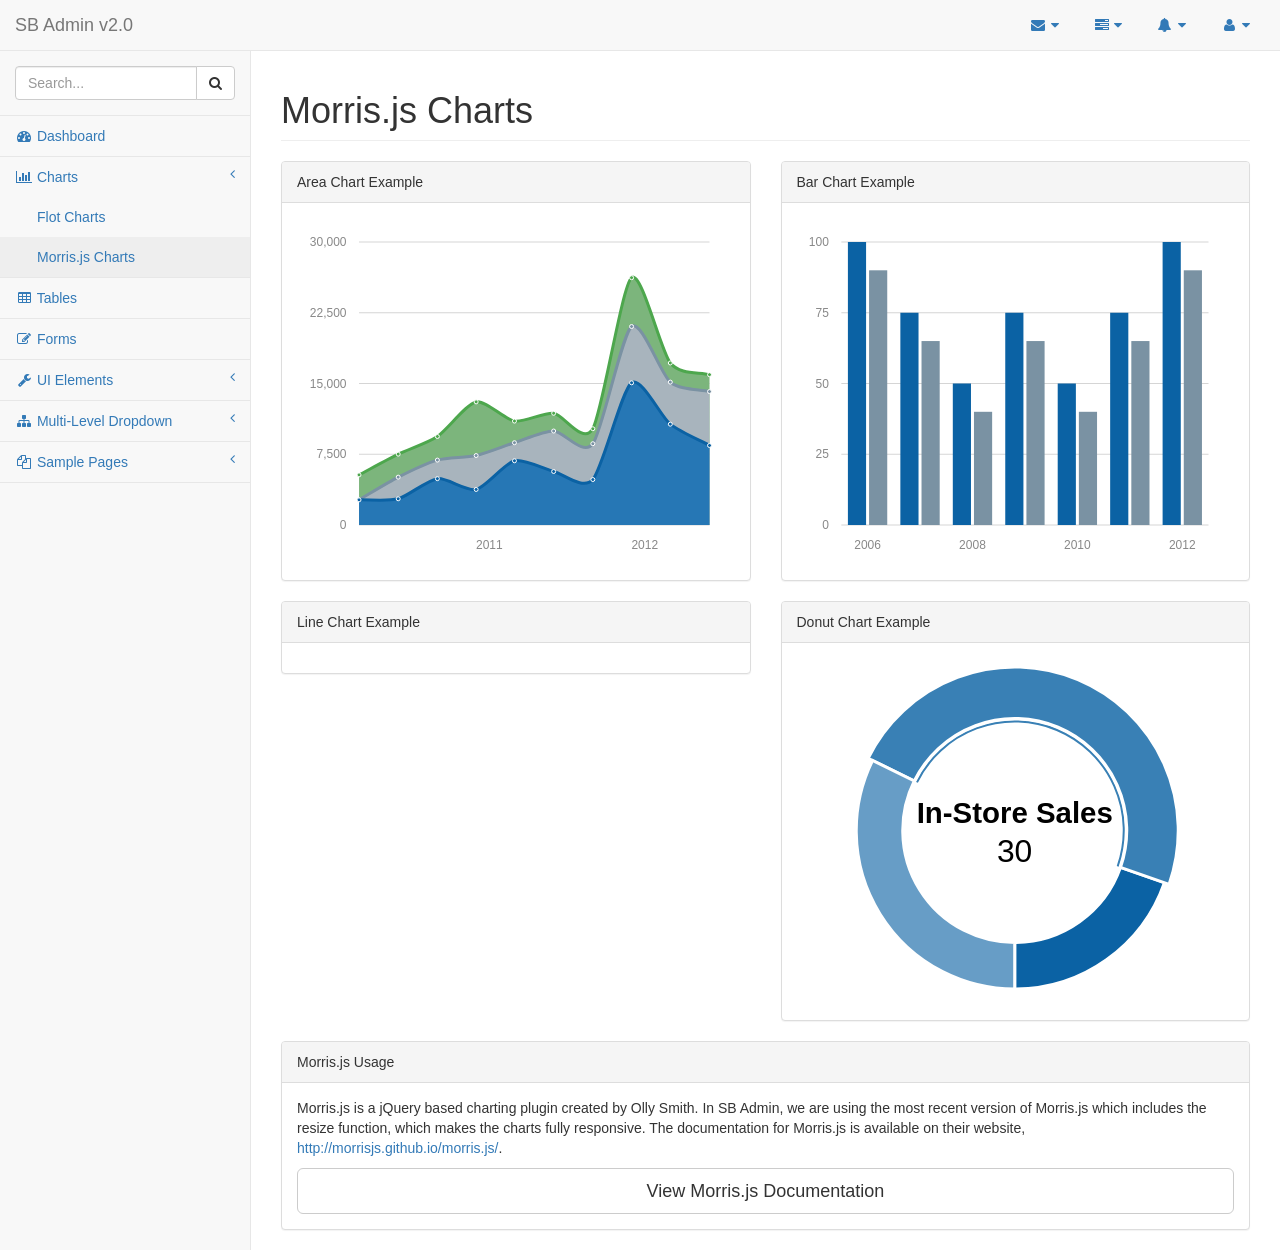
<file: PrototipoOntologia/web/pages/morris.html>
<!DOCTYPE html>
<html lang="en">

<head>

    <meta charset="utf-8">
    <meta http-equiv="X-UA-Compatible" content="IE=edge">
    <meta name="viewport" content="width=device-width, initial-scale=1">
    <meta name="description" content="">
    <meta name="author" content="">

    <title>SB Admin 2 - Bootstrap Admin Theme</title>

    <!-- Bootstrap Core CSS -->
    <link href="../vendor/bootstrap/css/bootstrap.min.css" rel="stylesheet">

    <!-- MetisMenu CSS -->
    <link href="../vendor/metisMenu/metisMenu.min.css" rel="stylesheet">

    <!-- Custom CSS -->
    <link href="../dist/css/sb-admin-2.css" rel="stylesheet">

    <!-- Morris Charts CSS -->
    <link href="../vendor/morrisjs/morris.css" rel="stylesheet">

    <!-- Custom Fonts -->
    <link href="../vendor/font-awesome/css/font-awesome.min.css" rel="stylesheet" type="text/css">

    <!-- HTML5 Shim and Respond.js IE8 support of HTML5 elements and media queries -->
    <!-- WARNING: Respond.js doesn't work if you view the page via file:// -->
    <!--[if lt IE 9]>
        <script src="https://oss.maxcdn.com/libs/html5shiv/3.7.0/html5shiv.js"></script>
        <script src="https://oss.maxcdn.com/libs/respond.js/1.4.2/respond.min.js"></script>
    <![endif]-->

</head>

<body>

    <div id="wrapper">

        <!-- Navigation -->
        <nav class="navbar navbar-default navbar-static-top" role="navigation" style="margin-bottom: 0">
            <div class="navbar-header">
                <button type="button" class="navbar-toggle" data-toggle="collapse" data-target=".navbar-collapse">
                    <span class="sr-only">Toggle navigation</span>
                    <span class="icon-bar"></span>
                    <span class="icon-bar"></span>
                    <span class="icon-bar"></span>
                </button>
                <a class="navbar-brand" href="index.html">SB Admin v2.0</a>
            </div>
            <!-- /.navbar-header -->

            <ul class="nav navbar-top-links navbar-right">
                <li class="dropdown">
                    <a class="dropdown-toggle" data-toggle="dropdown" href="#">
                        <i class="fa fa-envelope fa-fw"></i> <i class="fa fa-caret-down"></i>
                    </a>
                    <ul class="dropdown-menu dropdown-messages">
                        <li>
                            <a href="#">
                                <div>
                                    <strong>John Smith</strong>
                                    <span class="pull-right text-muted">
                                        <em>Yesterday</em>
                                    </span>
                                </div>
                                <div>Lorem ipsum dolor sit amet, consectetur adipiscing elit. Pellentesque eleifend...</div>
                            </a>
                        </li>
                        <li class="divider"></li>
                        <li>
                            <a href="#">
                                <div>
                                    <strong>John Smith</strong>
                                    <span class="pull-right text-muted">
                                        <em>Yesterday</em>
                                    </span>
                                </div>
                                <div>Lorem ipsum dolor sit amet, consectetur adipiscing elit. Pellentesque eleifend...</div>
                            </a>
                        </li>
                        <li class="divider"></li>
                        <li>
                            <a href="#">
                                <div>
                                    <strong>John Smith</strong>
                                    <span class="pull-right text-muted">
                                        <em>Yesterday</em>
                                    </span>
                                </div>
                                <div>Lorem ipsum dolor sit amet, consectetur adipiscing elit. Pellentesque eleifend...</div>
                            </a>
                        </li>
                        <li class="divider"></li>
                        <li>
                            <a class="text-center" href="#">
                                <strong>Read All Messages</strong>
                                <i class="fa fa-angle-right"></i>
                            </a>
                        </li>
                    </ul>
                    <!-- /.dropdown-messages -->
                </li>
                <!-- /.dropdown -->
                <li class="dropdown">
                    <a class="dropdown-toggle" data-toggle="dropdown" href="#">
                        <i class="fa fa-tasks fa-fw"></i> <i class="fa fa-caret-down"></i>
                    </a>
                    <ul class="dropdown-menu dropdown-tasks">
                        <li>
                            <a href="#">
                                <div>
                                    <p>
                                        <strong>Task 1</strong>
                                        <span class="pull-right text-muted">40% Complete</span>
                                    </p>
                                    <div class="progress progress-striped active">
                                        <div class="progress-bar progress-bar-success" role="progressbar" aria-valuenow="40" aria-valuemin="0" aria-valuemax="100" style="width: 40%">
                                            <span class="sr-only">40% Complete (success)</span>
                                        </div>
                                    </div>
                                </div>
                            </a>
                        </li>
                        <li class="divider"></li>
                        <li>
                            <a href="#">
                                <div>
                                    <p>
                                        <strong>Task 2</strong>
                                        <span class="pull-right text-muted">20% Complete</span>
                                    </p>
                                    <div class="progress progress-striped active">
                                        <div class="progress-bar progress-bar-info" role="progressbar" aria-valuenow="20" aria-valuemin="0" aria-valuemax="100" style="width: 20%">
                                            <span class="sr-only">20% Complete</span>
                                        </div>
                                    </div>
                                </div>
                            </a>
                        </li>
                        <li class="divider"></li>
                        <li>
                            <a href="#">
                                <div>
                                    <p>
                                        <strong>Task 3</strong>
                                        <span class="pull-right text-muted">60% Complete</span>
                                    </p>
                                    <div class="progress progress-striped active">
                                        <div class="progress-bar progress-bar-warning" role="progressbar" aria-valuenow="60" aria-valuemin="0" aria-valuemax="100" style="width: 60%">
                                            <span class="sr-only">60% Complete (warning)</span>
                                        </div>
                                    </div>
                                </div>
                            </a>
                        </li>
                        <li class="divider"></li>
                        <li>
                            <a href="#">
                                <div>
                                    <p>
                                        <strong>Task 4</strong>
                                        <span class="pull-right text-muted">80% Complete</span>
                                    </p>
                                    <div class="progress progress-striped active">
                                        <div class="progress-bar progress-bar-danger" role="progressbar" aria-valuenow="80" aria-valuemin="0" aria-valuemax="100" style="width: 80%">
                                            <span class="sr-only">80% Complete (danger)</span>
                                        </div>
                                    </div>
                                </div>
                            </a>
                        </li>
                        <li class="divider"></li>
                        <li>
                            <a class="text-center" href="#">
                                <strong>See All Tasks</strong>
                                <i class="fa fa-angle-right"></i>
                            </a>
                        </li>
                    </ul>
                    <!-- /.dropdown-tasks -->
                </li>
                <!-- /.dropdown -->
                <li class="dropdown">
                    <a class="dropdown-toggle" data-toggle="dropdown" href="#">
                        <i class="fa fa-bell fa-fw"></i> <i class="fa fa-caret-down"></i>
                    </a>
                    <ul class="dropdown-menu dropdown-alerts">
                        <li>
                            <a href="#">
                                <div>
                                    <i class="fa fa-comment fa-fw"></i> New Comment
                                    <span class="pull-right text-muted small">4 minutes ago</span>
                                </div>
                            </a>
                        </li>
                        <li class="divider"></li>
                        <li>
                            <a href="#">
                                <div>
                                    <i class="fa fa-twitter fa-fw"></i> 3 New Followers
                                    <span class="pull-right text-muted small">12 minutes ago</span>
                                </div>
                            </a>
                        </li>
                        <li class="divider"></li>
                        <li>
                            <a href="#">
                                <div>
                                    <i class="fa fa-envelope fa-fw"></i> Message Sent
                                    <span class="pull-right text-muted small">4 minutes ago</span>
                                </div>
                            </a>
                        </li>
                        <li class="divider"></li>
                        <li>
                            <a href="#">
                                <div>
                                    <i class="fa fa-tasks fa-fw"></i> New Task
                                    <span class="pull-right text-muted small">4 minutes ago</span>
                                </div>
                            </a>
                        </li>
                        <li class="divider"></li>
                        <li>
                            <a href="#">
                                <div>
                                    <i class="fa fa-upload fa-fw"></i> Server Rebooted
                                    <span class="pull-right text-muted small">4 minutes ago</span>
                                </div>
                            </a>
                        </li>
                        <li class="divider"></li>
                        <li>
                            <a class="text-center" href="#">
                                <strong>See All Alerts</strong>
                                <i class="fa fa-angle-right"></i>
                            </a>
                        </li>
                    </ul>
                    <!-- /.dropdown-alerts -->
                </li>
                <!-- /.dropdown -->
                <li class="dropdown">
                    <a class="dropdown-toggle" data-toggle="dropdown" href="#">
                        <i class="fa fa-user fa-fw"></i> <i class="fa fa-caret-down"></i>
                    </a>
                    <ul class="dropdown-menu dropdown-user">
                        <li><a href="#"><i class="fa fa-user fa-fw"></i> User Profile</a>
                        </li>
                        <li><a href="#"><i class="fa fa-gear fa-fw"></i> Settings</a>
                        </li>
                        <li class="divider"></li>
                        <li><a href="login.html"><i class="fa fa-sign-out fa-fw"></i> Logout</a>
                        </li>
                    </ul>
                    <!-- /.dropdown-user -->
                </li>
                <!-- /.dropdown -->
            </ul>
            <!-- /.navbar-top-links -->

            <div class="navbar-default sidebar" role="navigation">
                <div class="sidebar-nav navbar-collapse">
                    <ul class="nav" id="side-menu">
                        <li class="sidebar-search">
                            <div class="input-group custom-search-form">
                                <input type="text" class="form-control" placeholder="Search...">
                                <span class="input-group-btn">
                                <button class="btn btn-default" type="button">
                                    <i class="fa fa-search"></i>
                                </button>
                            </span>
                            </div>
                            <!-- /input-group -->
                        </li>
                        <li>
                            <a href="index.html"><i class="fa fa-dashboard fa-fw"></i> Dashboard</a>
                        </li>
                        <li>
                            <a href="#"><i class="fa fa-bar-chart-o fa-fw"></i> Charts<span class="fa arrow"></span></a>
                            <ul class="nav nav-second-level">
                                <li>
                                    <a href="flot.html">Flot Charts</a>
                                </li>
                                <li>
                                    <a href="morris.html">Morris.js Charts</a>
                                </li>
                            </ul>
                            <!-- /.nav-second-level -->
                        </li>
                        <li>
                            <a href="tables.html"><i class="fa fa-table fa-fw"></i> Tables</a>
                        </li>
                        <li>
                            <a href="forms.html"><i class="fa fa-edit fa-fw"></i> Forms</a>
                        </li>
                        <li>
                            <a href="#"><i class="fa fa-wrench fa-fw"></i> UI Elements<span class="fa arrow"></span></a>
                            <ul class="nav nav-second-level">
                                <li>
                                    <a href="panels-wells.html">Panels and Wells</a>
                                </li>
                                <li>
                                    <a href="buttons.html">Buttons</a>
                                </li>
                                <li>
                                    <a href="notifications.html">Notifications</a>
                                </li>
                                <li>
                                    <a href="typography.html">Typography</a>
                                </li>
                                <li>
                                    <a href="icons.html"> Icons</a>
                                </li>
                                <li>
                                    <a href="grid.html">Grid</a>
                                </li>
                            </ul>
                            <!-- /.nav-second-level -->
                        </li>
                        <li>
                            <a href="#"><i class="fa fa-sitemap fa-fw"></i> Multi-Level Dropdown<span class="fa arrow"></span></a>
                            <ul class="nav nav-second-level">
                                <li>
                                    <a href="#">Second Level Item</a>
                                </li>
                                <li>
                                    <a href="#">Second Level Item</a>
                                </li>
                                <li>
                                    <a href="#">Third Level <span class="fa arrow"></span></a>
                                    <ul class="nav nav-third-level">
                                        <li>
                                            <a href="#">Third Level Item</a>
                                        </li>
                                        <li>
                                            <a href="#">Third Level Item</a>
                                        </li>
                                        <li>
                                            <a href="#">Third Level Item</a>
                                        </li>
                                        <li>
                                            <a href="#">Third Level Item</a>
                                        </li>
                                    </ul>
                                    <!-- /.nav-third-level -->
                                </li>
                            </ul>
                            <!-- /.nav-second-level -->
                        </li>
                        <li>
                            <a href="#"><i class="fa fa-files-o fa-fw"></i> Sample Pages<span class="fa arrow"></span></a>
                            <ul class="nav nav-second-level">
                                <li>
                                    <a href="blank.html">Blank Page</a>
                                </li>
                                <li>
                                    <a href="login.html">Login Page</a>
                                </li>
                            </ul>
                            <!-- /.nav-second-level -->
                        </li>
                    </ul>
                </div>
                <!-- /.sidebar-collapse -->
            </div>
            <!-- /.navbar-static-side -->
        </nav>

        <div id="page-wrapper">
            <div class="row">
                <div class="col-lg-12">
                    <h1 class="page-header">Morris.js Charts</h1>
                </div>
                <!-- /.col-lg-12 -->
            </div>
            <!-- /.row -->
            <div class="row">
                <div class="col-lg-6">
                    <div class="panel panel-default">
                        <div class="panel-heading">
                            Area Chart Example
                        </div>
                        <!-- /.panel-heading -->
                        <div class="panel-body">
                            <div id="morris-area-chart"></div>
                        </div>
                        <!-- /.panel-body -->
                    </div>
                    <!-- /.panel -->
                </div>
                <!-- /.col-lg-6 -->
                <div class="col-lg-6">
                    <div class="panel panel-default">
                        <div class="panel-heading">
                            Bar Chart Example
                        </div>
                        <!-- /.panel-heading -->
                        <div class="panel-body">
                            <div id="morris-bar-chart"></div>
                        </div>
                        <!-- /.panel-body -->
                    </div>
                    <!-- /.panel -->
                </div>
                <!-- /.col-lg-6 -->
                <div class="col-lg-6">
                    <div class="panel panel-default">
                        <div class="panel-heading">
                            Line Chart Example
                        </div>
                        <!-- /.panel-heading -->
                        <div class="panel-body">
                            <div id="morris-line-chart"></div>
                        </div>
                        <!-- /.panel-body -->
                    </div>
                    <!-- /.panel -->
                </div>
                <!-- /.col-lg-6 -->
                <div class="col-lg-6">
                    <div class="panel panel-default">
                        <div class="panel-heading">
                            Donut Chart Example
                        </div>
                        <!-- /.panel-heading -->
                        <div class="panel-body">
                            <div id="morris-donut-chart"></div>
                        </div>
                        <!-- /.panel-body -->
                    </div>
                    <!-- /.panel -->
                </div>
                <!-- /.col-lg-6 -->
                <div class="col-lg-12">
                    <div class="panel panel-default">
                        <div class="panel-heading">
                            Morris.js Usage
                        </div>
                        <!-- /.panel-heading -->
                        <div class="panel-body">
                            <p>Morris.js is a jQuery based charting plugin created by Olly Smith. In SB Admin, we are using the most recent version of Morris.js which includes the resize function, which makes the charts fully responsive. The documentation for Morris.js is available on their website, <a target="_blank" href="http://morrisjs.github.io/morris.js/">http://morrisjs.github.io/morris.js/</a>.</p>
                            <a target="_blank" class="btn btn-default btn-lg btn-block" href="http://morrisjs.github.io/morris.js/">View Morris.js Documentation</a>
                        </div>
                        <!-- /.panel-body -->
                    </div>
                    <!-- /.panel -->
                </div>
                <!-- /.col-lg-6 -->
            </div>
            <!-- /.row -->
        </div>
        <!-- /#page-wrapper -->

    </div>
    <!-- /#wrapper -->

    <!-- jQuery -->
    <script src="../vendor/jquery/jquery.min.js"></script>

    <!-- Bootstrap Core JavaScript -->
    <script src="../vendor/bootstrap/js/bootstrap.min.js"></script>

    <!-- Metis Menu Plugin JavaScript -->
    <script src="../vendor/metisMenu/metisMenu.min.js"></script>

    <!-- Morris Charts JavaScript -->
    <script src="../vendor/raphael/raphael.min.js"></script>
    <script src="../vendor/morrisjs/morris.min.js"></script>
    <script src="../data/morris-data.js"></script>

    <!-- Custom Theme JavaScript -->
    <script src="../dist/js/sb-admin-2.js"></script>

</body>

</html>
</file>
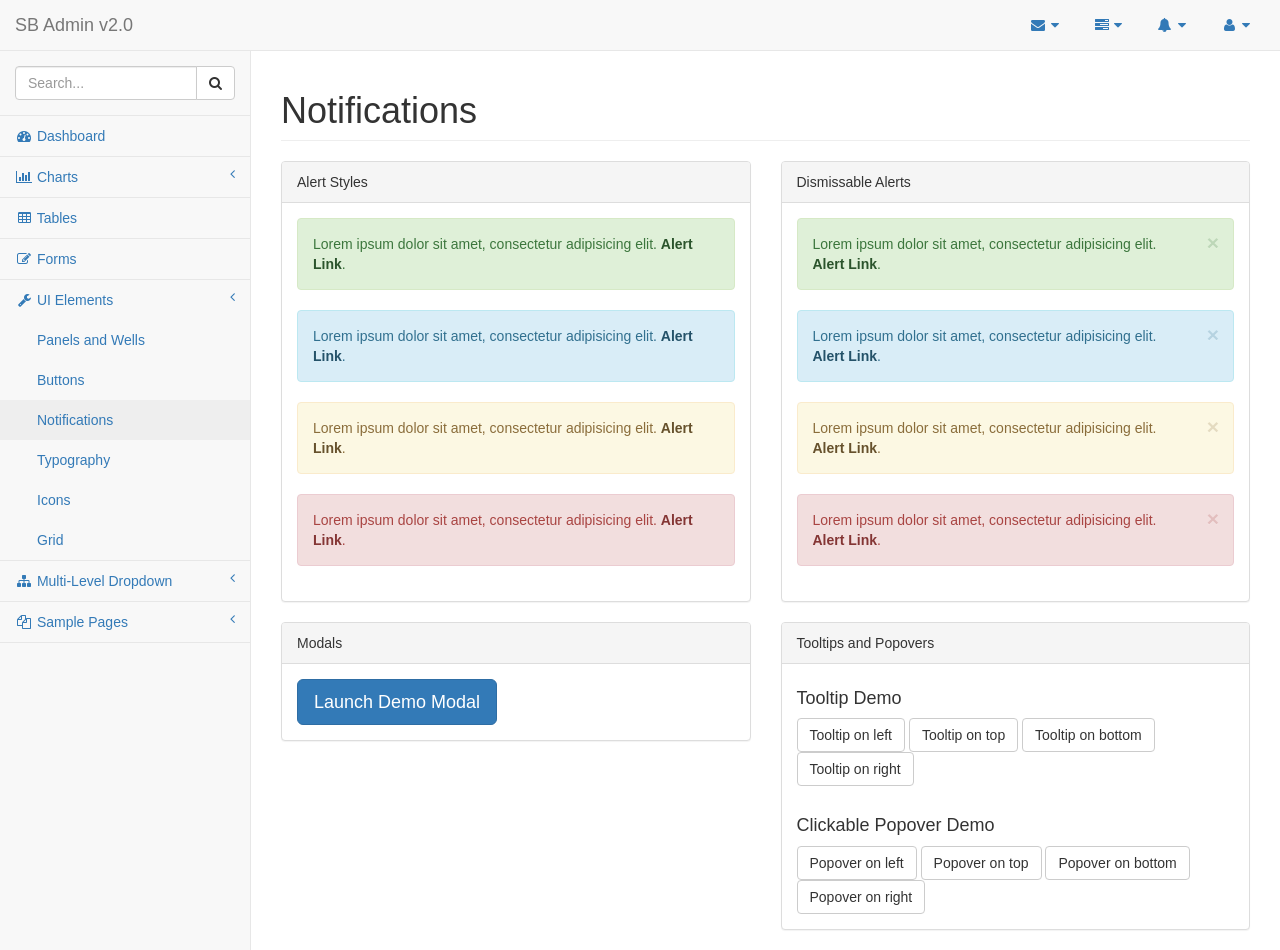
<file: PrototipoOntologia/web/pages/notifications.html>
<!DOCTYPE html>
<html lang="en">

<head>

    <meta charset="utf-8">
    <meta http-equiv="X-UA-Compatible" content="IE=edge">
    <meta name="viewport" content="width=device-width, initial-scale=1">
    <meta name="description" content="">
    <meta name="author" content="">

    <title>SB Admin 2 - Bootstrap Admin Theme</title>

    <!-- Bootstrap Core CSS -->
    <link href="../vendor/bootstrap/css/bootstrap.min.css" rel="stylesheet">

    <!-- MetisMenu CSS -->
    <link href="../vendor/metisMenu/metisMenu.min.css" rel="stylesheet">

    <!-- Custom CSS -->
    <link href="../dist/css/sb-admin-2.css" rel="stylesheet">

    <!-- Custom Fonts -->
    <link href="../vendor/font-awesome/css/font-awesome.min.css" rel="stylesheet" type="text/css">

    <!-- HTML5 Shim and Respond.js IE8 support of HTML5 elements and media queries -->
    <!-- WARNING: Respond.js doesn't work if you view the page via file:// -->
    <!--[if lt IE 9]>
        <script src="https://oss.maxcdn.com/libs/html5shiv/3.7.0/html5shiv.js"></script>
        <script src="https://oss.maxcdn.com/libs/respond.js/1.4.2/respond.min.js"></script>
    <![endif]-->

</head>

<body>

    <div id="wrapper">

        <!-- Navigation -->
        <nav class="navbar navbar-default navbar-static-top" role="navigation" style="margin-bottom: 0">
            <div class="navbar-header">
                <button type="button" class="navbar-toggle" data-toggle="collapse" data-target=".navbar-collapse">
                    <span class="sr-only">Toggle navigation</span>
                    <span class="icon-bar"></span>
                    <span class="icon-bar"></span>
                    <span class="icon-bar"></span>
                </button>
                <a class="navbar-brand" href="index.html">SB Admin v2.0</a>
            </div>
            <!-- /.navbar-header -->

            <ul class="nav navbar-top-links navbar-right">
                <li class="dropdown">
                    <a class="dropdown-toggle" data-toggle="dropdown" href="#">
                        <i class="fa fa-envelope fa-fw"></i> <i class="fa fa-caret-down"></i>
                    </a>
                    <ul class="dropdown-menu dropdown-messages">
                        <li>
                            <a href="#">
                                <div>
                                    <strong>John Smith</strong>
                                    <span class="pull-right text-muted">
                                        <em>Yesterday</em>
                                    </span>
                                </div>
                                <div>Lorem ipsum dolor sit amet, consectetur adipiscing elit. Pellentesque eleifend...</div>
                            </a>
                        </li>
                        <li class="divider"></li>
                        <li>
                            <a href="#">
                                <div>
                                    <strong>John Smith</strong>
                                    <span class="pull-right text-muted">
                                        <em>Yesterday</em>
                                    </span>
                                </div>
                                <div>Lorem ipsum dolor sit amet, consectetur adipiscing elit. Pellentesque eleifend...</div>
                            </a>
                        </li>
                        <li class="divider"></li>
                        <li>
                            <a href="#">
                                <div>
                                    <strong>John Smith</strong>
                                    <span class="pull-right text-muted">
                                        <em>Yesterday</em>
                                    </span>
                                </div>
                                <div>Lorem ipsum dolor sit amet, consectetur adipiscing elit. Pellentesque eleifend...</div>
                            </a>
                        </li>
                        <li class="divider"></li>
                        <li>
                            <a class="text-center" href="#">
                                <strong>Read All Messages</strong>
                                <i class="fa fa-angle-right"></i>
                            </a>
                        </li>
                    </ul>
                    <!-- /.dropdown-messages -->
                </li>
                <!-- /.dropdown -->
                <li class="dropdown">
                    <a class="dropdown-toggle" data-toggle="dropdown" href="#">
                        <i class="fa fa-tasks fa-fw"></i> <i class="fa fa-caret-down"></i>
                    </a>
                    <ul class="dropdown-menu dropdown-tasks">
                        <li>
                            <a href="#">
                                <div>
                                    <p>
                                        <strong>Task 1</strong>
                                        <span class="pull-right text-muted">40% Complete</span>
                                    </p>
                                    <div class="progress progress-striped active">
                                        <div class="progress-bar progress-bar-success" role="progressbar" aria-valuenow="40" aria-valuemin="0" aria-valuemax="100" style="width: 40%">
                                            <span class="sr-only">40% Complete (success)</span>
                                        </div>
                                    </div>
                                </div>
                            </a>
                        </li>
                        <li class="divider"></li>
                        <li>
                            <a href="#">
                                <div>
                                    <p>
                                        <strong>Task 2</strong>
                                        <span class="pull-right text-muted">20% Complete</span>
                                    </p>
                                    <div class="progress progress-striped active">
                                        <div class="progress-bar progress-bar-info" role="progressbar" aria-valuenow="20" aria-valuemin="0" aria-valuemax="100" style="width: 20%">
                                            <span class="sr-only">20% Complete</span>
                                        </div>
                                    </div>
                                </div>
                            </a>
                        </li>
                        <li class="divider"></li>
                        <li>
                            <a href="#">
                                <div>
                                    <p>
                                        <strong>Task 3</strong>
                                        <span class="pull-right text-muted">60% Complete</span>
                                    </p>
                                    <div class="progress progress-striped active">
                                        <div class="progress-bar progress-bar-warning" role="progressbar" aria-valuenow="60" aria-valuemin="0" aria-valuemax="100" style="width: 60%">
                                            <span class="sr-only">60% Complete (warning)</span>
                                        </div>
                                    </div>
                                </div>
                            </a>
                        </li>
                        <li class="divider"></li>
                        <li>
                            <a href="#">
                                <div>
                                    <p>
                                        <strong>Task 4</strong>
                                        <span class="pull-right text-muted">80% Complete</span>
                                    </p>
                                    <div class="progress progress-striped active">
                                        <div class="progress-bar progress-bar-danger" role="progressbar" aria-valuenow="80" aria-valuemin="0" aria-valuemax="100" style="width: 80%">
                                            <span class="sr-only">80% Complete (danger)</span>
                                        </div>
                                    </div>
                                </div>
                            </a>
                        </li>
                        <li class="divider"></li>
                        <li>
                            <a class="text-center" href="#">
                                <strong>See All Tasks</strong>
                                <i class="fa fa-angle-right"></i>
                            </a>
                        </li>
                    </ul>
                    <!-- /.dropdown-tasks -->
                </li>
                <!-- /.dropdown -->
                <li class="dropdown">
                    <a class="dropdown-toggle" data-toggle="dropdown" href="#">
                        <i class="fa fa-bell fa-fw"></i> <i class="fa fa-caret-down"></i>
                    </a>
                    <ul class="dropdown-menu dropdown-alerts">
                        <li>
                            <a href="#">
                                <div>
                                    <i class="fa fa-comment fa-fw"></i> New Comment
                                    <span class="pull-right text-muted small">4 minutes ago</span>
                                </div>
                            </a>
                        </li>
                        <li class="divider"></li>
                        <li>
                            <a href="#">
                                <div>
                                    <i class="fa fa-twitter fa-fw"></i> 3 New Followers
                                    <span class="pull-right text-muted small">12 minutes ago</span>
                                </div>
                            </a>
                        </li>
                        <li class="divider"></li>
                        <li>
                            <a href="#">
                                <div>
                                    <i class="fa fa-envelope fa-fw"></i> Message Sent
                                    <span class="pull-right text-muted small">4 minutes ago</span>
                                </div>
                            </a>
                        </li>
                        <li class="divider"></li>
                        <li>
                            <a href="#">
                                <div>
                                    <i class="fa fa-tasks fa-fw"></i> New Task
                                    <span class="pull-right text-muted small">4 minutes ago</span>
                                </div>
                            </a>
                        </li>
                        <li class="divider"></li>
                        <li>
                            <a href="#">
                                <div>
                                    <i class="fa fa-upload fa-fw"></i> Server Rebooted
                                    <span class="pull-right text-muted small">4 minutes ago</span>
                                </div>
                            </a>
                        </li>
                        <li class="divider"></li>
                        <li>
                            <a class="text-center" href="#">
                                <strong>See All Alerts</strong>
                                <i class="fa fa-angle-right"></i>
                            </a>
                        </li>
                    </ul>
                    <!-- /.dropdown-alerts -->
                </li>
                <!-- /.dropdown -->
                <li class="dropdown">
                    <a class="dropdown-toggle" data-toggle="dropdown" href="#">
                        <i class="fa fa-user fa-fw"></i> <i class="fa fa-caret-down"></i>
                    </a>
                    <ul class="dropdown-menu dropdown-user">
                        <li><a href="#"><i class="fa fa-user fa-fw"></i> User Profile</a>
                        </li>
                        <li><a href="#"><i class="fa fa-gear fa-fw"></i> Settings</a>
                        </li>
                        <li class="divider"></li>
                        <li><a href="login.html"><i class="fa fa-sign-out fa-fw"></i> Logout</a>
                        </li>
                    </ul>
                    <!-- /.dropdown-user -->
                </li>
                <!-- /.dropdown -->
            </ul>
            <!-- /.navbar-top-links -->

            <div class="navbar-default sidebar" role="navigation">
                <div class="sidebar-nav navbar-collapse">
                    <ul class="nav" id="side-menu">
                        <li class="sidebar-search">
                            <div class="input-group custom-search-form">
                                <input type="text" class="form-control" placeholder="Search...">
                                <span class="input-group-btn">
                                <button class="btn btn-default" type="button">
                                    <i class="fa fa-search"></i>
                                </button>
                            </span>
                            </div>
                            <!-- /input-group -->
                        </li>
                        <li>
                            <a href="index.html"><i class="fa fa-dashboard fa-fw"></i> Dashboard</a>
                        </li>
                        <li>
                            <a href="#"><i class="fa fa-bar-chart-o fa-fw"></i> Charts<span class="fa arrow"></span></a>
                            <ul class="nav nav-second-level">
                                <li>
                                    <a href="flot.html">Flot Charts</a>
                                </li>
                                <li>
                                    <a href="morris.html">Morris.js Charts</a>
                                </li>
                            </ul>
                            <!-- /.nav-second-level -->
                        </li>
                        <li>
                            <a href="tables.html"><i class="fa fa-table fa-fw"></i> Tables</a>
                        </li>
                        <li>
                            <a href="forms.html"><i class="fa fa-edit fa-fw"></i> Forms</a>
                        </li>
                        <li>
                            <a href="#"><i class="fa fa-wrench fa-fw"></i> UI Elements<span class="fa arrow"></span></a>
                            <ul class="nav nav-second-level">
                                <li>
                                    <a href="panels-wells.html">Panels and Wells</a>
                                </li>
                                <li>
                                    <a href="buttons.html">Buttons</a>
                                </li>
                                <li>
                                    <a href="notifications.html">Notifications</a>
                                </li>
                                <li>
                                    <a href="typography.html">Typography</a>
                                </li>
                                <li>
                                    <a href="icons.html"> Icons</a>
                                </li>
                                <li>
                                    <a href="grid.html">Grid</a>
                                </li>
                            </ul>
                            <!-- /.nav-second-level -->
                        </li>
                        <li>
                            <a href="#"><i class="fa fa-sitemap fa-fw"></i> Multi-Level Dropdown<span class="fa arrow"></span></a>
                            <ul class="nav nav-second-level">
                                <li>
                                    <a href="#">Second Level Item</a>
                                </li>
                                <li>
                                    <a href="#">Second Level Item</a>
                                </li>
                                <li>
                                    <a href="#">Third Level <span class="fa arrow"></span></a>
                                    <ul class="nav nav-third-level">
                                        <li>
                                            <a href="#">Third Level Item</a>
                                        </li>
                                        <li>
                                            <a href="#">Third Level Item</a>
                                        </li>
                                        <li>
                                            <a href="#">Third Level Item</a>
                                        </li>
                                        <li>
                                            <a href="#">Third Level Item</a>
                                        </li>
                                    </ul>
                                    <!-- /.nav-third-level -->
                                </li>
                            </ul>
                            <!-- /.nav-second-level -->
                        </li>
                        <li>
                            <a href="#"><i class="fa fa-files-o fa-fw"></i> Sample Pages<span class="fa arrow"></span></a>
                            <ul class="nav nav-second-level">
                                <li>
                                    <a href="blank.html">Blank Page</a>
                                </li>
                                <li>
                                    <a href="login.html">Login Page</a>
                                </li>
                            </ul>
                            <!-- /.nav-second-level -->
                        </li>
                    </ul>
                </div>
                <!-- /.sidebar-collapse -->
            </div>
            <!-- /.navbar-static-side -->
        </nav>

        <div id="page-wrapper">
            <div class="row">
                <div class="col-lg-12">
                    <h1 class="page-header">Notifications</h1>
                </div>
                <!-- /.col-lg-12 -->
            </div>
            <!-- /.row -->
            <div class="row">
                <div class="col-lg-6">
                    <div class="panel panel-default">
                        <div class="panel-heading">
                            Alert Styles
                        </div>
                        <!-- /.panel-heading -->
                        <div class="panel-body">
                            <div class="alert alert-success">
                                Lorem ipsum dolor sit amet, consectetur adipisicing elit. <a href="#" class="alert-link">Alert Link</a>.
                            </div>
                            <div class="alert alert-info">
                                Lorem ipsum dolor sit amet, consectetur adipisicing elit. <a href="#" class="alert-link">Alert Link</a>.
                            </div>
                            <div class="alert alert-warning">
                                Lorem ipsum dolor sit amet, consectetur adipisicing elit. <a href="#" class="alert-link">Alert Link</a>.
                            </div>
                            <div class="alert alert-danger">
                                Lorem ipsum dolor sit amet, consectetur adipisicing elit. <a href="#" class="alert-link">Alert Link</a>.
                            </div>
                        </div>
                        <!-- .panel-body -->
                    </div>
                    <!-- /.panel -->
                </div>
                <!-- /.col-lg-6 -->
                <div class="col-lg-6">
                    <div class="panel panel-default">
                        <div class="panel-heading">
                            Dismissable Alerts
                        </div>
                        <!-- /.panel-heading -->
                        <div class="panel-body">
                            <div class="alert alert-success alert-dismissable">
                                <button type="button" class="close" data-dismiss="alert" aria-hidden="true">&times;</button>
                                Lorem ipsum dolor sit amet, consectetur adipisicing elit. <a href="#" class="alert-link">Alert Link</a>.
                            </div>
                            <div class="alert alert-info alert-dismissable">
                                <button type="button" class="close" data-dismiss="alert" aria-hidden="true">&times;</button>
                                Lorem ipsum dolor sit amet, consectetur adipisicing elit. <a href="#" class="alert-link">Alert Link</a>.
                            </div>
                            <div class="alert alert-warning alert-dismissable">
                                <button type="button" class="close" data-dismiss="alert" aria-hidden="true">&times;</button>
                                Lorem ipsum dolor sit amet, consectetur adipisicing elit. <a href="#" class="alert-link">Alert Link</a>.
                            </div>
                            <div class="alert alert-danger alert-dismissable">
                                <button type="button" class="close" data-dismiss="alert" aria-hidden="true">&times;</button>
                                Lorem ipsum dolor sit amet, consectetur adipisicing elit. <a href="#" class="alert-link">Alert Link</a>.
                            </div>
                        </div>
                        <!-- .panel-body -->
                    </div>
                    <!-- /.panel -->
                </div>
                <!-- /.col-lg-6 -->
            </div>
            <!-- /.row -->
            <div class="row">
                <div class="col-lg-6">
                    <div class="panel panel-default">
                        <div class="panel-heading">
                            Modals
                        </div>
                        <!-- /.panel-heading -->
                        <div class="panel-body">
                            <!-- Button trigger modal -->
                            <button class="btn btn-primary btn-lg" data-toggle="modal" data-target="#myModal">
                                Launch Demo Modal
                            </button>
                            <!-- Modal -->
                            <div class="modal fade" id="myModal" tabindex="-1" role="dialog" aria-labelledby="myModalLabel" aria-hidden="true">
                                <div class="modal-dialog">
                                    <div class="modal-content">
                                        <div class="modal-header">
                                            <button type="button" class="close" data-dismiss="modal" aria-hidden="true">&times;</button>
                                            <h4 class="modal-title" id="myModalLabel">Modal title</h4>
                                        </div>
                                        <div class="modal-body">
                                            Lorem ipsum dolor sit amet, consectetur adipisicing elit, sed do eiusmod tempor incididunt ut labore et dolore magna aliqua. Ut enim ad minim veniam, quis nostrud exercitation ullamco laboris nisi ut aliquip ex ea commodo consequat. Duis aute irure dolor in reprehenderit in voluptate velit esse cillum dolore eu fugiat nulla pariatur. Excepteur sint occaecat cupidatat non proident, sunt in culpa qui officia deserunt mollit anim id est laborum.
                                        </div>
                                        <div class="modal-footer">
                                            <button type="button" class="btn btn-default" data-dismiss="modal">Close</button>
                                            <button type="button" class="btn btn-primary">Save changes</button>
                                        </div>
                                    </div>
                                    <!-- /.modal-content -->
                                </div>
                                <!-- /.modal-dialog -->
                            </div>
                            <!-- /.modal -->
                        </div>
                        <!-- .panel-body -->
                    </div>
                    <!-- /.panel -->
                </div>
                <!-- /.col-lg-6 -->
                <div class="col-lg-6">
                    <div class="panel panel-default">
                        <div class="panel-heading">
                            Tooltips and Popovers
                        </div>
                        <!-- /.panel-heading -->
                        <div class="panel-body">
                            <h4>Tooltip Demo</h4>
                            <div class="tooltip-demo">
                                <button type="button" class="btn btn-default" data-toggle="tooltip" data-placement="left" title="Tooltip on left">Tooltip on left</button>
                                <button type="button" class="btn btn-default" data-toggle="tooltip" data-placement="top" title="Tooltip on top">Tooltip on top</button>
                                <button type="button" class="btn btn-default" data-toggle="tooltip" data-placement="bottom" title="Tooltip on bottom">Tooltip on bottom</button>
                                <button type="button" class="btn btn-default" data-toggle="tooltip" data-placement="right" title="Tooltip on right">Tooltip on right</button>
                            </div>
                            <br>
                            <h4>Clickable Popover Demo</h4>
                            <div class="tooltip-demo">
                                <button type="button" class="btn btn-default" data-container="body" data-toggle="popover" data-placement="left" data-content="Vivamus sagittis lacus vel augue laoreet rutrum faucibus.">
                                    Popover on left
                                </button>
                                <button type="button" class="btn btn-default" data-container="body" data-toggle="popover" data-placement="top" data-content="Vivamus sagittis lacus vel augue laoreet rutrum faucibus.">
                                    Popover on top
                                </button>
                                <button type="button" class="btn btn-default" data-container="body" data-toggle="popover" data-placement="bottom" data-content="Vivamus sagittis lacus vel augue laoreet rutrum faucibus.">
                                    Popover on bottom
                                </button>
                                <button type="button" class="btn btn-default" data-container="body" data-toggle="popover" data-placement="right" data-content="Vivamus sagittis lacus vel augue laoreet rutrum faucibus.">
                                    Popover on right
                                </button>
                            </div>
                        </div>
                        <!-- .panel-body -->
                    </div>
                    <!-- /.panel -->
                </div>
                <!-- /.col-lg-6 -->
            </div>
            <!-- /.row -->
        </div>
        <!-- /#page-wrapper -->

    </div>
    <!-- /#wrapper -->

    <!-- jQuery -->
    <script src="../vendor/jquery/jquery.min.js"></script>

    <!-- Bootstrap Core JavaScript -->
    <script src="../vendor/bootstrap/js/bootstrap.min.js"></script>

    <!-- Metis Menu Plugin JavaScript -->
    <script src="../vendor/metisMenu/metisMenu.min.js"></script>

    <!-- Custom Theme JavaScript -->
    <script src="../dist/js/sb-admin-2.js"></script>

    <!-- Page-Level Demo Scripts - Notifications - Use for reference -->
    <script>
    // tooltip demo
    $('.tooltip-demo').tooltip({
        selector: "[data-toggle=tooltip]",
        container: "body"
    })
    // popover demo
    $("[data-toggle=popover]")
        .popover()
    </script>

</body>

</html>
</file>
<file: PrototipoOntologia/web/assets/css/style.css>
/*
 * Author: Carlos Alvarez
 * URL: http://Alvarez.is
 *
 * Project Name: NYC Design
 * Version: 1.0
 * Date: 04-20-2014
 * URL: 
 */


/* ==========================================================================
   Base Styles, Bootstrap Modifications & Fonts Import
   ========================================================================== */

@import url(http://fonts.googleapis.com/css?family=Montserrat:400,700);


::-moz-selection {
    background: #f2c2c9;
    color: #a4003a;
    text-shadow: none;
}

::selection {
    background: #16a085;
    color: #a4003a;
    text-shadow: none;
}

/*
 * A better looking default horizontal rule
 */

 hr {
    display: block;
    height: 1px;
    border: 0;
    border-top: 1px solid #ccc;
    margin: 1em 0;
    padding: 0;
}

.centered {
	text-align: center
}

.mt {
	margin-top: 80px;
}

.mb {
	margin-bottom: 80px;
}

/* ==========================================================================
   General styles
   ========================================================================== */


body {
    font-family: 'Montserrat', sans-serif;
    font-weight: 400;
    font-size: 16px;

    -webkit-font-smoothing: antialiased;
    -webkit-overflow-scrolling: touch;
}

h1, h2, h3, h4, h5, h6 {
	font-weight: 700;
    color: #4a4a4a;
}


.navbar-brand {
	font-weight: 700;
}

.navbar-default .navbar-brand {
	color: #1abc9c;
}

.navbar-default {
	background-color: transparent;
	border-color: transparent;
}

.navbar-default .navbar-nav > .active > a, .navbar-default .navbar-nav > .active > a:hover, .navbar-default .navbar-nav > .active > a:focus {
	color: #1abc9c;
	background-color: transparent;
	border-bottom: 2px solid #1abc9c
}

.navbar-default .navbar-nav > li > a {
	color: #1abc9c;
}

/* ==========================================================================
   Wrap Sections
   ========================================================================== */

#headerwrap {
	background: url(../img/back.jpg) no-repeat center top;
	margin-top: -70px;
	padding-top: 250px;
	text-align:center;
	background-attachment: relative;
	background-position: center center;
	min-height: 650px;
	width: 100%;
	
    -webkit-background-size: 100%;
    -moz-background-size: 100%;
    -o-background-size: 100%;
    background-size: 100%;

    -webkit-background-size: cover;
    -moz-background-size: cover;
    -o-background-size: cover;
    background-size: cover;
}

#headerwrap h1 {
	color:#ffffff;
	padding-top: 10px;
	padding-bottom: 20px;
	letter-spacing: 4px;
	font-size: 80px;
	font-weight: bold;
}

#headerwrap h4 {
	font-weight: 400;
	color: #ffffff
}

#social {
	padding-top: 50px;
	padding-bottom: 50px;
	background-color: #f2f2f2;
}

#social i {
	font-size: 40px;
	color: #4a4a4a
}

#social i:hover {
	color: #1abc9c
}

#footerwrap {
	padding-top: 70px;
	padding-bottom: 50px;
	background-color: #2f2f2f;
}

#footerwrap p {
	color: #f2f2f2;
	margin-left: 10px;
}

#workwrap {	
	background: url(../img/work.jpg) no-repeat center top;
	margin-top: -70px;
	padding-top: 250px;
	text-align:center;
	background-attachment: relative;
	background-position: center center;
	min-height: 650px;
	width: 100%;
	
    -webkit-background-size: 100%;
    -moz-background-size: 100%;
    -o-background-size: 100%;
    background-size: 100%;

    -webkit-background-size: cover;
    -moz-background-size: cover;
    -o-background-size: cover;
    background-size: cover;
}

#workwrap h1 {
	color:#ffffff;
	padding-top: 10px;
	padding-bottom: 20px;
	letter-spacing: 4px;
	font-size: 80px;
	font-weight: bold;
}

#workwrap h4 {
	font-weight: 400;
	color: #ffffff
}

#aboutwrap {	
	background: url(../img/about.jpg) no-repeat center top;
	margin-top: -70px;
	padding-top: 250px;
	text-align:center;
	background-attachment: relative;
	background-position: center center;
	min-height: 550px;
	width: 100%;
	
    -webkit-background-size: 100%;
    -moz-background-size: 100%;
    -o-background-size: 100%;
    background-size: 100%;

    -webkit-background-size: cover;
    -moz-background-size: cover;
    -o-background-size: cover;
    background-size: cover;
}




/* Gallery */
.gallery {
	margin-top: 30px;
}

.gallery img:hover {
	opacity: 0.4;
}
</file>
<file: PrototipoOntologia/web/vendor/morrisjs/morris.css>
.morris-hover{position:absolute;z-index:1000}.morris-hover.morris-default-style{border-radius:10px;padding:6px;color:#666;background:rgba(255,255,255,0.8);border:solid 2px rgba(230,230,230,0.8);font-family:sans-serif;font-size:12px;text-align:center}.morris-hover.morris-default-style .morris-hover-row-label{font-weight:bold;margin:0.25em 0}
.morris-hover.morris-default-style .morris-hover-point{white-space:nowrap;margin:0.1em 0}
</file>
<file: PrototipoOntologia/web/vendor/metisMenu/metisMenu.min.css>
/*
 * metismenu - v1.1.3
 * Easy menu jQuery plugin for Twitter Bootstrap 3
 * https://github.com/onokumus/metisMenu
 *
 * Made by Osman Nuri Okumus
 * Under MIT License
 */

.arrow{float:right;line-height:1.42857}.glyphicon.arrow:before{content:"\e079"}.active>a>.glyphicon.arrow:before{content:"\e114"}.fa.arrow:before{content:"\f104"}.active>a>.fa.arrow:before{content:"\f107"}.plus-times{float:right}.fa.plus-times:before{content:"\f067"}.active>a>.fa.plus-times{filter:progid:DXImageTransform.Microsoft.BasicImage(rotation=1);-webkit-transform:rotate(45deg);-moz-transform:rotate(45deg);-ms-transform:rotate(45deg);-o-transform:rotate(45deg);transform:rotate(45deg)}.plus-minus{float:right}.fa.plus-minus:before{content:"\f067"}.active>a>.fa.plus-minus:before{content:"\f068"}
</file>
<file: PrototipoOntologia/web/dist/css/sb-admin-2.css>
/*!
 * Start Bootstrap - SB Admin 2 v3.3.7+1 (http://startbootstrap.com/template-overviews/sb-admin-2)
 * Copyright 2013-2016 Start Bootstrap
 * Licensed under MIT (https://github.com/BlackrockDigital/startbootstrap/blob/gh-pages/LICENSE)
 */
body {
  background-color: #f8f8f8;
}
#wrapper {
  width: 100%;
}
#page-wrapper {
  padding: 0 15px;
  min-height: 568px;
  background-color: white;
}
@media (min-width: 768px) {
  #page-wrapper {
    position: inherit;
    margin: 0 0 0 250px;
    padding: 0 30px;
    border-left: 1px solid #e7e7e7;
  }
}
.navbar-top-links {
  margin-right: 0;
}
.navbar-top-links li {
  display: inline-block;
}
.navbar-top-links li:last-child {
  margin-right: 15px;
}
.navbar-top-links li a {
  padding: 15px;
  min-height: 50px;
}
.navbar-top-links .dropdown-menu li {
  display: block;
}
.navbar-top-links .dropdown-menu li:last-child {
  margin-right: 0;
}
.navbar-top-links .dropdown-menu li a {
  padding: 3px 20px;
  min-height: 0;
}
.navbar-top-links .dropdown-menu li a div {
  white-space: normal;
}
.navbar-top-links .dropdown-messages,
.navbar-top-links .dropdown-tasks,
.navbar-top-links .dropdown-alerts {
  width: 310px;
  min-width: 0;
}
.navbar-top-links .dropdown-messages {
  margin-left: 5px;
}
.navbar-top-links .dropdown-tasks {
  margin-left: -59px;
}
.navbar-top-links .dropdown-alerts {
  margin-left: -123px;
}
.navbar-top-links .dropdown-user {
  right: 0;
  left: auto;
}
.sidebar .sidebar-nav.navbar-collapse {
  padding-left: 0;
  padding-right: 0;
}
.sidebar .sidebar-search {
  padding: 15px;
}
.sidebar ul li {
  border-bottom: 1px solid #e7e7e7;
}
.sidebar ul li a.active {
  background-color: #eeeeee;
}
.sidebar .arrow {
  float: right;
}
.sidebar .fa.arrow:before {
  content: "\f104";
}
.sidebar .active > a > .fa.arrow:before {
  content: "\f107";
}
.sidebar .nav-second-level li,
.sidebar .nav-third-level li {
  border-bottom: none !important;
}
.sidebar .nav-second-level li a {
  padding-left: 37px;
}
.sidebar .nav-third-level li a {
  padding-left: 52px;
}
@media (min-width: 768px) {
  .sidebar {
    z-index: 1;
    position: absolute;
    width: 250px;
    margin-top: 51px;
  }
  .navbar-top-links .dropdown-messages,
  .navbar-top-links .dropdown-tasks,
  .navbar-top-links .dropdown-alerts {
    margin-left: auto;
  }
}
.btn-outline {
  color: inherit;
  background-color: transparent;
  transition: all .5s;
}
.btn-primary.btn-outline {
  color: #428bca;
}
.btn-success.btn-outline {
  color: #5cb85c;
}
.btn-info.btn-outline {
  color: #5bc0de;
}
.btn-warning.btn-outline {
  color: #f0ad4e;
}
.btn-danger.btn-outline {
  color: #d9534f;
}
.btn-primary.btn-outline:hover,
.btn-success.btn-outline:hover,
.btn-info.btn-outline:hover,
.btn-warning.btn-outline:hover,
.btn-danger.btn-outline:hover {
  color: white;
}
.chat {
  margin: 0;
  padding: 0;
  list-style: none;
}
.chat li {
  margin-bottom: 10px;
  padding-bottom: 5px;
  border-bottom: 1px dotted #999999;
}
.chat li.left .chat-body {
  margin-left: 60px;
}
.chat li.right .chat-body {
  margin-right: 60px;
}
.chat li .chat-body p {
  margin: 0;
}
.panel .slidedown .glyphicon,
.chat .glyphicon {
  margin-right: 5px;
}
.chat-panel .panel-body {
  height: 350px;
  overflow-y: scroll;
}
.login-panel {
  margin-top: 25%;
}
.flot-chart {
  display: block;
  height: 400px;
}
.flot-chart-content {
  width: 100%;
  height: 100%;
}
table.dataTable thead .sorting,
table.dataTable thead .sorting_asc,
table.dataTable thead .sorting_desc,
table.dataTable thead .sorting_asc_disabled,
table.dataTable thead .sorting_desc_disabled {
  background: transparent;
}
table.dataTable thead .sorting_asc:after {
  content: "\f0de";
  float: right;
  font-family: fontawesome;
}
table.dataTable thead .sorting_desc:after {
  content: "\f0dd";
  float: right;
  font-family: fontawesome;
}
table.dataTable thead .sorting:after {
  content: "\f0dc";
  float: right;
  font-family: fontawesome;
  color: rgba(50, 50, 50, 0.5);
}
.btn-circle {
  width: 30px;
  height: 30px;
  padding: 6px 0;
  border-radius: 15px;
  text-align: center;
  font-size: 12px;
  line-height: 1.428571429;
}
.btn-circle.btn-lg {
  width: 50px;
  height: 50px;
  padding: 10px 16px;
  border-radius: 25px;
  font-size: 18px;
  line-height: 1.33;
}
.btn-circle.btn-xl {
  width: 70px;
  height: 70px;
  padding: 10px 16px;
  border-radius: 35px;
  font-size: 24px;
  line-height: 1.33;
}
.show-grid [class^="col-"] {
  padding-top: 10px;
  padding-bottom: 10px;
  border: 1px solid #ddd;
  background-color: #eee !important;
}
.show-grid {
  margin: 15px 0;
}
.huge {
  font-size: 40px;
}
.panel-green {
  border-color: #5cb85c;
}
.panel-green > .panel-heading {
  border-color: #5cb85c;
  color: white;
  background-color: #5cb85c;
}
.panel-green > a {
  color: #5cb85c;
}
.panel-green > a:hover {
  color: #3d8b3d;
}
.panel-red {
  border-color: #d9534f;
}
.panel-red > .panel-heading {
  border-color: #d9534f;
  color: white;
  background-color: #d9534f;
}
.panel-red > a {
  color: #d9534f;
}
.panel-red > a:hover {
  color: #b52b27;
}
.panel-yellow {
  border-color: #f0ad4e;
}
.panel-yellow > .panel-heading {
  border-color: #f0ad4e;
  color: white;
  background-color: #f0ad4e;
}
.panel-yellow > a {
  color: #f0ad4e;
}
.panel-yellow > a:hover {
  color: #df8a13;
}
.timeline {
  position: relative;
  padding: 20px 0 20px;
  list-style: none;
}
.timeline:before {
  content: " ";
  position: absolute;
  top: 0;
  bottom: 0;
  left: 50%;
  width: 3px;
  margin-left: -1.5px;
  background-color: #eeeeee;
}
.timeline > li {
  position: relative;
  margin-bottom: 20px;
}
.timeline > li:before,
.timeline > li:after {
  content: " ";
  display: table;
}
.timeline > li:after {
  clear: both;
}
.timeline > li:before,
.timeline > li:after {
  content: " ";
  display: table;
}
.timeline > li:after {
  clear: both;
}
.timeline > li > .timeline-panel {
  float: left;
  position: relative;
  width: 46%;
  padding: 20px;
  border: 1px solid #d4d4d4;
  border-radius: 2px;
  -webkit-box-shadow: 0 1px 6px rgba(0, 0, 0, 0.175);
  box-shadow: 0 1px 6px rgba(0, 0, 0, 0.175);
}
.timeline > li > .timeline-panel:before {
  content: " ";
  display: inline-block;
  position: absolute;
  top: 26px;
  right: -15px;
  border-top: 15px solid transparent;
  border-right: 0 solid #ccc;
  border-bottom: 15px solid transparent;
  border-left: 15px solid #ccc;
}
.timeline > li > .timeline-panel:after {
  content: " ";
  display: inline-block;
  position: absolute;
  top: 27px;
  right: -14px;
  border-top: 14px solid transparent;
  border-right: 0 solid #fff;
  border-bottom: 14px solid transparent;
  border-left: 14px solid #fff;
}
.timeline > li > .timeline-badge {
  z-index: 100;
  position: absolute;
  top: 16px;
  left: 50%;
  width: 50px;
  height: 50px;
  margin-left: -25px;
  border-radius: 50% 50% 50% 50%;
  text-align: center;
  font-size: 1.4em;
  line-height: 50px;
  color: #fff;
  background-color: #999999;
}
.timeline > li.timeline-inverted > .timeline-panel {
  float: right;
}
.timeline > li.timeline-inverted > .timeline-panel:before {
  right: auto;
  left: -15px;
  border-right-width: 15px;
  border-left-width: 0;
}
.timeline > li.timeline-inverted > .timeline-panel:after {
  right: auto;
  left: -14px;
  border-right-width: 14px;
  border-left-width: 0;
}
.timeline-badge.primary {
  background-color: #2e6da4 !important;
}
.timeline-badge.success {
  background-color: #3f903f !important;
}
.timeline-badge.warning {
  background-color: #f0ad4e !important;
}
.timeline-badge.danger {
  background-color: #d9534f !important;
}
.timeline-badge.info {
  background-color: #5bc0de !important;
}
.timeline-title {
  margin-top: 0;
  color: inherit;
}
.timeline-body > p,
.timeline-body > ul {
  margin-bottom: 0;
}
.timeline-body > p + p {
  margin-top: 5px;
}
@media (max-width: 767px) {
  ul.timeline:before {
    left: 40px;
  }
  ul.timeline > li > .timeline-panel {
    width: calc(10%);
    width: -moz-calc(10%);
    width: -webkit-calc(10%);
  }
  ul.timeline > li > .timeline-badge {
    top: 16px;
    left: 15px;
    margin-left: 0;
  }
  ul.timeline > li > .timeline-panel {
    float: right;
  }
  ul.timeline > li > .timeline-panel:before {
    right: auto;
    left: -15px;
    border-right-width: 15px;
    border-left-width: 0;
  }
  ul.timeline > li > .timeline-panel:after {
    right: auto;
    left: -14px;
    border-right-width: 14px;
    border-left-width: 0;
  }
}
</file>
